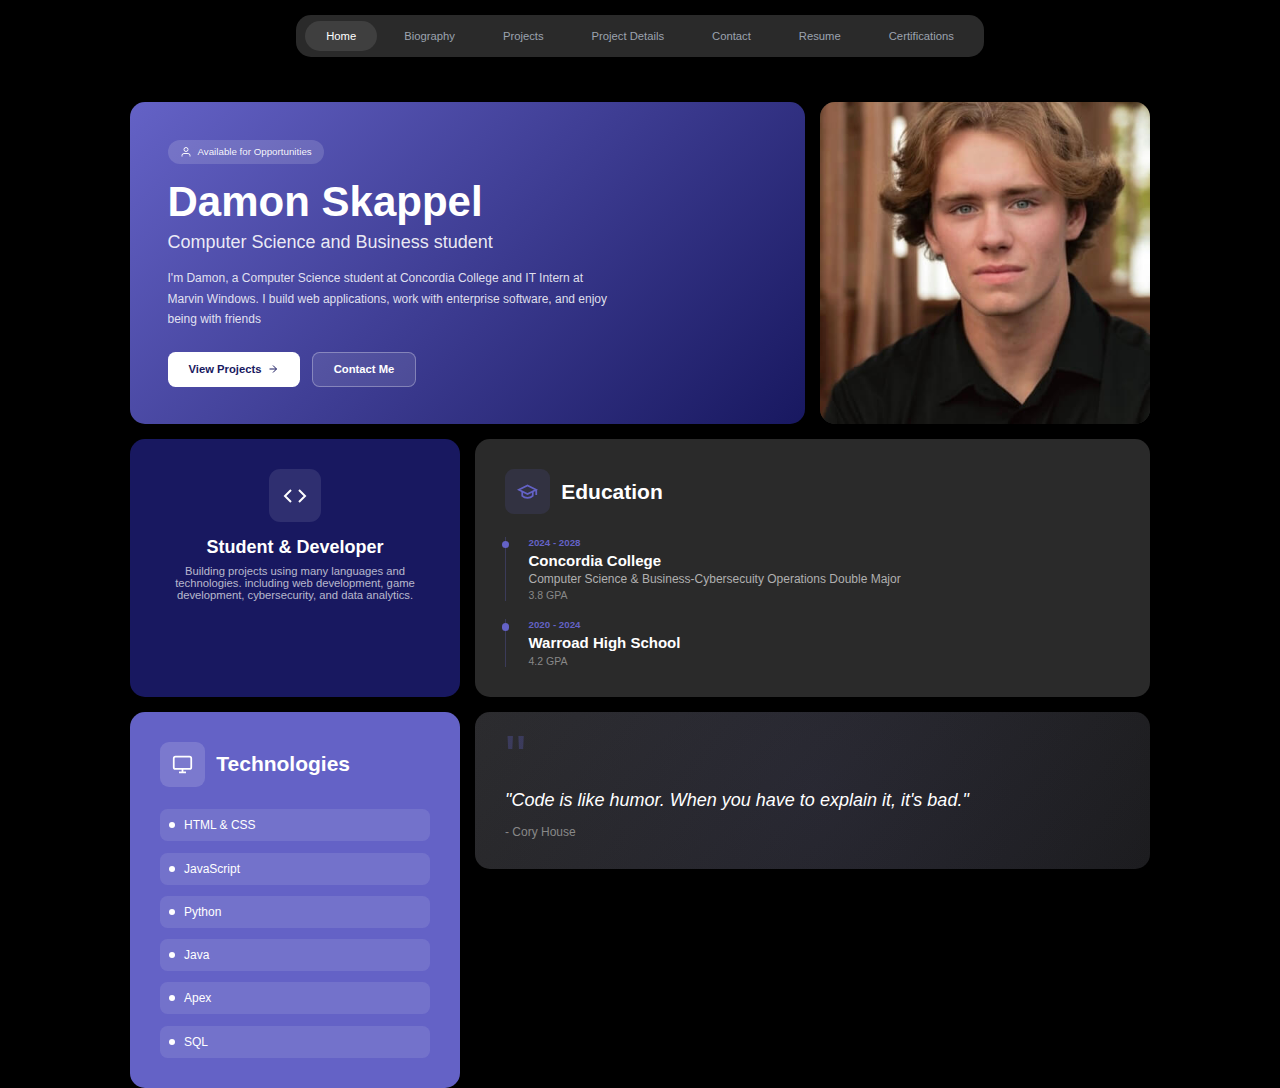
<file: index.html>
<!doctype html>
<html lang="en">
  <head>
    <meta charset="UTF-8" />
    <meta name="viewport" content="width=device-width, initial-scale=1.0" />
    <title>Damon Skappel - Home</title>
    <link rel="stylesheet" href="styles.css" />
    <script src="script.js"></script>
  </head>
  <body>
    <div class="mainpage">
      <nav class="slide-in-up">
        <div class="nav-container">
          <ul class="nav-menu">
            <li class="nav-item">
              <a href="index.html" class="nav-link active">Home</a>
            </li>
            <li class="nav-item">
              <a href="biography.html" class="nav-link">Biography</a>
            </li>
            <li class="nav-item">
              <a href="projects.html" class="nav-link">Projects</a>
            </li>
            <li class="nav-item">
              <a href="project-details.html" class="nav-link"
                >Project Details</a
              >
            </li>
            <li class="nav-item">
              <a href="contact.html" class="nav-link">Contact</a>
            </li>
            <li class="nav-item">
              <a href="resume.html" class="nav-link">Resume</a>
            </li>
            <li class="nav-item">
              <a href="certs.html" class="nav-link">Certifications</a>
            </li>
          </ul>
        </div>
      </nav>

      <div class="grid-container home-grid">
        <!-- Hero Section - slides from left -->
        <div class="grid-item home-hero slide-in-left delay-1">
          <div class="hero-content">
            <div class="hero-badge">
              <svg
                xmlns="http://www.w3.org/2000/svg"
                width="20"
                height="20"
                viewBox="0 0 24 24"
                fill="none"
                stroke="currentColor"
                stroke-width="2"
              >
                <path d="M20 21v-2a4 4 0 0 0-4-4H8a4 4 0 0 0-4 4v2"></path>
                <circle cx="12" cy="7" r="4"></circle>
              </svg>
              <span>Available for Opportunities</span>
            </div>
            <h1>Damon Skappel</h1>
            <p class="hero-subtitle">Computer Science and Business student</p>
            <p class="hero-description">
              I'm Damon, a Computer Science student at Concordia College and IT
              Intern at Marvin Windows. I build web applications, work with
              enterprise software, and enjoy being with friends
            </p>
          </div>
          <div class="hero-buttons">
            <a href="projects.html" class="btn btn-primary">
              View Projects
              <svg
                xmlns="http://www.w3.org/2000/svg"
                width="16"
                height="16"
                viewBox="0 0 24 24"
                fill="none"
                stroke="currentColor"
                stroke-width="2"
              >
                <line x1="5" y1="12" x2="19" y2="12"></line>
                <polyline points="12 5 19 12 12 19"></polyline>
              </svg>
            </a>
            <a href="contact.html" class="btn btn-secondary">Contact Me</a>
          </div>
        </div>

        <!-- Profile Image - slides from right -->
        <div class="grid-item home-image slide-in-right delay-2">
          <div class="image-frame">
            <img src="images/damonProfilePic.jpeg" alt="Damon with fish" />
            <div class="image-overlay">
              <p>Fishing Enthusiast</p>
            </div>
          </div>
        </div>

        <!-- Role Card - slides from left -->
        <div class="grid-item home-role slide-in-left delay-3">
          <div class="role-icon">
            <svg
              xmlns="http://www.w3.org/2000/svg"
              width="32"
              height="32"
              viewBox="0 0 24 24"
              fill="none"
              stroke="currentColor"
              stroke-width="2"
            >
              <polyline points="16 18 22 12 16 6"></polyline>
              <polyline points="8 6 2 12 8 18"></polyline>
            </svg>
          </div>
          <h2>Student & Developer</h2>
          <p>
            Building projects using many languages and technologies. including
            web development, game development, cybersecurity, and data
            analytics.
          </p>
        </div>

        <!-- Education Card - slides from right -->
        <div class="grid-item home-education slide-in-right delay-3">
          <div class="education-header">
            <div class="education-icon">
              <svg
                xmlns="http://www.w3.org/2000/svg"
                width="28"
                height="28"
                viewBox="0 0 24 24"
                fill="none"
                stroke="currentColor"
                stroke-width="2"
              >
                <path d="M22 10v6M2 10l10-5 10 5-10 5z"></path>
                <path d="M6 12v5c3 3 9 3 12 0v-5"></path>
              </svg>
            </div>
            <h2>Education</h2>
          </div>
          <div class="education-timeline">
            <div class="education-item">
              <div class="year">2024 - 2028</div>
              <div class="school">Concordia College</div>
              <div class="degree">
                Computer Science & Business-Cybersecuity Operations Double Major
              </div>
              <div class="detail">3.8 GPA</div>
            </div>
            <div class="education-item">
              <div class="year">2020 - 2024</div>
              <div class="school">Warroad High School</div>
              <div class="detail">4.2 GPA</div>
            </div>
          </div>
        </div>

        <!-- Technologies Card - slides from left -->
        <div class="grid-item home-tech slide-in-left delay-4">
          <div class="tech-header">
            <div class="tech-icon">
              <svg
                xmlns="http://www.w3.org/2000/svg"
                width="28"
                height="28"
                viewBox="0 0 24 24"
                fill="none"
                stroke="currentColor"
                stroke-width="2"
              >
                <rect x="2" y="3" width="20" height="14" rx="2"></rect>
                <line x1="8" y1="21" x2="16" y2="21"></line>
                <line x1="12" y1="17" x2="12" y2="21"></line>
              </svg>
            </div>
            <h2>Technologies</h2>
          </div>
          <div class="tech-grid">
            <div class="tech-item">
              <span class="tech-dot"></span>
              <span>HTML & CSS</span>
            </div>
            <div class="tech-item">
              <span class="tech-dot"></span>
              <span>JavaScript</span>
            </div>
            <div class="tech-item">
              <span class="tech-dot"></span>
              <span>Python</span>
            </div>
            <div class="tech-item">
              <span class="tech-dot"></span>
              <span>Java</span>
            </div>
            <div class="tech-item">
              <span class="tech-dot"></span>
              <span>Apex</span>
            </div>
            <div class="tech-item">
              <span class="tech-dot"></span>
              <span>SQL</span>
            </div>
          </div>
        </div>

        <!-- Quote Card - slides from bottom -->
        <div class="grid-item home-quote slide-in-up delay-5">
          <div class="quote-icon">"</div>
          <p class="quote-text">
            "Code is like humor. When you have to explain it, it's bad."
          </p>
          <p class="quote-author">- Cory House</p>
        </div>
      </div>
    </div>
  </body>
</html>
</file>
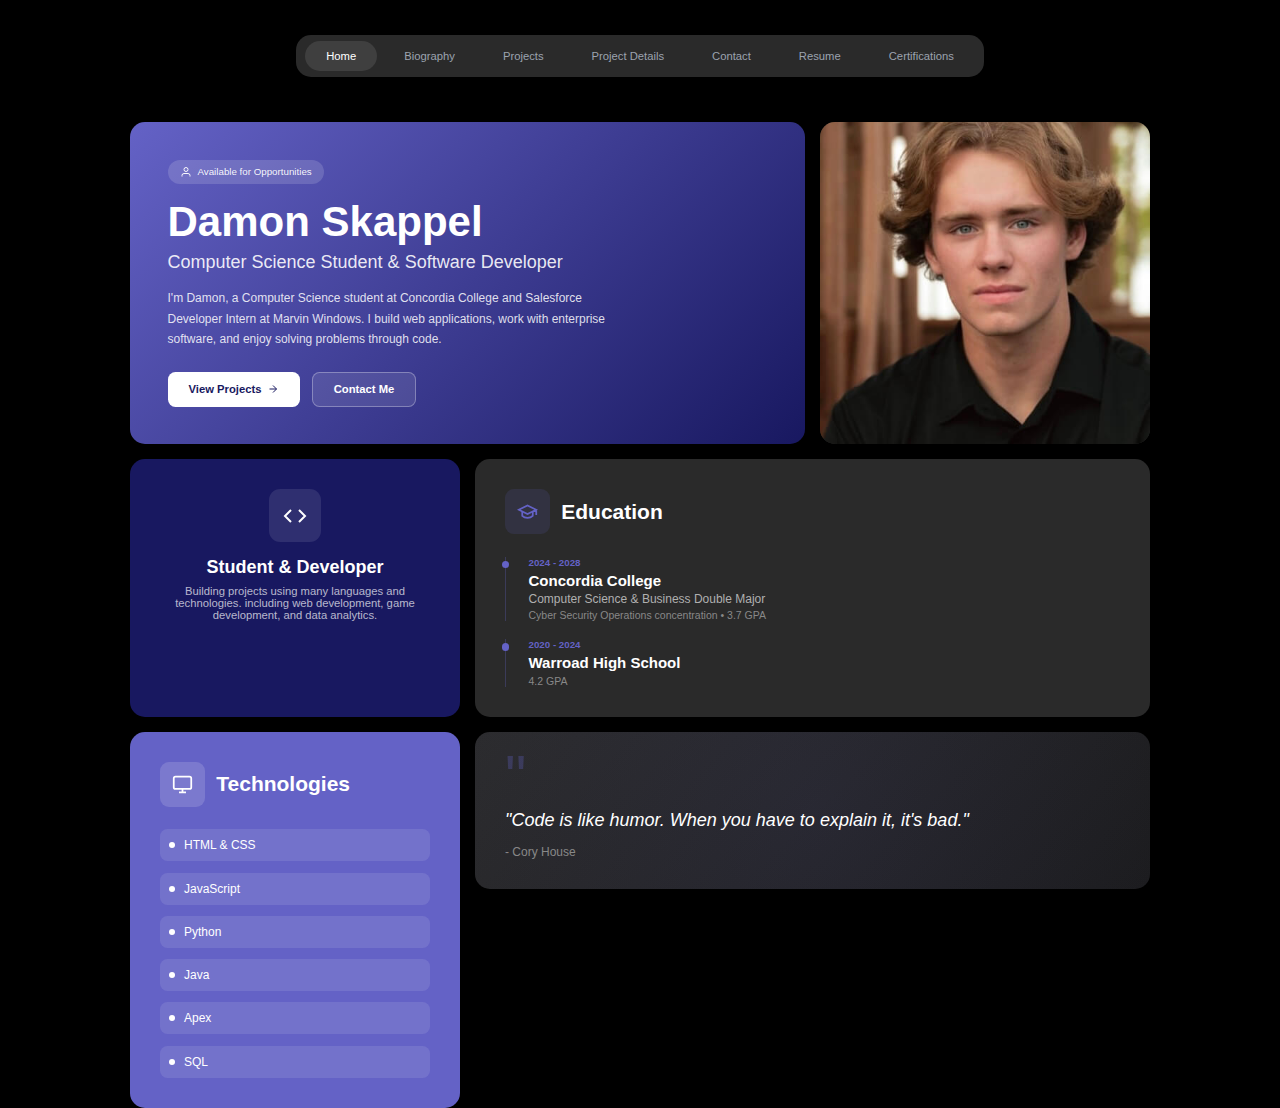
<file: deploy/index.html>
<!doctype html>
<html lang="en">
  <head>
    <meta charset="UTF-8" />
    <meta name="viewport" content="width=device-width, initial-scale=1.0" />
    <title>Damon Skappel - Home</title>
    <link rel="stylesheet" href="styles.css" />
    <script src="script.js"></script>
  </head>
  <body>
    <div class="mainpage">
      <nav class="slide-in-up">
        <div class="nav-container">
          <ul class="nav-menu">
            <li class="nav-item">
              <a href="index.html" class="nav-link active">Home</a>
            </li>
            <li class="nav-item">
              <a href="biography.html" class="nav-link">Biography</a>
            </li>
            <li class="nav-item">
              <a href="projects.html" class="nav-link">Projects</a>
            </li>
            <li class="nav-item">
              <a href="project-details.html" class="nav-link"
                >Project Details</a
              >
            </li>
            <li class="nav-item">
              <a href="contact.html" class="nav-link">Contact</a>
            </li>
            <li class="nav-item">
              <a href="resume.html" class="nav-link">Resume</a>
            </li>
            <li class="nav-item">
              <a href="certs.html" class="nav-link">Certifications</a>
            </li>
          </ul>
        </div>
      </nav>

      <div class="grid-container home-grid">
        <!-- Hero Section - slides from left -->
        <div class="grid-item home-hero slide-in-left delay-1">
          <div class="hero-content">
            <div class="hero-badge">
              <svg
                xmlns="http://www.w3.org/2000/svg"
                width="20"
                height="20"
                viewBox="0 0 24 24"
                fill="none"
                stroke="currentColor"
                stroke-width="2"
              >
                <path d="M20 21v-2a4 4 0 0 0-4-4H8a4 4 0 0 0-4 4v2"></path>
                <circle cx="12" cy="7" r="4"></circle>
              </svg>
              <span>Available for Opportunities</span>
            </div>
            <h1>Damon Skappel</h1>
            <p class="hero-subtitle">
              Computer Science Student & Software Developer
            </p>
            <p class="hero-description">
              I'm Damon, a Computer Science student at Concordia College and
              Salesforce Developer Intern at Marvin Windows. I build web
              applications, work with enterprise software, and enjoy solving
              problems through code.
            </p>
          </div>
          <div class="hero-buttons">
            <a href="projects.html" class="btn btn-primary">
              View Projects
              <svg
                xmlns="http://www.w3.org/2000/svg"
                width="16"
                height="16"
                viewBox="0 0 24 24"
                fill="none"
                stroke="currentColor"
                stroke-width="2"
              >
                <line x1="5" y1="12" x2="19" y2="12"></line>
                <polyline points="12 5 19 12 12 19"></polyline>
              </svg>
            </a>
            <a href="contact.html" class="btn btn-secondary">Contact Me</a>
          </div>
        </div>

        <!-- Profile Image - slides from right -->
        <div class="grid-item home-image slide-in-right delay-2">
          <div class="image-frame">
            <img src="images/damonProfilePic.jpeg" alt="Damon with fish" />
            <div class="image-overlay">
              <p>Fishing Enthusiast</p>
            </div>
          </div>
        </div>

        <!-- Role Card - slides from left -->
        <div class="grid-item home-role slide-in-left delay-3">
          <div class="role-icon">
            <svg
              xmlns="http://www.w3.org/2000/svg"
              width="32"
              height="32"
              viewBox="0 0 24 24"
              fill="none"
              stroke="currentColor"
              stroke-width="2"
            >
              <polyline points="16 18 22 12 16 6"></polyline>
              <polyline points="8 6 2 12 8 18"></polyline>
            </svg>
          </div>
          <h2>Student & Developer</h2>
          <p>
            Building projects using many languages and technologies. including
            web development, game development, and data analytics.
          </p>
        </div>

        <!-- Education Card - slides from right -->
        <div class="grid-item home-education slide-in-right delay-3">
          <div class="education-header">
            <div class="education-icon">
              <svg
                xmlns="http://www.w3.org/2000/svg"
                width="28"
                height="28"
                viewBox="0 0 24 24"
                fill="none"
                stroke="currentColor"
                stroke-width="2"
              >
                <path d="M22 10v6M2 10l10-5 10 5-10 5z"></path>
                <path d="M6 12v5c3 3 9 3 12 0v-5"></path>
              </svg>
            </div>
            <h2>Education</h2>
          </div>
          <div class="education-timeline">
            <div class="education-item">
              <div class="year">2024 - 2028</div>
              <div class="school">Concordia College</div>
              <div class="degree">Computer Science & Business Double Major</div>
              <div class="detail">
                Cyber Security Operations concentration • 3.7 GPA
              </div>
            </div>
            <div class="education-item">
              <div class="year">2020 - 2024</div>
              <div class="school">Warroad High School</div>
              <div class="detail">4.2 GPA</div>
            </div>
          </div>
        </div>

        <!-- Technologies Card - slides from left -->
        <div class="grid-item home-tech slide-in-left delay-4">
          <div class="tech-header">
            <div class="tech-icon">
              <svg
                xmlns="http://www.w3.org/2000/svg"
                width="28"
                height="28"
                viewBox="0 0 24 24"
                fill="none"
                stroke="currentColor"
                stroke-width="2"
              >
                <rect x="2" y="3" width="20" height="14" rx="2"></rect>
                <line x1="8" y1="21" x2="16" y2="21"></line>
                <line x1="12" y1="17" x2="12" y2="21"></line>
              </svg>
            </div>
            <h2>Technologies</h2>
          </div>
          <div class="tech-grid">
            <div class="tech-item">
              <span class="tech-dot"></span>
              <span>HTML & CSS</span>
            </div>
            <div class="tech-item">
              <span class="tech-dot"></span>
              <span>JavaScript</span>
            </div>
            <div class="tech-item">
              <span class="tech-dot"></span>
              <span>Python</span>
            </div>
            <div class="tech-item">
              <span class="tech-dot"></span>
              <span>Java</span>
            </div>
            <div class="tech-item">
              <span class="tech-dot"></span>
              <span>Apex</span>
            </div>
            <div class="tech-item">
              <span class="tech-dot"></span>
              <span>SQL</span>
            </div>
          </div>
        </div>

        <!-- Quote Card - slides from bottom -->
        <div class="grid-item home-quote slide-in-up delay-5">
          <div class="quote-icon">"</div>
          <p class="quote-text">
            "Code is like humor. When you have to explain it, it's bad."
          </p>
          <p class="quote-author">- Cory House</p>
        </div>
      </div>
    </div>
  </body>
</html>
</file>
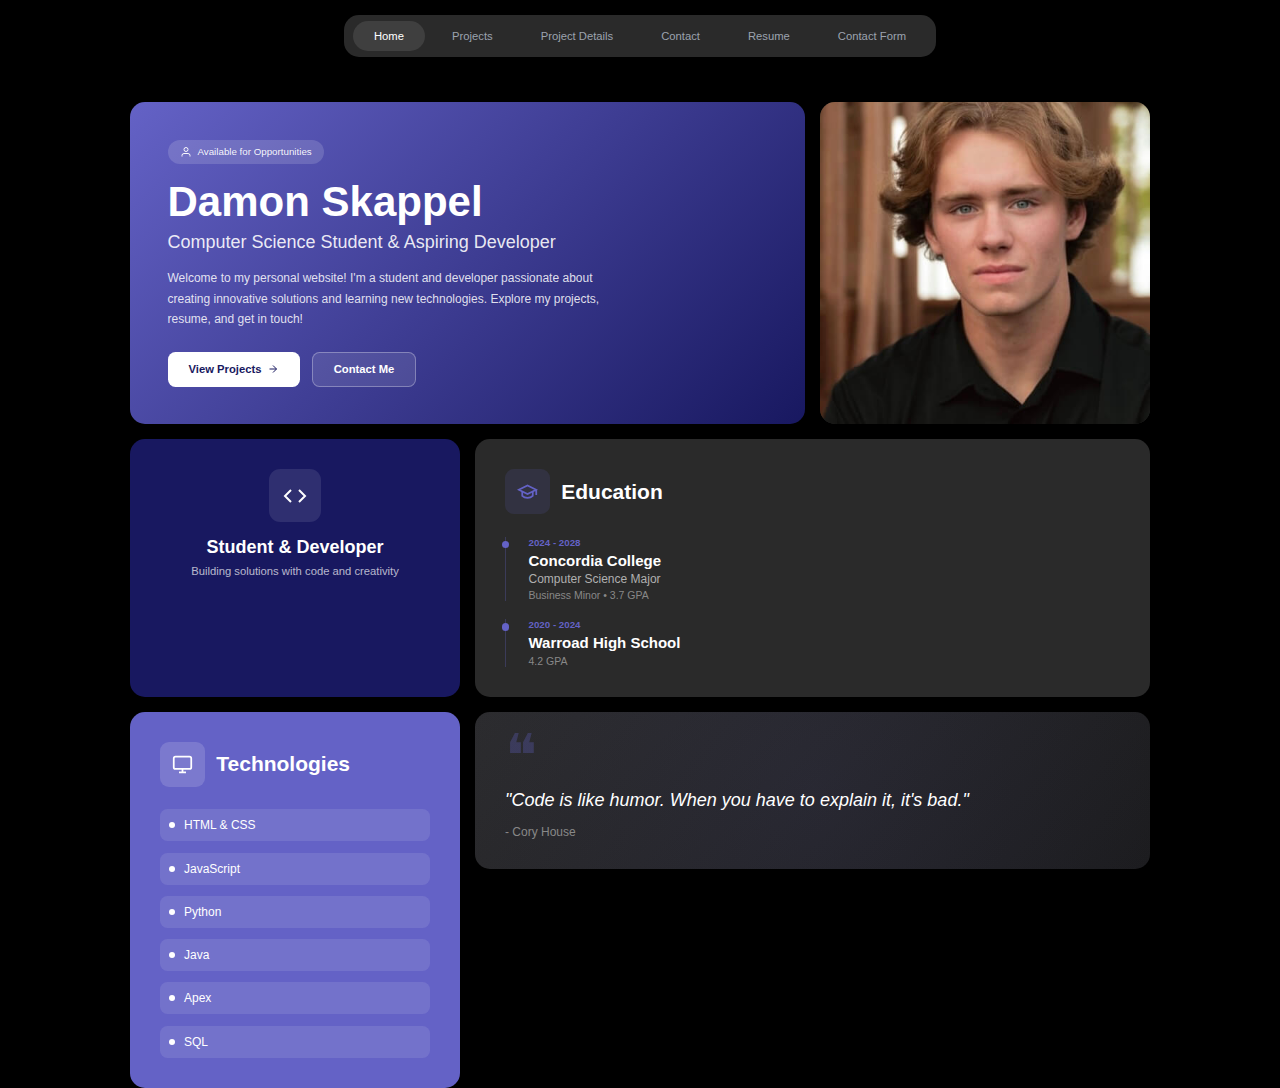
<file: src/index.html>
<!DOCTYPE html>
<html lang="en">
  <head>
    <meta charset="UTF-8" />
    <meta name="viewport" content="width=device-width, initial-scale=1.0" />
    <title>Damon Skappel - Home</title>
    <link rel="stylesheet" href="styles.css" />
    <script src="script.js"></script>
  </head>
  <body>
    <div class="mainpage">
      <!-- Nav slides down from top -->
      <nav class="slide-in-up">
        <div class="nav-container">
          <ul class="nav-menu">
            <li class="nav-item">
              <a href="index.html" class="nav-link active">Home</a>
            </li>
            <li class="nav-item">
              <a href="projects.html" class="nav-link">Projects</a>
            </li>
            <li class="nav-item">
              <a href="projectDetails.html" class="nav-link">Project Details</a>
            </li>
            <li class="nav-item">
              <a href="contact.html" class="nav-link">Contact</a>
            </li>
            <li class="nav-item">
              <a href="resumeHTML.html" class="nav-link">Resume</a>
            </li>
            <li class="nav-item">
              <a href="contactFormPage.html" class="nav-link">Contact Form</a>
            </li>
          </ul>
        </div>
      </nav>

      <div class="grid-container home-grid">
        <!-- Hero Section - slides from left -->
        <div class="grid-item home-hero slide-in-left delay-1">
          <div class="hero-content">
            <div class="hero-badge">
              <svg
                xmlns="http://www.w3.org/2000/svg"
                width="20"
                height="20"
                viewBox="0 0 24 24"
                fill="none"
                stroke="currentColor"
                stroke-width="2"
              >
                <path d="M20 21v-2a4 4 0 0 0-4-4H8a4 4 0 0 0-4 4v2"></path>
                <circle cx="12" cy="7" r="4"></circle>
              </svg>
              <span>Available for Opportunities</span>
            </div>
            <h1>Damon Skappel</h1>
            <p class="hero-subtitle">
              Computer Science Student & Aspiring Developer
            </p>
            <p class="hero-description">
              Welcome to my personal website! I'm a student and developer
              passionate about creating innovative solutions and learning new
              technologies. Explore my projects, resume, and get in touch!
            </p>
          </div>
          <div class="hero-buttons">
            <a href="projects.html" class="btn btn-primary">
              View Projects
              <svg
                xmlns="http://www.w3.org/2000/svg"
                width="16"
                height="16"
                viewBox="0 0 24 24"
                fill="none"
                stroke="currentColor"
                stroke-width="2"
              >
                <line x1="5" y1="12" x2="19" y2="12"></line>
                <polyline points="12 5 19 12 12 19"></polyline>
              </svg>
            </a>
            <a href="contact.html" class="btn btn-secondary">Contact Me</a>
          </div>
        </div>

        <!-- Profile Image - slides from right -->
        <div class="grid-item home-image slide-in-right delay-2">
          <div class="image-frame">
            <img src="../images/damonProfilePic.jpeg" alt="Damon with fish" />
            <div class="image-overlay">
              <p>Fishing Enthusiast 🎣</p>
            </div>
          </div>
        </div>

        <!-- Role Card - slides from left -->
        <div class="grid-item home-role slide-in-left delay-3">
          <div class="role-icon">
            <svg
              xmlns="http://www.w3.org/2000/svg"
              width="32"
              height="32"
              viewBox="0 0 24 24"
              fill="none"
              stroke="currentColor"
              stroke-width="2"
            >
              <polyline points="16 18 22 12 16 6"></polyline>
              <polyline points="8 6 2 12 8 18"></polyline>
            </svg>
          </div>
          <h2>Student & Developer</h2>
          <p>Building solutions with code and creativity</p>
        </div>

        <!-- Education Card - slides from right -->
        <div class="grid-item home-education slide-in-right delay-3">
          <div class="education-header">
            <div class="education-icon">
              <svg
                xmlns="http://www.w3.org/2000/svg"
                width="28"
                height="28"
                viewBox="0 0 24 24"
                fill="none"
                stroke="currentColor"
                stroke-width="2"
              >
                <path d="M22 10v6M2 10l10-5 10 5-10 5z"></path>
                <path d="M6 12v5c3 3 9 3 12 0v-5"></path>
              </svg>
            </div>
            <h2>Education</h2>
          </div>
          <div class="education-timeline">
            <div class="education-item">
              <div class="year">2024 - 2028</div>
              <div class="school">Concordia College</div>
              <div class="degree">Computer Science Major</div>
              <div class="detail">Business Minor • 3.7 GPA</div>
            </div>
            <div class="education-item">
              <div class="year">2020 - 2024</div>
              <div class="school">Warroad High School</div>
              <div class="detail">4.2 GPA</div>
            </div>
          </div>
        </div>

        <!-- Technologies Card - slides from left -->
        <div class="grid-item home-tech slide-in-left delay-4">
          <div class="tech-header">
            <div class="tech-icon">
              <svg
                xmlns="http://www.w3.org/2000/svg"
                width="28"
                height="28"
                viewBox="0 0 24 24"
                fill="none"
                stroke="currentColor"
                stroke-width="2"
              >
                <rect x="2" y="3" width="20" height="14" rx="2"></rect>
                <line x1="8" y1="21" x2="16" y2="21"></line>
                <line x1="12" y1="17" x2="12" y2="21"></line>
              </svg>
            </div>
            <h2>Technologies</h2>
          </div>
          <div class="tech-grid">
            <div class="tech-item">
              <span class="tech-dot"></span>
              <span>HTML & CSS</span>
            </div>
            <div class="tech-item">
              <span class="tech-dot"></span>
              <span>JavaScript</span>
            </div>
            <div class="tech-item">
              <span class="tech-dot"></span>
              <span>Python</span>
            </div>
            <div class="tech-item">
              <span class="tech-dot"></span>
              <span>Java</span>
            </div>
            <div class="tech-item">
              <span class="tech-dot"></span>
              <span>Apex</span>
            </div>
            <div class="tech-item">
              <span class="tech-dot"></span>
              <span>SQL</span>
            </div>
          </div>
        </div>

        <!-- Quote Card - slides from bottom -->
        <div class="grid-item home-quote slide-in-up delay-5">
          <div class="quote-icon">❝</div>
          <p class="quote-text">
            "Code is like humor. When you have to explain it, it's bad."
          </p>
          <p class="quote-author">- Cory House</p>
        </div>
      </div>
    </div>
  </body>
</html>
</file>
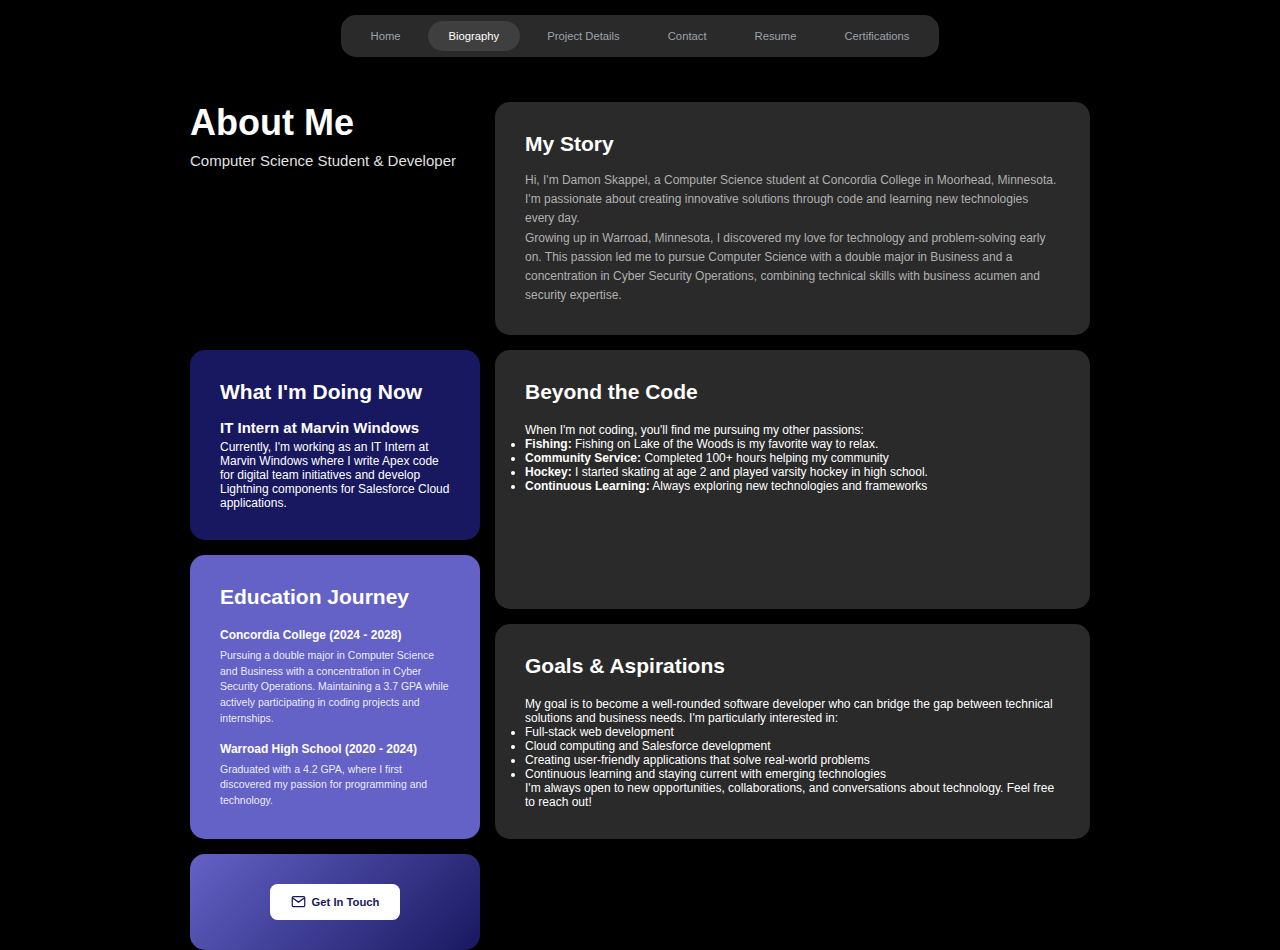
<file: biography.html>
<!doctype html>
<html lang="en">
  <head>
    <meta charset="UTF-8" />
    <meta name="viewport" content="width=device-width, initial-scale=1.0" />
    <title>Biography - Damon Skappel</title>
    <link rel="stylesheet" href="styles.css" />
    <script src="script.js"></script>
  </head>
  <body>
    <div class="mainpage">
      <nav class="slide-in-up">
        <div class="nav-container">
          <ul class="nav-menu">
            <li class="nav-item">
              <a href="index.html" class="nav-link">Home</a>
            </li>
            <li class="nav-item">
              <a href="biography.html" class="nav-link active">Biography</a>
            </li>
            <!-- <li class="nav-item">
              <a href="projects.html" class="nav-link">Projects</a>
            </li> -->
            <li class="nav-item">
              <a href="project-details.html" class="nav-link"
                >Project Details</a
              >
            </li>
            <li class="nav-item">
              <a href="contact.html" class="nav-link">Contact</a>
            </li>
            <li class="nav-item">
              <a href="resume.html" class="nav-link">Resume</a>
            </li>
            <li class="nav-item">
              <a href="certs.html" class="nav-link">Certifications</a>
            </li>
          </ul>
        </div>
      </nav>

      <div class="grid-container">
        <!-- Header Section -->
        <div class="grid-item resume-header slide-in-up delay-1">
          <h1>About Me</h1>
          <p class="subtitle">Computer Science Student & Developer</p>
        </div>

        <!-- Biography Content -->
        <div class="grid-item resume-summary slide-in-left delay-2">
          <h2>My Story</h2>
          <p>
            Hi, I'm Damon Skappel, a Computer Science student at Concordia
            College in Moorhead, Minnesota. I'm passionate about creating
            innovative solutions through code and learning new technologies
            every day.
          </p>
          <p>
            Growing up in Warroad, Minnesota, I discovered my love for
            technology and problem-solving early on. This passion led me to
            pursue Computer Science with a double major in Business and a
            concentration in Cyber Security Operations, combining technical
            skills with business acumen and security expertise.
          </p>
        </div>

        <!-- Current Role -->
        <div class="grid-item resume-education slide-in-right delay-2">
          <h2>What I'm Doing Now</h2>
          <div class="resume-item">
            <h3>IT Intern at Marvin Windows</h3>
            <p>
              Currently, I'm working as an IT Intern at Marvin Windows where I
              write Apex code for digital team initiatives and develop Lightning
              components for Salesforce Cloud applications.
            </p>
          </div>
        </div>

        <!-- Interests & Hobbies -->
        <div class="grid-item resume-experience slide-in-left delay-3">
          <h2>Beyond the Code</h2>
          <p>When I'm not coding, you'll find me pursuing my other passions:</p>
          <ul>
            <li>
              <strong>Fishing:</strong> Fishing on Lake of the Woods is my
              favorite way to relax.
            </li>
            <li>
              <strong>Community Service:</strong> Completed 100+ hours helping
              my community
            </li>
            <li>
              <strong>Hockey:</strong> I started skating at age 2 and played
              varsity hockey in high school.
            </li>
            <li>
              <strong>Continuous Learning:</strong> Always exploring new
              technologies and frameworks
            </li>
          </ul>
        </div>

        <!-- Education Journey -->
        <div class="grid-item resume-skills slide-in-right delay-3">
          <h2>Education Journey</h2>

          <div class="skill-group">
            <h4>Concordia College (2024 - 2028)</h4>
            <p>
              Pursuing a double major in Computer Science and Business with a
              concentration in Cyber Security Operations. Maintaining a 3.7 GPA
              while actively participating in coding projects and internships.
            </p>
          </div>

          <div class="skill-group">
            <h4>Warroad High School (2020 - 2024)</h4>
            <p>
              Graduated with a 4.2 GPA, where I first discovered my passion for
              programming and technology.
            </p>
          </div>
        </div>

        <!-- Goals & Aspirations -->
        <div class="grid-item resume-projects slide-in-left delay-4">
          <h2>Goals & Aspirations</h2>
          <p>
            My goal is to become a well-rounded software developer who can
            bridge the gap between technical solutions and business needs. I'm
            particularly interested in:
          </p>
          <ul>
            <li>Full-stack web development</li>
            <li>Cloud computing and Salesforce development</li>
            <li>
              Creating user-friendly applications that solve real-world problems
            </li>
            <li>
              Continuous learning and staying current with emerging technologies
            </li>
          </ul>
          <p>
            I'm always open to new opportunities, collaborations, and
            conversations about technology. Feel free to reach out!
          </p>
        </div>

        <!-- Contact CTA -->
        <div class="grid-item resume-download slide-in-up delay-5">
          <a href="contact.html" class="btn btn-primary">
            <svg
              xmlns="http://www.w3.org/2000/svg"
              width="20"
              height="20"
              viewBox="0 0 24 24"
              fill="none"
              stroke="currentColor"
              stroke-width="2"
            >
              <path
                d="M4 4h16c1.1 0 2 .9 2 2v12c0 1.1-.9 2-2 2H4c-1.1 0-2-.9-2-2V6c0-1.1.9-2 2-2z"
              ></path>
              <polyline points="22,6 12,13 2,6"></polyline>
            </svg>
            Get In Touch
          </a>
        </div>
      </div>
    </div>
  </body>
</html>
</file>
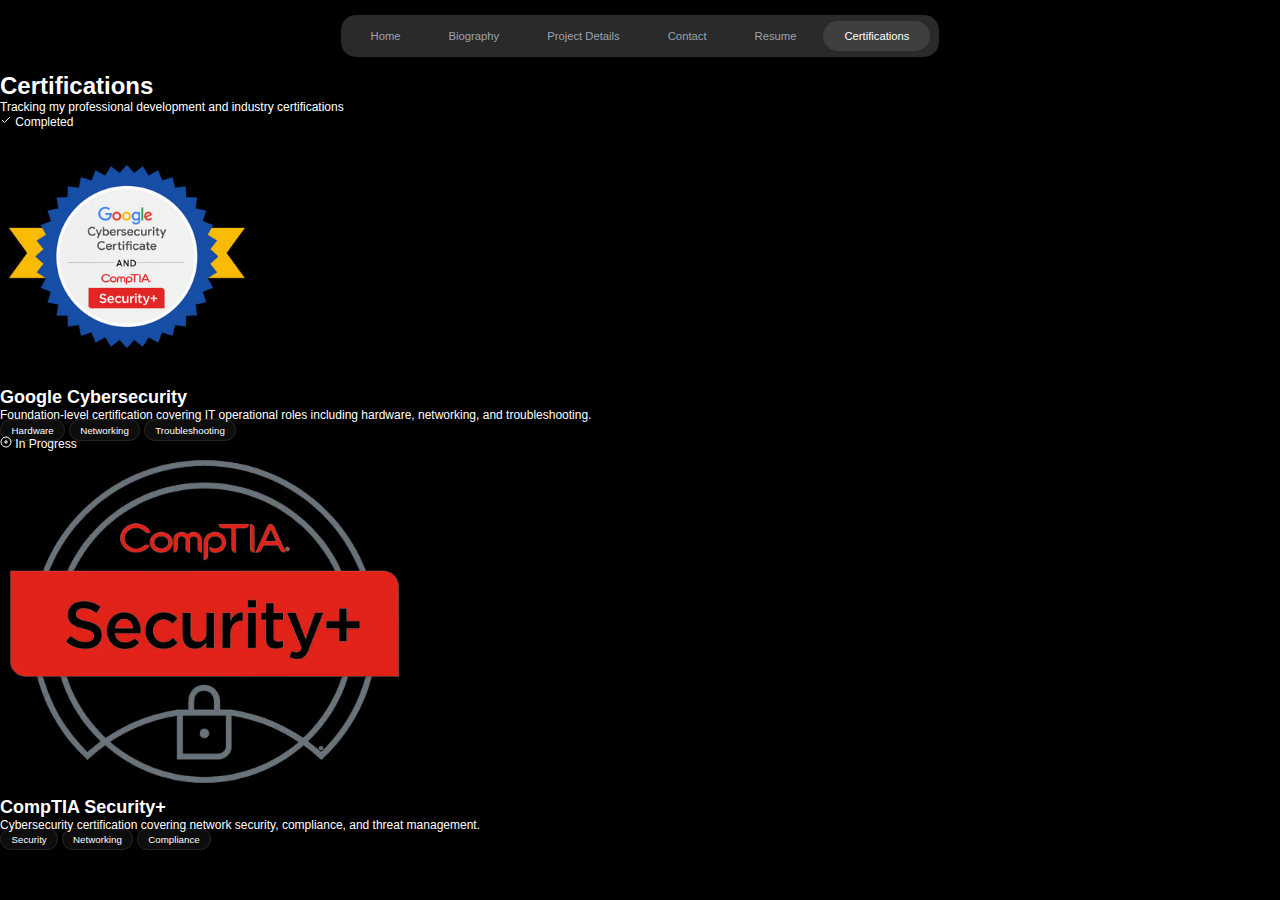
<file: certs.html>
<!doctype html>
<html lang="en">
  <head>
    <meta charset="UTF-8" />
    <meta name="viewport" content="width=device-width, initial-scale=1.0" />
    <title>Certifications - Damon Skappel</title>
    <link rel="stylesheet" href="styles.css" />
    <script src="script.js"></script>
  </head>
  <body>
    <div class="mainpage">
      <nav class="slide-in-up">
        <div class="nav-container">
          <ul class="nav-menu">
            <li class="nav-item">
              <a href="index.html" class="nav-link">Home</a>
            </li>
            <li class="nav-item">
              <a href="biography.html" class="nav-link">Biography</a>
            </li>
            <!-- <li class="nav-item">
              <a href="projects.html" class="nav-link">Projects</a>
            </li> -->
            <li class="nav-item">
              <a href="project-details.html" class="nav-link"
                >Project Details</a
              >
            </li>
            <li class="nav-item">
              <a href="contact.html" class="nav-link">Contact</a>
            </li>
            <li class="nav-item">
              <a href="resume.html" class="nav-link">Resume</a>
            </li>
            <li class="nav-item">
              <a href="certs.html" class="nav-link active">Certifications</a>
            </li>
          </ul>
        </div>
      </nav>

      <div class="certs-page-container">
        <div class="certs-header slide-in-up delay-1">
          <h1>Certifications</h1>
          <p>
            Tracking my professional development and industry certifications
          </p>
        </div>

        <div class="certs-grid">
          <!-- Example Cert 1: Completed -->
          <div class="cert-card cert-completed slide-in-left delay-2">
            <div class="cert-status-badge status-completed">
              <svg
                xmlns="http://www.w3.org/2000/svg"
                width="16"
                height="16"
                viewBox="0 0 24 24"
                fill="none"
                stroke="currentColor"
                stroke-width="2"
              >
                <polyline points="20 6 9 17 4 12"></polyline>
              </svg>
              <span>Completed</span>
            </div>

            <div class="cert-image">
              <img
                src="images/GoogleCyberSecurityCert.png"
                alt="Google Cybersecurity Certification Badge"
              />
            </div>

            <h2>Google Cybersecurity</h2>

            <p class="cert-description">
              Foundation-level certification covering IT operational roles
              including hardware, networking, and troubleshooting.
            </p>

            <div class="cert-tags">
              <span class="tag">Hardware</span>
              <span class="tag">Networking</span>
              <span class="tag">Troubleshooting</span>
            </div>
          </div>

          <!-- Example Cert 3: Planned -->
          <div class="cert-card cert-in-progress slide-in-right delay-2">
            <div class="cert-status-badge status-in-progress">
              <svg
                xmlns="http://www.w3.org/2000/svg"
                width="16"
                height="16"
                viewBox="0 0 24 24"
                fill="none"
                stroke="currentColor"
                stroke-width="2"
              >
                <circle cx="12" cy="12" r="10"></circle>
                <line x1="12" y1="8" x2="12" y2="16"></line>
                <line x1="8" y1="12" x2="16" y2="12"></line>
              </svg>
              <span>In Progress</span>
            </div>

            <div class="cert-image">
              <img
                src="images/comptiaSecurityPlusImg.avif"
                alt="Certification Badge"
              />
            </div>

            <h2>CompTIA Security+</h2>

            <p class="cert-description">
              Cybersecurity certification covering network security, compliance,
              and threat management.
            </p>

            <div class="cert-tags">
              <span class="tag">Security</span>
              <span class="tag">Networking</span>
              <span class="tag">Compliance</span>
            </div>
          </div>
        </div>
      </div>
    </div>
  </body>
</html>
</file>
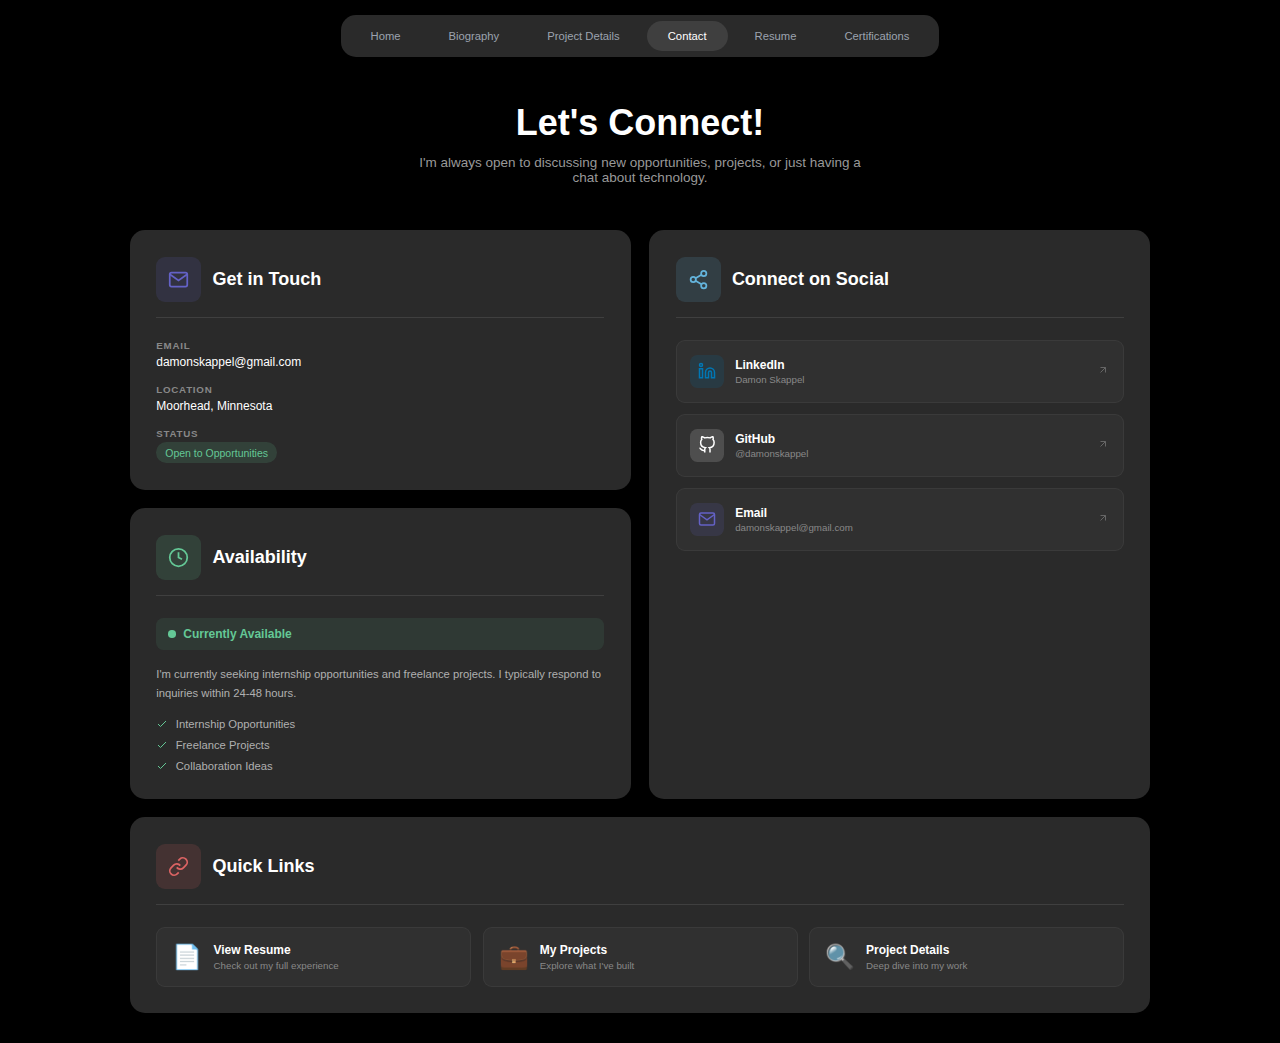
<file: contact.html>
<!doctype html>
<html lang="en">
  <head>
    <meta charset="UTF-8" />
    <meta name="viewport" content="width=device-width, initial-scale=1.0" />
    <title>Contact - Damon Skappel</title>
    <link rel="stylesheet" href="styles.css" />
    <script src="script.js"></script>
  </head>
  <body>
    <div class="mainpage">
      <nav class="slide-in-up">
        <div class="nav-container">
          <ul class="nav-menu">
            <li class="nav-item">
              <a href="index.html" class="nav-link">Home</a>
            </li>
            <li class="nav-item">
              <a href="biography.html" class="nav-link">Biography</a>
            </li>
            <!-- <li class="nav-item">
              <a href="projects.html" class="nav-link">Projects</a>
            </li> -->
            <li class="nav-item">
              <a href="project-details.html" class="nav-link"
                >Project Details</a
              >
            </li>
            <li class="nav-item">
              <a href="contact.html" class="nav-link active">Contact</a>
            </li>
            <li class="nav-item">
              <a href="resume.html" class="nav-link">Resume</a>
            </li>
            <li class="nav-item">
              <a href="certs.html" class="nav-link">Certifications</a>
            </li>
          </ul>
        </div>
      </nav>

      <div class="contact-page-container">
        <!-- Contact Header -->
        <div class="contact-header slide-in-up delay-1">
          <h1>Let's Connect!</h1>
          <p>
            I'm always open to discussing new opportunities, projects, or just
            having a chat about technology.
          </p>
        </div>

        <div class="contact-grid">
          <!-- Contact Info Card -->
          <div class="contact-card info-card slide-in-left delay-2">
            <div class="card-header">
              <div class="card-icon email-icon">
                <svg
                  xmlns="http://www.w3.org/2000/svg"
                  width="28"
                  height="28"
                  viewBox="0 0 24 24"
                  fill="none"
                  stroke="currentColor"
                  stroke-width="2"
                >
                  <path
                    d="M4 4h16c1.1 0 2 .9 2 2v12c0 1.1-.9 2-2 2H4c-1.1 0-2-.9-2-2V6c0-1.1.9-2 2-2z"
                  ></path>
                  <polyline points="22,6 12,13 2,6"></polyline>
                </svg>
              </div>
              <h2>Get in Touch</h2>
            </div>
            <div class="contact-details">
              <div class="detail-item">
                <div class="detail-label">Email</div>
                <a href="mailto:damonskappel@gmail.com" class="detail-value"
                  >damonskappel@gmail.com</a
                >
              </div>
              <div class="detail-item">
                <div class="detail-label">Location</div>
                <div class="detail-value">Moorhead, Minnesota</div>
              </div>
              <div class="detail-item">
                <div class="detail-label">Status</div>
                <div class="detail-value">
                  <span class="status-badge">Open to Opportunities</span>
                </div>
              </div>
            </div>
          </div>

          <!-- Social Links Card -->
          <div class="contact-card social-card slide-in-right delay-2">
            <div class="card-header">
              <div class="card-icon social-icon">
                <svg
                  xmlns="http://www.w3.org/2000/svg"
                  width="28"
                  height="28"
                  viewBox="0 0 24 24"
                  fill="none"
                  stroke="currentColor"
                  stroke-width="2"
                >
                  <circle cx="18" cy="5" r="3"></circle>
                  <circle cx="6" cy="12" r="3"></circle>
                  <circle cx="18" cy="19" r="3"></circle>
                  <line x1="8.59" y1="13.51" x2="15.42" y2="17.49"></line>
                  <line x1="15.41" y1="6.51" x2="8.59" y2="10.49"></line>
                </svg>
              </div>
              <h2>Connect on Social</h2>
            </div>
            <div class="social-links-grid">
              <a
                href="https://www.linkedin.com/in/damon-skappel/"
                target="_blank"
                class="social-link linkedin"
              >
                <div class="social-link-icon">
                  <svg
                    xmlns="http://www.w3.org/2000/svg"
                    width="24"
                    height="24"
                    viewBox="0 0 24 24"
                    fill="none"
                    stroke="currentColor"
                    stroke-width="2"
                  >
                    <path
                      d="M16 8a6 6 0 0 1 6 6v7h-4v-7a2 2 0 0 0-2-2 2 2 0 0 0-2 2v7h-4v-7a6 6 0 0 1 6-6z"
                    ></path>
                    <rect x="2" y="9" width="4" height="12"></rect>
                    <circle cx="4" cy="4" r="2"></circle>
                  </svg>
                </div>
                <div class="social-link-content">
                  <div class="social-link-name">LinkedIn</div>
                  <div class="social-link-handle">Damon Skappel</div>
                </div>
                <div class="social-link-arrow">
                  <svg
                    xmlns="http://www.w3.org/2000/svg"
                    width="16"
                    height="16"
                    viewBox="0 0 24 24"
                    fill="none"
                    stroke="currentColor"
                    stroke-width="2"
                  >
                    <line x1="7" y1="17" x2="17" y2="7"></line>
                    <polyline points="7 7 17 7 17 17"></polyline>
                  </svg>
                </div>
              </a>

              <a
                href="https://github.com/damonskappel"
                target="_blank"
                class="social-link github"
              >
                <div class="social-link-icon">
                  <svg
                    xmlns="http://www.w3.org/2000/svg"
                    width="24"
                    height="24"
                    viewBox="0 0 24 24"
                    fill="none"
                    stroke="currentColor"
                    stroke-width="2"
                  >
                    <path
                      d="M9 19c-5 1.5-5-2.5-7-3m14 6v-3.87a3.37 3.37 0 0 0-.94-2.61c3.14-.35 6.44-1.54 6.44-7A5.44 5.44 0 0 0 20 4.77 5.07 5.07 0 0 0 19.91 1S18.73.65 16 2.48a13.38 13.38 0 0 0-7 0C6.27.65 5.09 1 5.09 1A5.07 5.07 0 0 0 5 4.77a5.44 5.44 0 0 0-1.5 3.78c0 5.42 3.3 6.61 6.44 7A3.37 3.37 0 0 0 9 18.13V22"
                    ></path>
                  </svg>
                </div>
                <div class="social-link-content">
                  <div class="social-link-name">GitHub</div>
                  <div class="social-link-handle">@damonskappel</div>
                </div>
                <div class="social-link-arrow">
                  <svg
                    xmlns="http://www.w3.org/2000/svg"
                    width="16"
                    height="16"
                    viewBox="0 0 24 24"
                    fill="none"
                    stroke="currentColor"
                    stroke-width="2"
                  >
                    <line x1="7" y1="17" x2="17" y2="7"></line>
                    <polyline points="7 7 17 7 17 17"></polyline>
                  </svg>
                </div>
              </a>

              <a href="mailto:damonskappel@gmail.com" class="social-link email">
                <div class="social-link-icon">
                  <svg
                    xmlns="http://www.w3.org/2000/svg"
                    width="24"
                    height="24"
                    viewBox="0 0 24 24"
                    fill="none"
                    stroke="currentColor"
                    stroke-width="2"
                  >
                    <path
                      d="M4 4h16c1.1 0 2 .9 2 2v12c0 1.1-.9 2-2 2H4c-1.1 0-2-.9-2-2V6c0-1.1.9-2 2-2z"
                    ></path>
                    <polyline points="22,6 12,13 2,6"></polyline>
                  </svg>
                </div>
                <div class="social-link-content">
                  <div class="social-link-name">Email</div>
                  <div class="social-link-handle">damonskappel@gmail.com</div>
                </div>
                <div class="social-link-arrow">
                  <svg
                    xmlns="http://www.w3.org/2000/svg"
                    width="16"
                    height="16"
                    viewBox="0 0 24 24"
                    fill="none"
                    stroke="currentColor"
                    stroke-width="2"
                  >
                    <line x1="7" y1="17" x2="17" y2="7"></line>
                    <polyline points="7 7 17 7 17 17"></polyline>
                  </svg>
                </div>
              </a>
            </div>
          </div>

          <!-- Availability Card -->
          <div class="contact-card availability-card slide-in-left delay-3">
            <div class="card-header">
              <div class="card-icon availability-icon">
                <svg
                  xmlns="http://www.w3.org/2000/svg"
                  width="28"
                  height="28"
                  viewBox="0 0 24 24"
                  fill="none"
                  stroke="currentColor"
                  stroke-width="2"
                >
                  <circle cx="12" cy="12" r="10"></circle>
                  <polyline points="12 6 12 12 16 14"></polyline>
                </svg>
              </div>
              <h2>Availability</h2>
            </div>
            <div class="availability-content">
              <div class="availability-status">
                <div class="status-indicator"></div>
                <span>Currently Available</span>
              </div>
              <p class="availability-text">
                I'm currently seeking internship opportunities and freelance
                projects. I typically respond to inquiries within 24-48 hours.
              </p>
              <div class="availability-list">
                <div class="availability-item">
                  <svg
                    xmlns="http://www.w3.org/2000/svg"
                    width="16"
                    height="16"
                    viewBox="0 0 24 24"
                    fill="none"
                    stroke="currentColor"
                    stroke-width="2"
                  >
                    <polyline points="20 6 9 17 4 12"></polyline>
                  </svg>
                  <span>Internship Opportunities</span>
                </div>
                <div class="availability-item">
                  <svg
                    xmlns="http://www.w3.org/2000/svg"
                    width="16"
                    height="16"
                    viewBox="0 0 24 24"
                    fill="none"
                    stroke="currentColor"
                    stroke-width="2"
                  >
                    <polyline points="20 6 9 17 4 12"></polyline>
                  </svg>
                  <span>Freelance Projects</span>
                </div>
                <div class="availability-item">
                  <svg
                    xmlns="http://www.w3.org/2000/svg"
                    width="16"
                    height="16"
                    viewBox="0 0 24 24"
                    fill="none"
                    stroke="currentColor"
                    stroke-width="2"
                  >
                    <polyline points="20 6 9 17 4 12"></polyline>
                  </svg>
                  <span>Collaboration Ideas</span>
                </div>
              </div>
            </div>
          </div>

          <!-- Quick Links Card -->
          <div class="contact-card quick-links-card slide-in-right delay-3">
            <div class="card-header">
              <div class="card-icon links-icon">
                <svg
                  xmlns="http://www.w3.org/2000/svg"
                  width="28"
                  height="28"
                  viewBox="0 0 24 24"
                  fill="none"
                  stroke="currentColor"
                  stroke-width="2"
                >
                  <path
                    d="M10 13a5 5 0 0 0 7.54.54l3-3a5 5 0 0 0-7.07-7.07l-1.72 1.71"
                  ></path>
                  <path
                    d="M14 11a5 5 0 0 0-7.54-.54l-3 3a5 5 0 0 0 7.07 7.07l1.71-1.71"
                  ></path>
                </svg>
              </div>
              <h2>Quick Links</h2>
            </div>
            <div class="quick-links-list">
              <a href="resume.html" class="quick-link">
                <div class="quick-link-icon">📄</div>
                <div class="quick-link-content">
                  <div class="quick-link-title">View Resume</div>
                  <div class="quick-link-desc">
                    Check out my full experience
                  </div>
                </div>
              </a>
              <a href="projects.html" class="quick-link">
                <div class="quick-link-icon">💼</div>
                <div class="quick-link-content">
                  <div class="quick-link-title">My Projects</div>
                  <div class="quick-link-desc">Explore what I've built</div>
                </div>
              </a>
              <a href="project-details.html" class="quick-link">
                <div class="quick-link-icon">🔍</div>
                <div class="quick-link-content">
                  <div class="quick-link-title">Project Details</div>
                  <div class="quick-link-desc">Deep dive into my work</div>
                </div>
              </a>
            </div>
          </div>
        </div>
      </div>
    </div>
  </body>
</html>
</file>
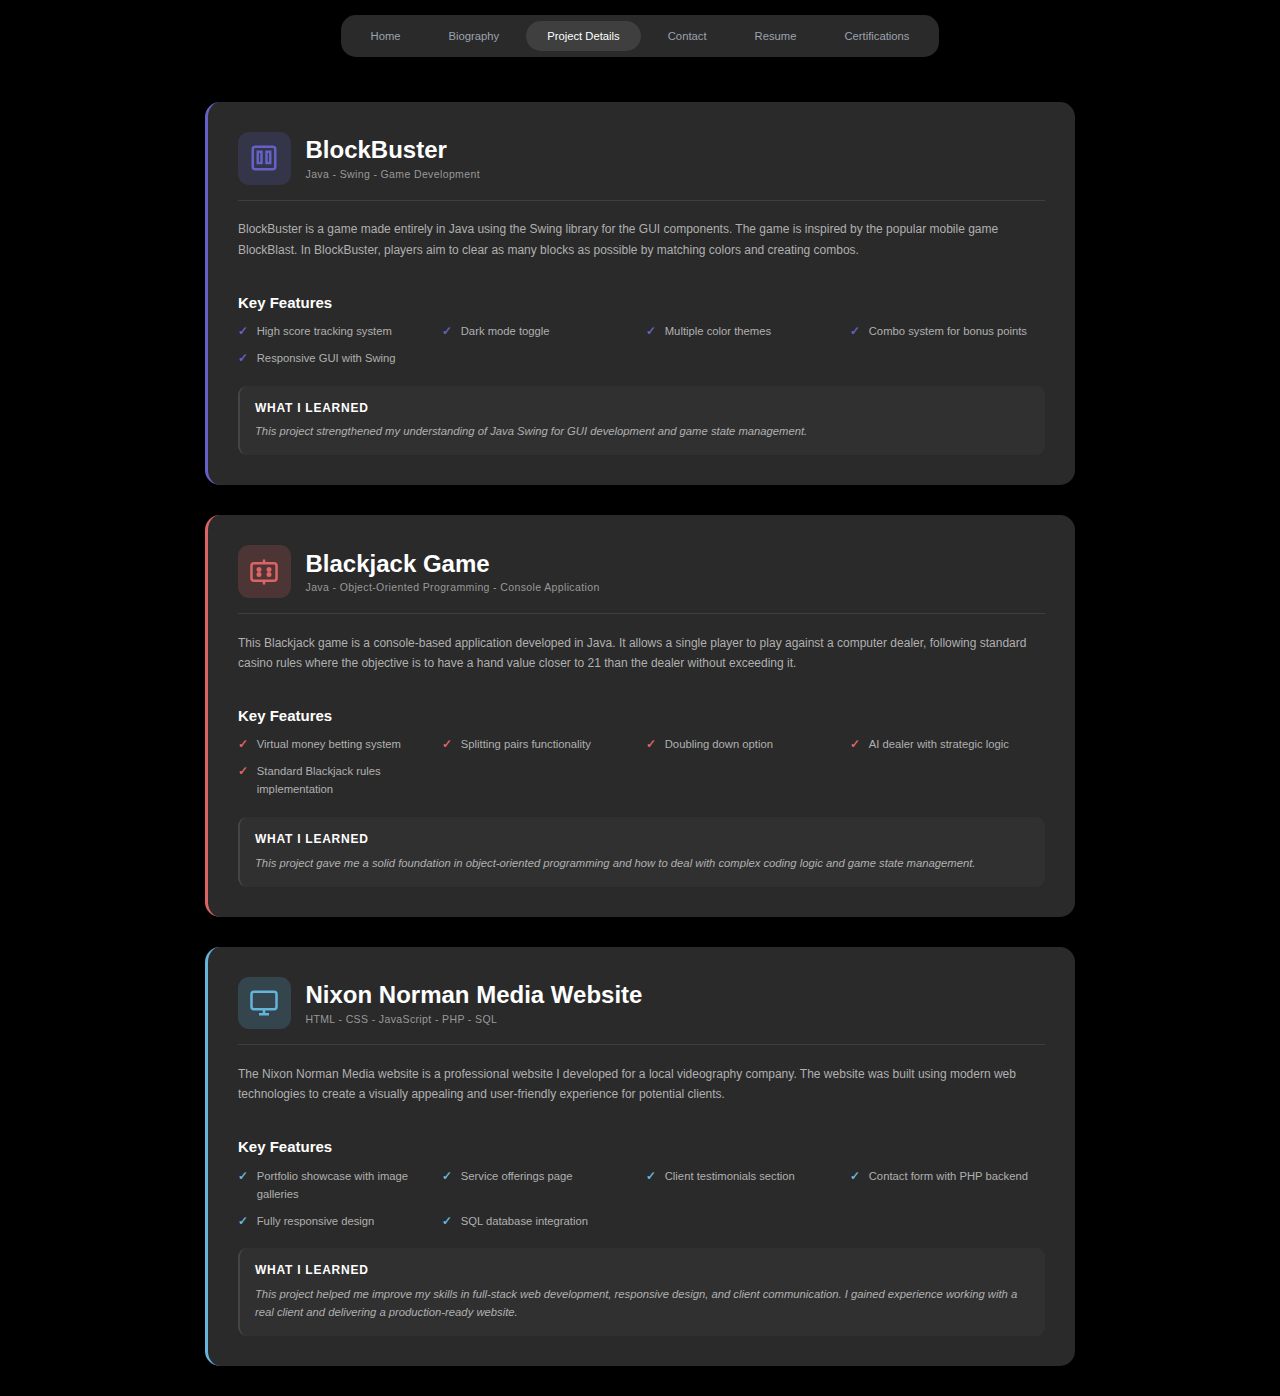
<file: project-details.html>
<!doctype html>
<html lang="en">
  <head>
    <meta charset="UTF-8" />
    <meta name="viewport" content="width=device-width, initial-scale=1.0" />
    <title>Project Details - Damon Skappel</title>
    <link rel="stylesheet" href="styles.css" />
    <script src="script.js"></script>
  </head>
  <body>
    <div class="mainpage">
      <nav class="slide-in-up">
        <div class="nav-container">
          <ul class="nav-menu">
            <li class="nav-item">
              <a href="index.html" class="nav-link">Home</a>
            </li>
            <li class="nav-item">
              <a href="biography.html" class="nav-link">Biography</a>
            </li>
            <!-- <li class="nav-item">
              <a href="projects.html" class="nav-link">Projects</a>
            </li> -->
            <li class="nav-item">
              <a href="project-details.html" class="nav-link active"
                >Project Details</a
              >
            </li>
            <li class="nav-item">
              <a href="contact.html" class="nav-link">Contact</a>
            </li>
            <li class="nav-item">
              <a href="resume.html" class="nav-link">Resume</a>
            </li>
            <li class="nav-item">
              <a href="certs.html" class="nav-link">Certifications</a>
            </li>
          </ul>
        </div>
      </nav>

      <div class="project-details-container">
        <!-- BlockBuster Project -->
        <div class="project-card blockbuster slide-in-left delay-1">
          <div class="project-header">
            <div class="project-icon">
              <svg
                xmlns="http://www.w3.org/2000/svg"
                width="40"
                height="40"
                viewBox="0 0 24 24"
                fill="none"
                stroke="currentColor"
                stroke-width="2"
              >
                <rect x="3" y="3" width="18" height="18" rx="2" ry="2"></rect>
                <rect x="7" y="7" width="3" height="9"></rect>
                <rect x="14" y="7" width="3" height="9"></rect>
              </svg>
            </div>
            <div>
              <h2>BlockBuster</h2>
              <p class="tech-stack">Java - Swing - Game Development</p>
            </div>
          </div>
          <div class="project-content">
            <p class="project-description">
              BlockBuster is a game made entirely in Java using the Swing
              library for the GUI components. The game is inspired by the
              popular mobile game BlockBlast. In BlockBuster, players aim to
              clear as many blocks as possible by matching colors and creating
              combos.
            </p>
            <div class="project-features">
              <h3>Key Features</h3>
              <ul>
                <li>High score tracking system</li>
                <li>Dark mode toggle</li>
                <li>Multiple color themes</li>
                <li>Combo system for bonus points</li>
                <li>Responsive GUI with Swing</li>
              </ul>
            </div>
            <div class="project-learning">
              <h4>What I Learned</h4>
              <p>
                This project strengthened my understanding of Java Swing for GUI
                development and game state management.
              </p>
            </div>
          </div>
        </div>

        <!-- Blackjack Project -->
        <div class="project-card blackjack slide-in-right delay-2">
          <div class="project-header">
            <div class="project-icon">
              <svg
                xmlns="http://www.w3.org/2000/svg"
                width="40"
                height="40"
                viewBox="0 0 24 24"
                fill="none"
                stroke="currentColor"
                stroke-width="2"
              >
                <rect x="2" y="5" width="20" height="14" rx="2"></rect>
                <path d="M12 2v3"></path>
                <path d="M12 19v3"></path>
                <circle cx="8" cy="10" r="1"></circle>
                <circle cx="16" cy="10" r="1"></circle>
                <circle cx="8" cy="14" r="1"></circle>
                <circle cx="16" cy="14" r="1"></circle>
              </svg>
            </div>
            <div>
              <h2>Blackjack Game</h2>
              <p class="tech-stack">
                Java - Object-Oriented Programming - Console Application
              </p>
            </div>
          </div>
          <div class="project-content">
            <p class="project-description">
              This Blackjack game is a console-based application developed in
              Java. It allows a single player to play against a computer dealer,
              following standard casino rules where the objective is to have a
              hand value closer to 21 than the dealer without exceeding it.
            </p>
            <div class="project-features">
              <h3>Key Features</h3>
              <ul>
                <li>Virtual money betting system</li>
                <li>Splitting pairs functionality</li>
                <li>Doubling down option</li>
                <li>AI dealer with strategic logic</li>
                <li>Standard Blackjack rules implementation</li>
              </ul>
            </div>
            <div class="project-learning">
              <h4>What I Learned</h4>
              <p>
                This project gave me a solid foundation in object-oriented
                programming and how to deal with complex coding logic and game
                state management.
              </p>
            </div>
          </div>
        </div>

        <!-- Nixon Norman Media Website -->
        <div class="project-card website slide-in-up delay-3">
          <div class="project-header">
            <div class="project-icon">
              <svg
                xmlns="http://www.w3.org/2000/svg"
                width="40"
                height="40"
                viewBox="0 0 24 24"
                fill="none"
                stroke="currentColor"
                stroke-width="2"
              >
                <rect x="2" y="3" width="20" height="14" rx="2"></rect>
                <line x1="8" y1="21" x2="16" y2="21"></line>
                <line x1="12" y1="17" x2="12" y2="21"></line>
              </svg>
            </div>
            <div>
              <h2>Nixon Norman Media Website</h2>
              <p class="tech-stack">HTML - CSS - JavaScript - PHP - SQL</p>
            </div>
          </div>
          <div class="project-content">
            <p class="project-description">
              The Nixon Norman Media website is a professional website I
              developed for a local videography company. The website was built
              using modern web technologies to create a visually appealing and
              user-friendly experience for potential clients.
            </p>
            <div class="project-features">
              <h3>Key Features</h3>
              <ul>
                <li>Portfolio showcase with image galleries</li>
                <li>Service offerings page</li>
                <li>Client testimonials section</li>
                <li>Contact form with PHP backend</li>
                <li>Fully responsive design</li>
                <li>SQL database integration</li>
              </ul>
            </div>
            <div class="project-learning">
              <h4>What I Learned</h4>
              <p>
                This project helped me improve my skills in full-stack web
                development, responsive design, and client communication. I
                gained experience working with a real client and delivering a
                production-ready website.
              </p>
            </div>
          </div>
        </div>
      </div>
    </div>
  </body>
</html>
</file>
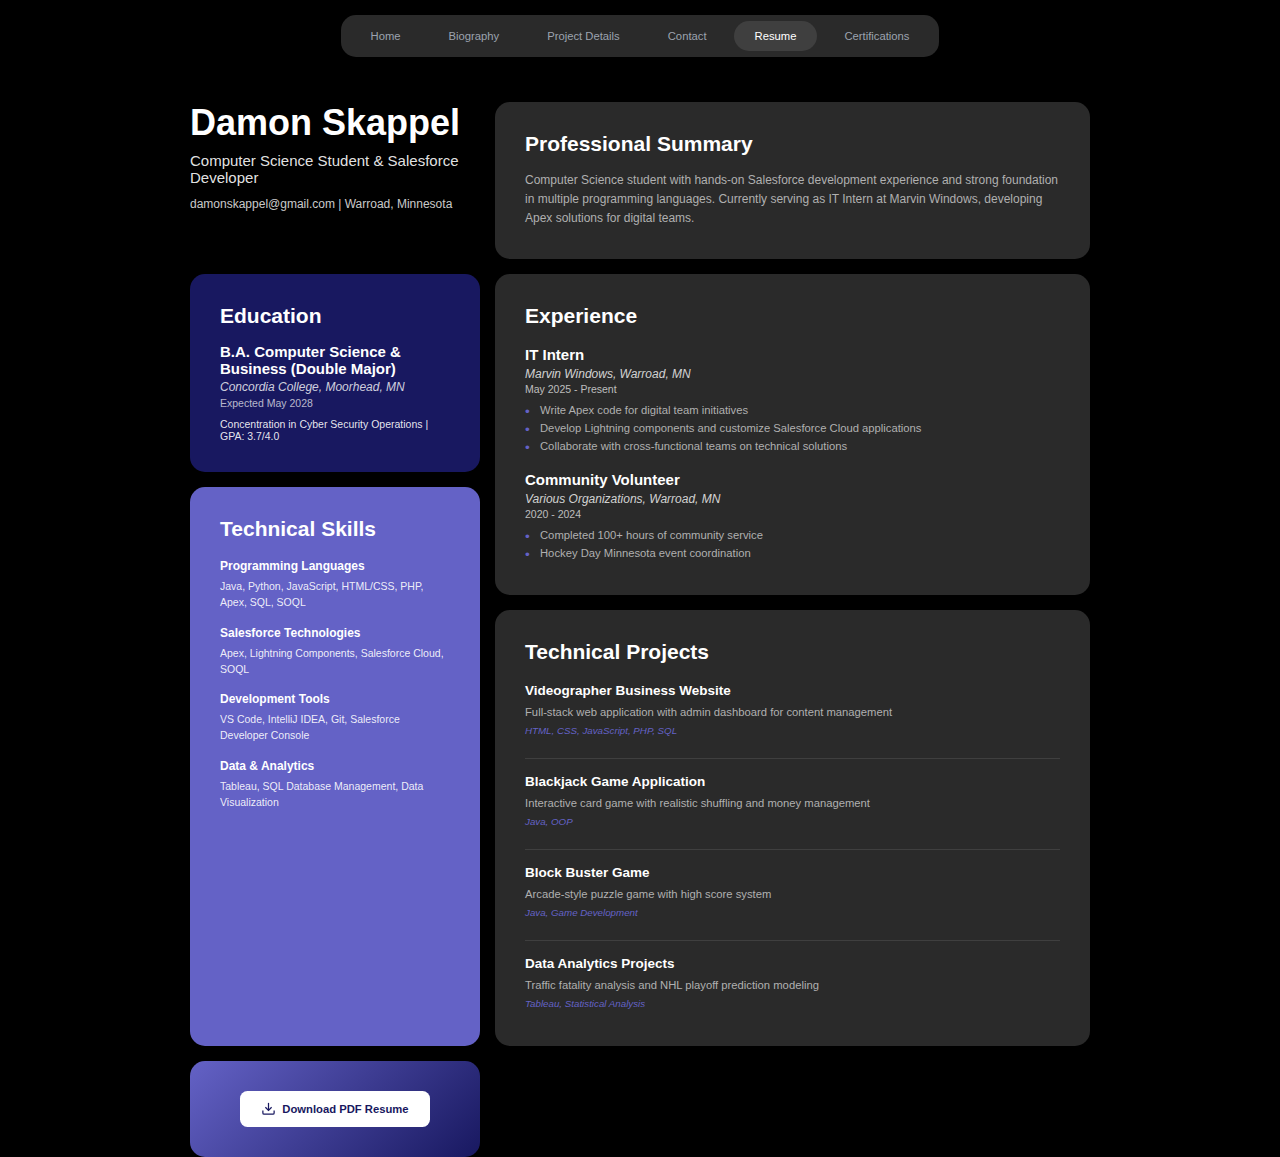
<file: resume.html>
<!doctype html>
<html lang="en">
  <head>
    <meta charset="UTF-8" />
    <meta name="viewport" content="width=device-width, initial-scale=1.0" />
    <title>Damon Skappel - Resume</title>
    <link rel="stylesheet" href="styles.css" />
    <script src="script.js"></script>
  </head>
  <body>
    <div class="mainpage">
      <nav class="slide-in-up">
        <div class="nav-container">
          <ul class="nav-menu">
            <li class="nav-item">
              <a href="index.html" class="nav-link">Home</a>
            </li>
            <li class="nav-item">
              <a href="biography.html" class="nav-link">Biography</a>
            </li>
            <!-- <li class="nav-item">
              <a href="projects.html" class="nav-link">Projects</a>
            </li> -->
            <li class="nav-item">
              <a href="project-details.html" class="nav-link"
                >Project Details</a
              >
            </li>
            <li class="nav-item">
              <a href="contact.html" class="nav-link">Contact</a>
            </li>
            <li class="nav-item">
              <a href="resume.html" class="nav-link active">Resume</a>
            </li>
            <li class="nav-item">
              <a href="certs.html" class="nav-link">Certifications</a>
            </li>
          </ul>
        </div>
      </nav>

      <div class="grid-container">
        <!-- Header Card -->
        <div class="grid-item resume-header slide-in-up delay-1">
          <h1>Damon Skappel</h1>
          <p class="subtitle">
            Computer Science Student & Salesforce Developer
          </p>
          <p class="contact-info">
            damonskappel@gmail.com | Warroad, Minnesota
          </p>
        </div>

        <!-- Professional Summary -->
        <div class="grid-item resume-summary slide-in-left delay-2">
          <h2>Professional Summary</h2>
          <p>
            Computer Science student with hands-on Salesforce development
            experience and strong foundation in multiple programming languages.
            Currently serving as IT Intern at Marvin Windows, developing Apex
            solutions for digital teams.
          </p>
        </div>

        <!-- Education -->
        <div class="grid-item resume-education slide-in-right delay-2">
          <h2>Education</h2>
          <div class="resume-item">
            <h3>B.A. Computer Science & Business (Double Major)</h3>
            <p class="institution">Concordia College, Moorhead, MN</p>
            <p class="date">Expected May 2028</p>
            <p class="details">
              Concentration in Cyber Security Operations | GPA: 3.7/4.0
            </p>
          </div>
        </div>

        <!-- Experience -->
        <div class="grid-item resume-experience slide-in-left delay-3">
          <h2>Experience</h2>

          <div class="resume-item">
            <h3>IT Intern</h3>
            <p class="institution">Marvin Windows, Warroad, MN</p>
            <p class="date">May 2025 - Present</p>
            <ul>
              <li>Write Apex code for digital team initiatives</li>
              <li>
                Develop Lightning components and customize Salesforce Cloud
                applications
              </li>
              <li>
                Collaborate with cross-functional teams on technical solutions
              </li>
            </ul>
          </div>

          <div class="resume-item">
            <h3>Community Volunteer</h3>
            <p class="institution">Various Organizations, Warroad, MN</p>
            <p class="date">2020 - 2024</p>
            <ul>
              <li>Completed 100+ hours of community service</li>
              <li>Hockey Day Minnesota event coordination</li>
            </ul>
          </div>
        </div>

        <!-- Technical Skills -->
        <div class="grid-item resume-skills slide-in-right delay-3">
          <h2>Technical Skills</h2>

          <div class="skill-group">
            <h4>Programming Languages</h4>
            <p>Java, Python, JavaScript, HTML/CSS, PHP, Apex, SQL, SOQL</p>
          </div>

          <div class="skill-group">
            <h4>Salesforce Technologies</h4>
            <p>Apex, Lightning Components, Salesforce Cloud, SOQL</p>
          </div>

          <div class="skill-group">
            <h4>Development Tools</h4>
            <p>VS Code, IntelliJ IDEA, Git, Salesforce Developer Console</p>
          </div>

          <div class="skill-group">
            <h4>Data & Analytics</h4>
            <p>Tableau, SQL Database Management, Data Visualization</p>
          </div>
        </div>

        <!-- Projects -->
        <div class="grid-item resume-projects slide-in-left delay-4">
          <h2>Technical Projects</h2>

          <div class="project">
            <h3>Videographer Business Website</h3>
            <p>
              Full-stack web application with admin dashboard for content
              management
            </p>
            <p class="tech">HTML, CSS, JavaScript, PHP, SQL</p>
          </div>

          <div class="project">
            <h3>Blackjack Game Application</h3>
            <p>
              Interactive card game with realistic shuffling and money
              management
            </p>
            <p class="tech">Java, OOP</p>
          </div>

          <div class="project">
            <h3>Block Buster Game</h3>
            <p>Arcade-style puzzle game with high score system</p>
            <p class="tech">Java, Game Development</p>
          </div>

          <div class="project">
            <h3>Data Analytics Projects</h3>
            <p>Traffic fatality analysis and NHL playoff prediction modeling</p>
            <p class="tech">Tableau, Statistical Analysis</p>
          </div>
        </div>

        <!-- Download Button -->
        <div class="grid-item resume-download slide-in-up delay-5">
          <a href="resume.pdf" download class="btn btn-primary">
            <svg
              xmlns="http://www.w3.org/2000/svg"
              width="20"
              height="20"
              viewBox="0 0 24 24"
              fill="none"
              stroke="currentColor"
              stroke-width="2"
            >
              <path d="M21 15v4a2 2 0 0 1-2 2H5a2 2 0 0 1-2-2v-4"></path>
              <polyline points="7 10 12 15 17 10"></polyline>
              <line x1="12" y1="15" x2="12" y2="3"></line>
            </svg>
            Download PDF Resume
          </a>
        </div>
      </div>
    </div>
  </body>
</html>
</file>
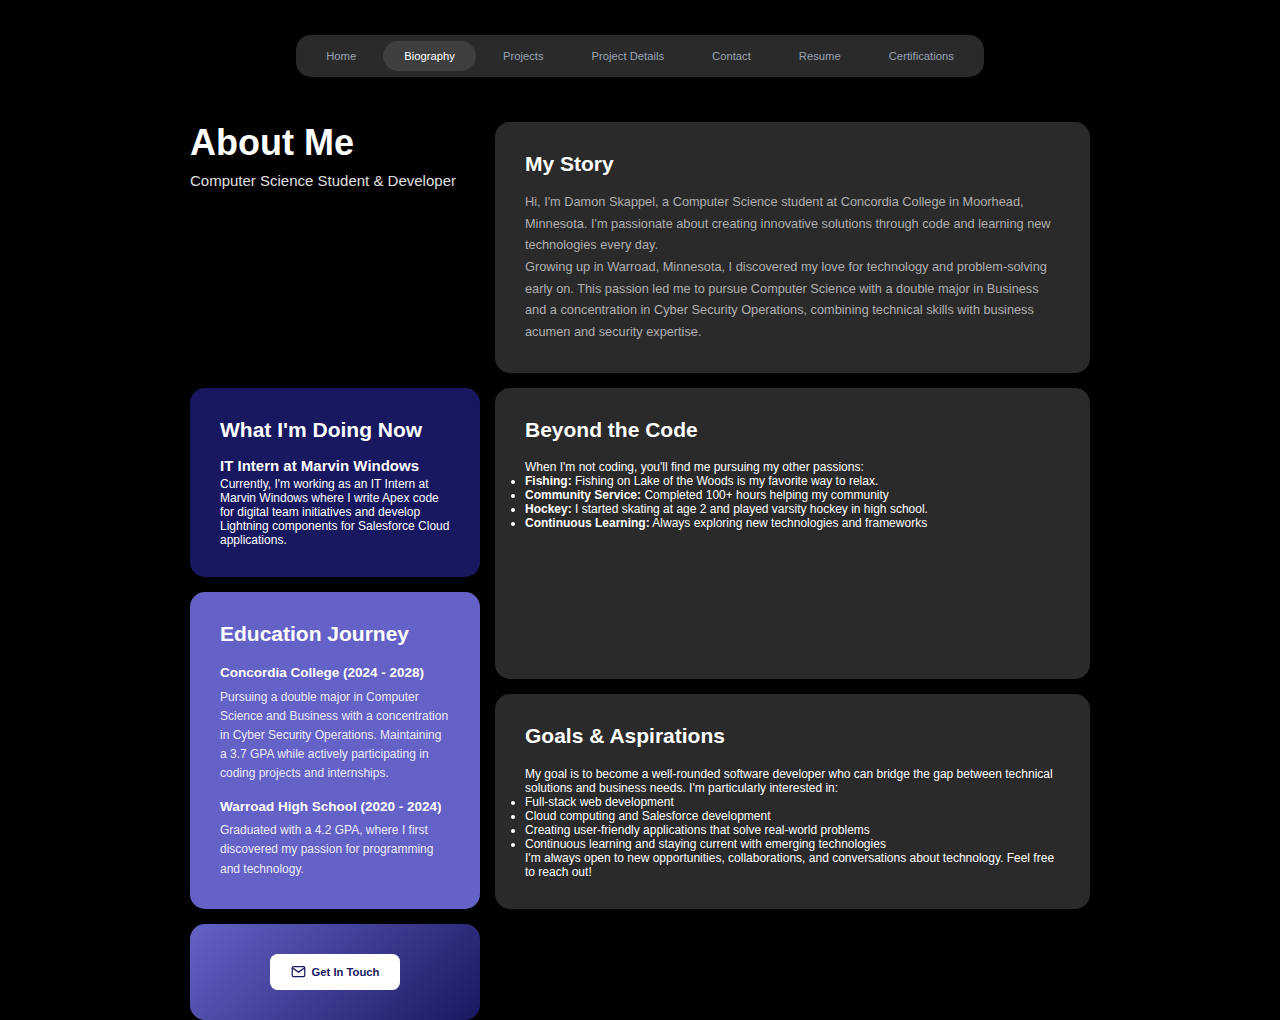
<file: deploy/biography.html>
<!doctype html>
<html lang="en">
  <head>
    <meta charset="UTF-8" />
    <meta name="viewport" content="width=device-width, initial-scale=1.0" />
    <title>Biography - Damon Skappel</title>
    <link rel="stylesheet" href="styles.css" />
    <script src="script.js"></script>
  </head>
  <body>
    <div class="mainpage">
      <nav class="slide-in-up">
        <div class="nav-container">
          <ul class="nav-menu">
            <li class="nav-item">
              <a href="index.html" class="nav-link">Home</a>
            </li>
            <li class="nav-item">
              <a href="biography.html" class="nav-link active">Biography</a>
            </li>
            <li class="nav-item">
              <a href="projects.html" class="nav-link">Projects</a>
            </li>
            <li class="nav-item">
              <a href="project-details.html" class="nav-link"
                >Project Details</a
              >
            </li>
            <li class="nav-item">
              <a href="contact.html" class="nav-link">Contact</a>
            </li>
            <li class="nav-item">
              <a href="resume.html" class="nav-link">Resume</a>
            </li>
            <li class="nav-item">
              <a href="certs.html" class="nav-link">Certifications</a>
            </li>
          </ul>
        </div>
      </nav>

      <div class="grid-container">
        <!-- Header Section -->
        <div class="grid-item resume-header slide-in-up delay-1">
          <h1>About Me</h1>
          <p class="subtitle">Computer Science Student & Developer</p>
        </div>

        <!-- Biography Content -->
        <div class="grid-item resume-summary slide-in-left delay-2">
          <h2>My Story</h2>
          <p>
            Hi, I'm Damon Skappel, a Computer Science student at Concordia
            College in Moorhead, Minnesota. I'm passionate about creating
            innovative solutions through code and learning new technologies
            every day.
          </p>
          <p>
            Growing up in Warroad, Minnesota, I discovered my love for
            technology and problem-solving early on. This passion led me to
            pursue Computer Science with a double major in Business and a
            concentration in Cyber Security Operations, combining technical
            skills with business acumen and security expertise.
          </p>
        </div>

        <!-- Current Role -->
        <div class="grid-item resume-education slide-in-right delay-2">
          <h2>What I'm Doing Now</h2>
          <div class="resume-item">
            <h3>IT Intern at Marvin Windows</h3>
            <p>
              Currently, I'm working as an IT Intern at Marvin Windows where I
              write Apex code for digital team initiatives and develop Lightning
              components for Salesforce Cloud applications.
            </p>
          </div>
        </div>

        <!-- Interests & Hobbies -->
        <div class="grid-item resume-experience slide-in-left delay-3">
          <h2>Beyond the Code</h2>
          <p>When I'm not coding, you'll find me pursuing my other passions:</p>
          <ul>
            <li>
              <strong>Fishing:</strong> Fishing on Lake of the Woods is my
              favorite way to relax.
            </li>
            <li>
              <strong>Community Service:</strong> Completed 100+ hours helping
              my community
            </li>
            <li>
              <strong>Hockey:</strong> I started skating at age 2 and played
              varsity hockey in high school.
            </li>
            <li>
              <strong>Continuous Learning:</strong> Always exploring new
              technologies and frameworks
            </li>
          </ul>
        </div>

        <!-- Education Journey -->
        <div class="grid-item resume-skills slide-in-right delay-3">
          <h2>Education Journey</h2>

          <div class="skill-group">
            <h4>Concordia College (2024 - 2028)</h4>
            <p>
              Pursuing a double major in Computer Science and Business with a
              concentration in Cyber Security Operations. Maintaining a 3.7 GPA
              while actively participating in coding projects and internships.
            </p>
          </div>

          <div class="skill-group">
            <h4>Warroad High School (2020 - 2024)</h4>
            <p>
              Graduated with a 4.2 GPA, where I first discovered my passion for
              programming and technology.
            </p>
          </div>
        </div>

        <!-- Goals & Aspirations -->
        <div class="grid-item resume-projects slide-in-left delay-4">
          <h2>Goals & Aspirations</h2>
          <p>
            My goal is to become a well-rounded software developer who can
            bridge the gap between technical solutions and business needs. I'm
            particularly interested in:
          </p>
          <ul>
            <li>Full-stack web development</li>
            <li>Cloud computing and Salesforce development</li>
            <li>
              Creating user-friendly applications that solve real-world problems
            </li>
            <li>
              Continuous learning and staying current with emerging technologies
            </li>
          </ul>
          <p>
            I'm always open to new opportunities, collaborations, and
            conversations about technology. Feel free to reach out!
          </p>
        </div>

        <!-- Contact CTA -->
        <div class="grid-item resume-download slide-in-up delay-5">
          <a href="contact.html" class="btn btn-primary">
            <svg
              xmlns="http://www.w3.org/2000/svg"
              width="20"
              height="20"
              viewBox="0 0 24 24"
              fill="none"
              stroke="currentColor"
              stroke-width="2"
            >
              <path
                d="M4 4h16c1.1 0 2 .9 2 2v12c0 1.1-.9 2-2 2H4c-1.1 0-2-.9-2-2V6c0-1.1.9-2 2-2z"
              ></path>
              <polyline points="22,6 12,13 2,6"></polyline>
            </svg>
            Get In Touch
          </a>
        </div>
      </div>
    </div>
  </body>
</html>
</file>
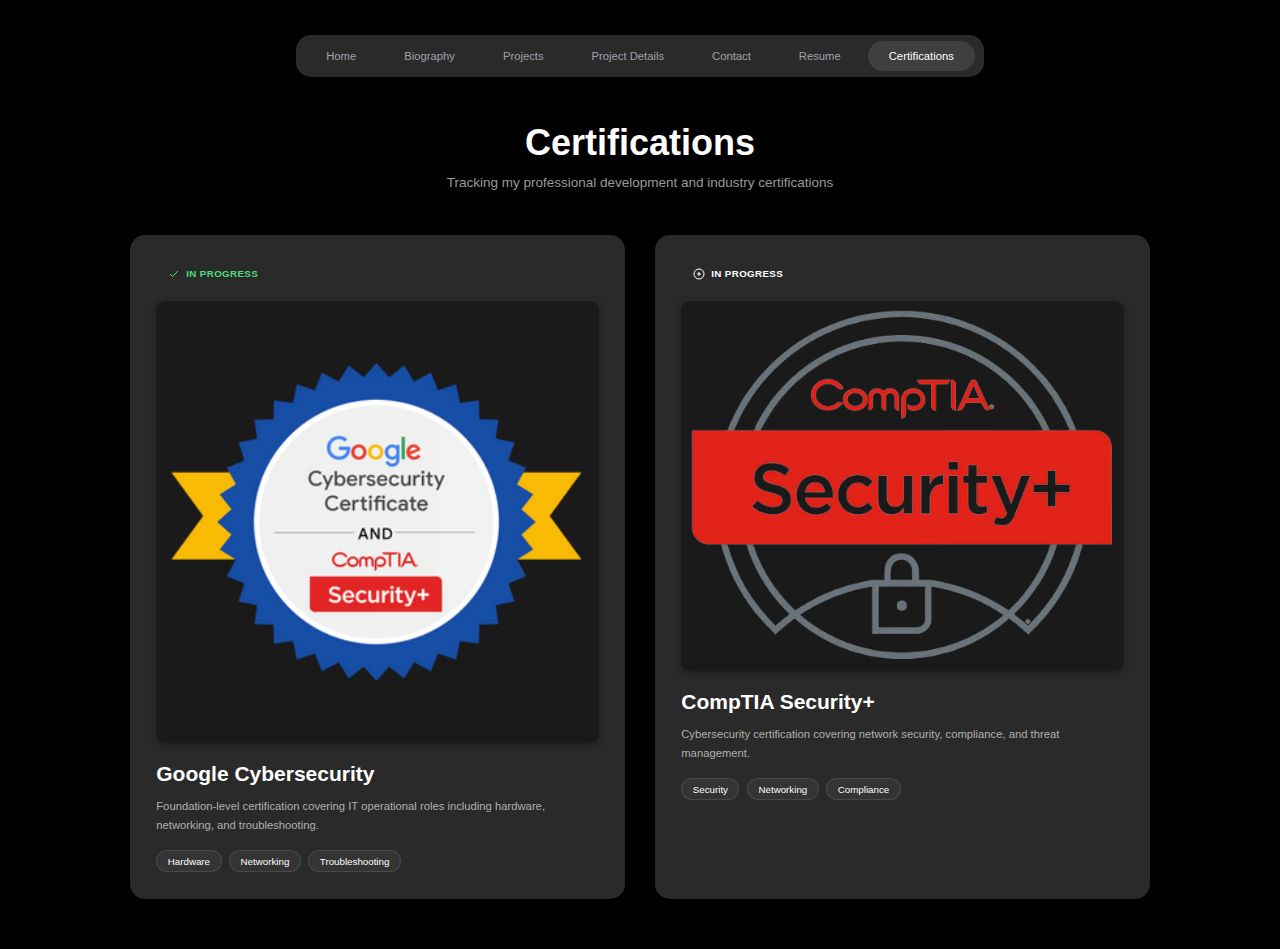
<file: deploy/certs.html>
<!doctype html>
<html lang="en">
  <head>
    <meta charset="UTF-8" />
    <meta name="viewport" content="width=device-width, initial-scale=1.0" />
    <title>Certifications - Damon Skappel</title>
    <link rel="stylesheet" href="styles.css" />
    <script src="script.js"></script>
  </head>
  <body>
    <div class="mainpage">
      <nav class="slide-in-up">
        <div class="nav-container">
          <ul class="nav-menu">
            <li class="nav-item">
              <a href="index.html" class="nav-link">Home</a>
            </li>
            <li class="nav-item">
              <a href="biography.html" class="nav-link">Biography</a>
            </li>
            <li class="nav-item">
              <a href="projects.html" class="nav-link">Projects</a>
            </li>
            <li class="nav-item">
              <a href="project-details.html" class="nav-link"
                >Project Details</a
              >
            </li>
            <li class="nav-item">
              <a href="contact.html" class="nav-link">Contact</a>
            </li>
            <li class="nav-item">
              <a href="resume.html" class="nav-link">Resume</a>
            </li>
            <li class="nav-item">
              <a href="certs.html" class="nav-link active">Certifications</a>
            </li>
          </ul>
        </div>
      </nav>

      <div class="certs-page-container">
        <div class="certs-header slide-in-up delay-1">
          <h1>Certifications</h1>
          <p>
            Tracking my professional development and industry certifications
          </p>
        </div>

        <div class="certs-grid">
          <!-- Example Cert 1: Completed -->
          <div class="cert-card cert-completed slide-in-left delay-2">
            <div class="cert-status-badge status-inprogress">
              <svg
                xmlns="http://www.w3.org/2000/svg"
                width="16"
                height="16"
                viewBox="0 0 24 24"
                fill="none"
                stroke="currentColor"
                stroke-width="2"
              >
                <polyline points="20 6 9 17 4 12"></polyline>
              </svg>
              <span>In Progress</span>
            </div>

            <div class="cert-image">
              <img
                src="images/GoogleCyberSecurityCert.png"
                alt="Google Cybersecurity Certification Badge"
              />
            </div>

            <h2>Google Cybersecurity</h2>

            <p class="cert-description">
              Foundation-level certification covering IT operational roles
              including hardware, networking, and troubleshooting.
            </p>

            <div class="cert-tags">
              <span class="tag">Hardware</span>
              <span class="tag">Networking</span>
              <span class="tag">Troubleshooting</span>
            </div>
          </div>

          <!-- Example Cert 3: Planned -->
          <div class="cert-card cert- slide-in-right delay-2">
            <div class="cert-status-badge status-inprogress">
              <svg
                xmlns="http://www.w3.org/2000/svg"
                width="16"
                height="16"
                viewBox="0 0 24 24"
                fill="none"
                stroke="currentColor"
                stroke-width="2"
              >
                <circle cx="12" cy="12" r="10"></circle>
                <line x1="12" y1="8" x2="12" y2="16"></line>
                <line x1="8" y1="12" x2="16" y2="12"></line>
              </svg>
              <span>In Progress</span>
            </div>

            <div class="cert-image">
              <img
                src="images/comptiaSecurityPlusImg.avif"
                alt="Certification Badge"
              />
            </div>

            <h2>CompTIA Security+</h2>

            <p class="cert-description">
              Cybersecurity certification covering network security, compliance,
              and threat management.
            </p>

            <div class="cert-tags">
              <span class="tag">Security</span>
              <span class="tag">Networking</span>
              <span class="tag">Compliance</span>
            </div>
          </div>
        </div>
      </div>
    </div>
  </body>
</html>
</file>
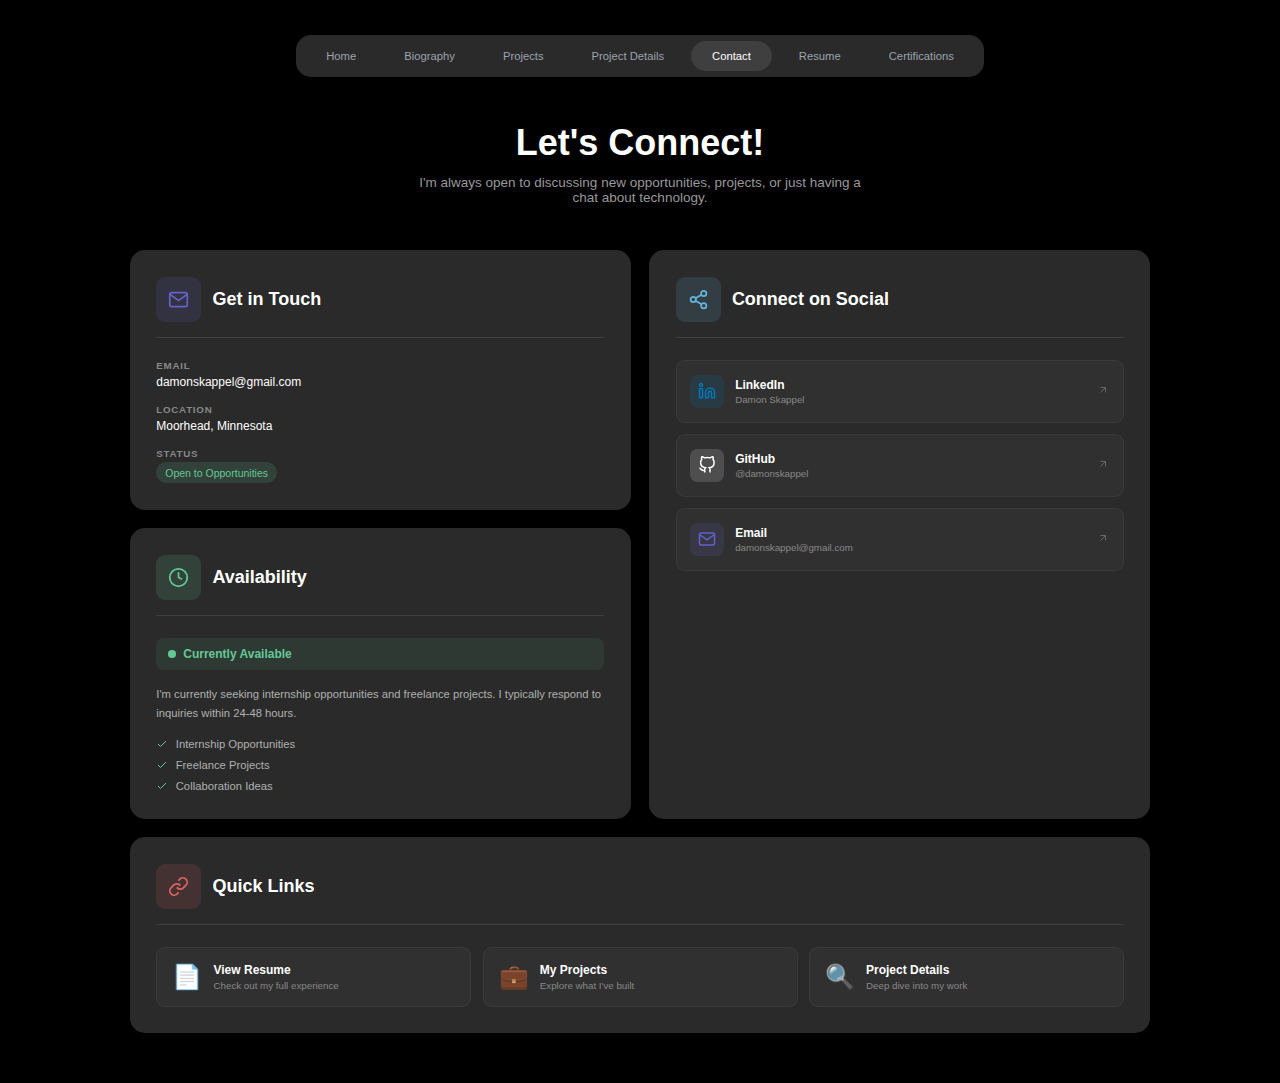
<file: deploy/contact.html>
<!doctype html>
<html lang="en">
  <head>
    <meta charset="UTF-8" />
    <meta name="viewport" content="width=device-width, initial-scale=1.0" />
    <title>Contact - Damon Skappel</title>
    <link rel="stylesheet" href="styles.css" />
    <script src="script.js"></script>
  </head>
  <body>
    <div class="mainpage">
      <nav class="slide-in-up">
        <div class="nav-container">
          <ul class="nav-menu">
            <li class="nav-item">
              <a href="index.html" class="nav-link">Home</a>
            </li>
            <li class="nav-item">
              <a href="biography.html" class="nav-link">Biography</a>
            </li>
            <li class="nav-item">
              <a href="projects.html" class="nav-link">Projects</a>
            </li>
            <li class="nav-item">
              <a href="project-details.html" class="nav-link"
                >Project Details</a
              >
            </li>
            <li class="nav-item">
              <a href="contact.html" class="nav-link active">Contact</a>
            </li>
            <li class="nav-item">
              <a href="resume.html" class="nav-link">Resume</a>
            </li>
            <li class="nav-item">
              <a href="certs.html" class="nav-link">Certifications</a>
            </li>
          </ul>
        </div>
      </nav>

      <div class="contact-page-container">
        <!-- Contact Header -->
        <div class="contact-header slide-in-up delay-1">
          <h1>Let's Connect!</h1>
          <p>
            I'm always open to discussing new opportunities, projects, or just
            having a chat about technology.
          </p>
        </div>

        <div class="contact-grid">
          <!-- Contact Info Card -->
          <div class="contact-card info-card slide-in-left delay-2">
            <div class="card-header">
              <div class="card-icon email-icon">
                <svg
                  xmlns="http://www.w3.org/2000/svg"
                  width="28"
                  height="28"
                  viewBox="0 0 24 24"
                  fill="none"
                  stroke="currentColor"
                  stroke-width="2"
                >
                  <path
                    d="M4 4h16c1.1 0 2 .9 2 2v12c0 1.1-.9 2-2 2H4c-1.1 0-2-.9-2-2V6c0-1.1.9-2 2-2z"
                  ></path>
                  <polyline points="22,6 12,13 2,6"></polyline>
                </svg>
              </div>
              <h2>Get in Touch</h2>
            </div>
            <div class="contact-details">
              <div class="detail-item">
                <div class="detail-label">Email</div>
                <a href="mailto:damonskappel@gmail.com" class="detail-value"
                  >damonskappel@gmail.com</a
                >
              </div>
              <div class="detail-item">
                <div class="detail-label">Location</div>
                <div class="detail-value">Moorhead, Minnesota</div>
              </div>
              <div class="detail-item">
                <div class="detail-label">Status</div>
                <div class="detail-value">
                  <span class="status-badge">Open to Opportunities</span>
                </div>
              </div>
            </div>
          </div>

          <!-- Social Links Card -->
          <div class="contact-card social-card slide-in-right delay-2">
            <div class="card-header">
              <div class="card-icon social-icon">
                <svg
                  xmlns="http://www.w3.org/2000/svg"
                  width="28"
                  height="28"
                  viewBox="0 0 24 24"
                  fill="none"
                  stroke="currentColor"
                  stroke-width="2"
                >
                  <circle cx="18" cy="5" r="3"></circle>
                  <circle cx="6" cy="12" r="3"></circle>
                  <circle cx="18" cy="19" r="3"></circle>
                  <line x1="8.59" y1="13.51" x2="15.42" y2="17.49"></line>
                  <line x1="15.41" y1="6.51" x2="8.59" y2="10.49"></line>
                </svg>
              </div>
              <h2>Connect on Social</h2>
            </div>
            <div class="social-links-grid">
              <a
                href="https://www.linkedin.com/in/damon-skappel/"
                target="_blank"
                class="social-link linkedin"
              >
                <div class="social-link-icon">
                  <svg
                    xmlns="http://www.w3.org/2000/svg"
                    width="24"
                    height="24"
                    viewBox="0 0 24 24"
                    fill="none"
                    stroke="currentColor"
                    stroke-width="2"
                  >
                    <path
                      d="M16 8a6 6 0 0 1 6 6v7h-4v-7a2 2 0 0 0-2-2 2 2 0 0 0-2 2v7h-4v-7a6 6 0 0 1 6-6z"
                    ></path>
                    <rect x="2" y="9" width="4" height="12"></rect>
                    <circle cx="4" cy="4" r="2"></circle>
                  </svg>
                </div>
                <div class="social-link-content">
                  <div class="social-link-name">LinkedIn</div>
                  <div class="social-link-handle">Damon Skappel</div>
                </div>
                <div class="social-link-arrow">
                  <svg
                    xmlns="http://www.w3.org/2000/svg"
                    width="16"
                    height="16"
                    viewBox="0 0 24 24"
                    fill="none"
                    stroke="currentColor"
                    stroke-width="2"
                  >
                    <line x1="7" y1="17" x2="17" y2="7"></line>
                    <polyline points="7 7 17 7 17 17"></polyline>
                  </svg>
                </div>
              </a>

              <a
                href="https://github.com/damonskappel"
                target="_blank"
                class="social-link github"
              >
                <div class="social-link-icon">
                  <svg
                    xmlns="http://www.w3.org/2000/svg"
                    width="24"
                    height="24"
                    viewBox="0 0 24 24"
                    fill="none"
                    stroke="currentColor"
                    stroke-width="2"
                  >
                    <path
                      d="M9 19c-5 1.5-5-2.5-7-3m14 6v-3.87a3.37 3.37 0 0 0-.94-2.61c3.14-.35 6.44-1.54 6.44-7A5.44 5.44 0 0 0 20 4.77 5.07 5.07 0 0 0 19.91 1S18.73.65 16 2.48a13.38 13.38 0 0 0-7 0C6.27.65 5.09 1 5.09 1A5.07 5.07 0 0 0 5 4.77a5.44 5.44 0 0 0-1.5 3.78c0 5.42 3.3 6.61 6.44 7A3.37 3.37 0 0 0 9 18.13V22"
                    ></path>
                  </svg>
                </div>
                <div class="social-link-content">
                  <div class="social-link-name">GitHub</div>
                  <div class="social-link-handle">@damonskappel</div>
                </div>
                <div class="social-link-arrow">
                  <svg
                    xmlns="http://www.w3.org/2000/svg"
                    width="16"
                    height="16"
                    viewBox="0 0 24 24"
                    fill="none"
                    stroke="currentColor"
                    stroke-width="2"
                  >
                    <line x1="7" y1="17" x2="17" y2="7"></line>
                    <polyline points="7 7 17 7 17 17"></polyline>
                  </svg>
                </div>
              </a>

              <a href="mailto:damonskappel@gmail.com" class="social-link email">
                <div class="social-link-icon">
                  <svg
                    xmlns="http://www.w3.org/2000/svg"
                    width="24"
                    height="24"
                    viewBox="0 0 24 24"
                    fill="none"
                    stroke="currentColor"
                    stroke-width="2"
                  >
                    <path
                      d="M4 4h16c1.1 0 2 .9 2 2v12c0 1.1-.9 2-2 2H4c-1.1 0-2-.9-2-2V6c0-1.1.9-2 2-2z"
                    ></path>
                    <polyline points="22,6 12,13 2,6"></polyline>
                  </svg>
                </div>
                <div class="social-link-content">
                  <div class="social-link-name">Email</div>
                  <div class="social-link-handle">damonskappel@gmail.com</div>
                </div>
                <div class="social-link-arrow">
                  <svg
                    xmlns="http://www.w3.org/2000/svg"
                    width="16"
                    height="16"
                    viewBox="0 0 24 24"
                    fill="none"
                    stroke="currentColor"
                    stroke-width="2"
                  >
                    <line x1="7" y1="17" x2="17" y2="7"></line>
                    <polyline points="7 7 17 7 17 17"></polyline>
                  </svg>
                </div>
              </a>
            </div>
          </div>

          <!-- Availability Card -->
          <div class="contact-card availability-card slide-in-left delay-3">
            <div class="card-header">
              <div class="card-icon availability-icon">
                <svg
                  xmlns="http://www.w3.org/2000/svg"
                  width="28"
                  height="28"
                  viewBox="0 0 24 24"
                  fill="none"
                  stroke="currentColor"
                  stroke-width="2"
                >
                  <circle cx="12" cy="12" r="10"></circle>
                  <polyline points="12 6 12 12 16 14"></polyline>
                </svg>
              </div>
              <h2>Availability</h2>
            </div>
            <div class="availability-content">
              <div class="availability-status">
                <div class="status-indicator"></div>
                <span>Currently Available</span>
              </div>
              <p class="availability-text">
                I'm currently seeking internship opportunities and freelance
                projects. I typically respond to inquiries within 24-48 hours.
              </p>
              <div class="availability-list">
                <div class="availability-item">
                  <svg
                    xmlns="http://www.w3.org/2000/svg"
                    width="16"
                    height="16"
                    viewBox="0 0 24 24"
                    fill="none"
                    stroke="currentColor"
                    stroke-width="2"
                  >
                    <polyline points="20 6 9 17 4 12"></polyline>
                  </svg>
                  <span>Internship Opportunities</span>
                </div>
                <div class="availability-item">
                  <svg
                    xmlns="http://www.w3.org/2000/svg"
                    width="16"
                    height="16"
                    viewBox="0 0 24 24"
                    fill="none"
                    stroke="currentColor"
                    stroke-width="2"
                  >
                    <polyline points="20 6 9 17 4 12"></polyline>
                  </svg>
                  <span>Freelance Projects</span>
                </div>
                <div class="availability-item">
                  <svg
                    xmlns="http://www.w3.org/2000/svg"
                    width="16"
                    height="16"
                    viewBox="0 0 24 24"
                    fill="none"
                    stroke="currentColor"
                    stroke-width="2"
                  >
                    <polyline points="20 6 9 17 4 12"></polyline>
                  </svg>
                  <span>Collaboration Ideas</span>
                </div>
              </div>
            </div>
          </div>

          <!-- Quick Links Card -->
          <div class="contact-card quick-links-card slide-in-right delay-3">
            <div class="card-header">
              <div class="card-icon links-icon">
                <svg
                  xmlns="http://www.w3.org/2000/svg"
                  width="28"
                  height="28"
                  viewBox="0 0 24 24"
                  fill="none"
                  stroke="currentColor"
                  stroke-width="2"
                >
                  <path
                    d="M10 13a5 5 0 0 0 7.54.54l3-3a5 5 0 0 0-7.07-7.07l-1.72 1.71"
                  ></path>
                  <path
                    d="M14 11a5 5 0 0 0-7.54-.54l-3 3a5 5 0 0 0 7.07 7.07l1.71-1.71"
                  ></path>
                </svg>
              </div>
              <h2>Quick Links</h2>
            </div>
            <div class="quick-links-list">
              <a href="resume.html" class="quick-link">
                <div class="quick-link-icon">📄</div>
                <div class="quick-link-content">
                  <div class="quick-link-title">View Resume</div>
                  <div class="quick-link-desc">
                    Check out my full experience
                  </div>
                </div>
              </a>
              <a href="projects.html" class="quick-link">
                <div class="quick-link-icon">💼</div>
                <div class="quick-link-content">
                  <div class="quick-link-title">My Projects</div>
                  <div class="quick-link-desc">Explore what I've built</div>
                </div>
              </a>
              <a href="project-details.html" class="quick-link">
                <div class="quick-link-icon">🔍</div>
                <div class="quick-link-content">
                  <div class="quick-link-title">Project Details</div>
                  <div class="quick-link-desc">Deep dive into my work</div>
                </div>
              </a>
            </div>
          </div>
        </div>
      </div>
    </div>
  </body>
</html>
</file>
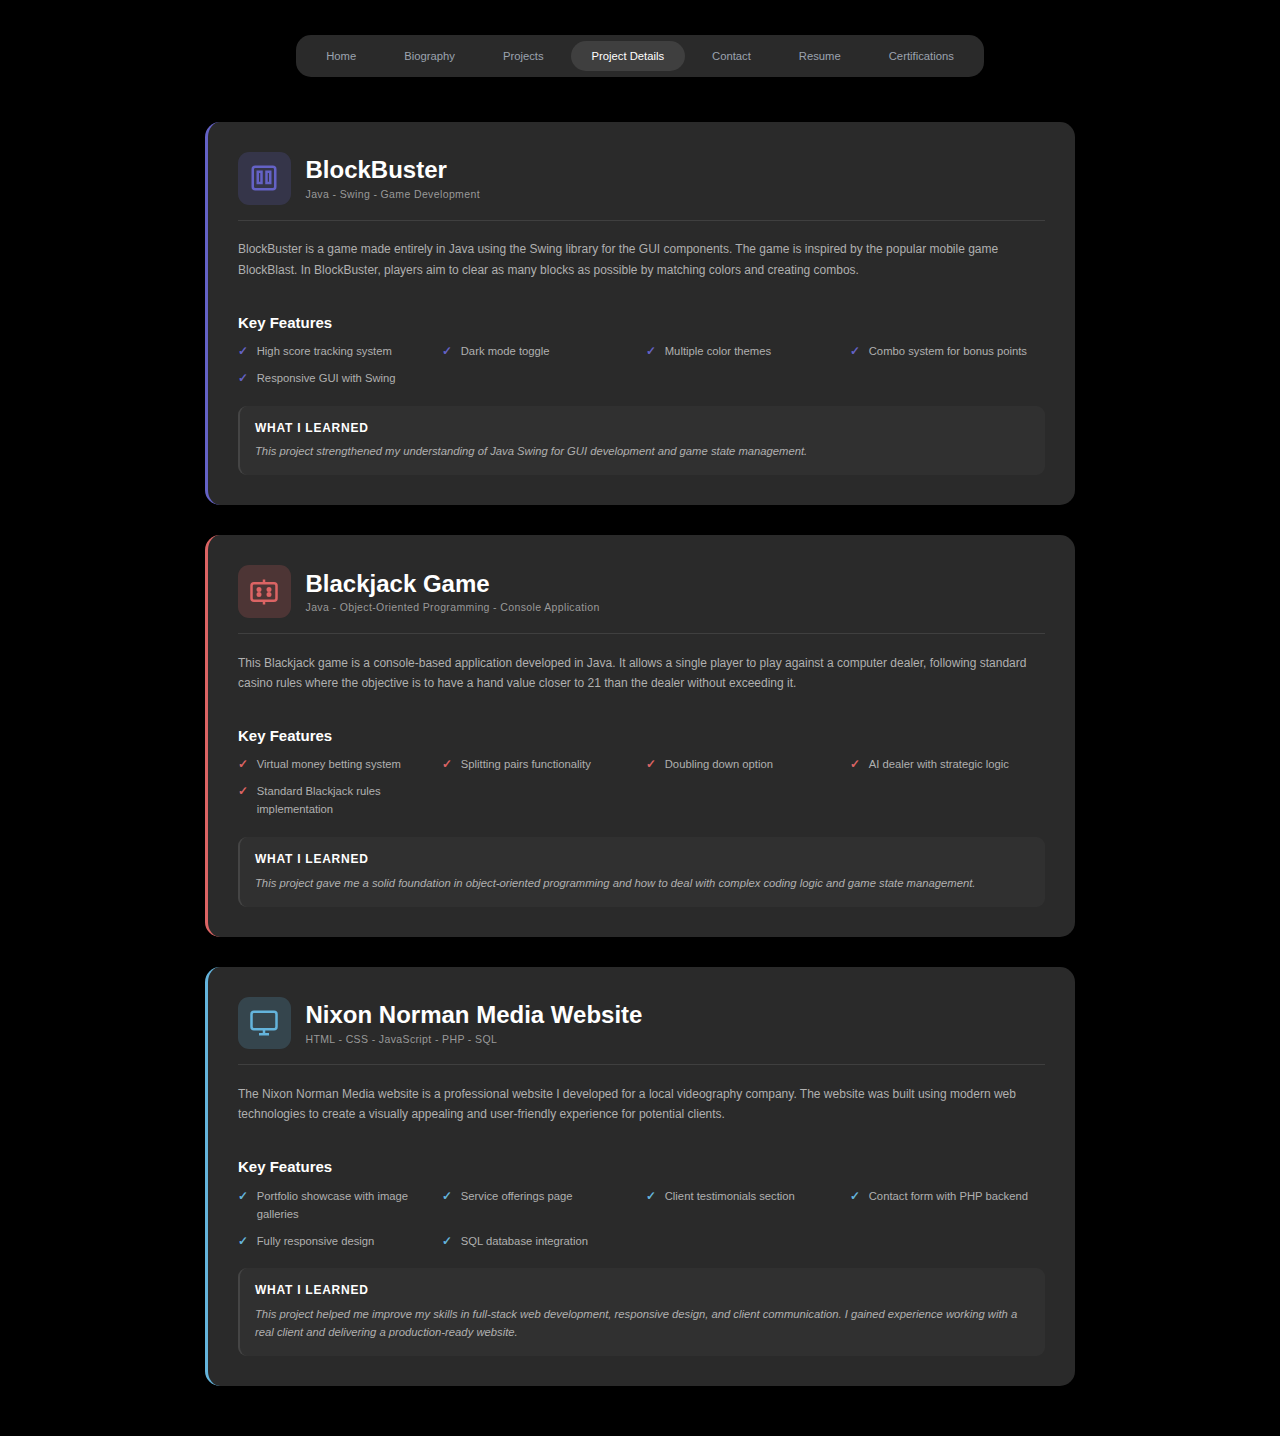
<file: deploy/project-details.html>
<!doctype html>
<html lang="en">
  <head>
    <meta charset="UTF-8" />
    <meta name="viewport" content="width=device-width, initial-scale=1.0" />
    <title>Project Details - Damon Skappel</title>
    <link rel="stylesheet" href="styles.css" />
    <script src="script.js"></script>
  </head>
  <body>
    <div class="mainpage">
      <nav class="slide-in-up">
        <div class="nav-container">
          <ul class="nav-menu">
            <li class="nav-item">
              <a href="index.html" class="nav-link">Home</a>
            </li>
            <li class="nav-item">
              <a href="biography.html" class="nav-link">Biography</a>
            </li>
            <li class="nav-item">
              <a href="projects.html" class="nav-link">Projects</a>
            </li>
            <li class="nav-item">
              <a href="project-details.html" class="nav-link active"
                >Project Details</a
              >
            </li>
            <li class="nav-item">
              <a href="contact.html" class="nav-link">Contact</a>
            </li>
            <li class="nav-item">
              <a href="resume.html" class="nav-link">Resume</a>
            </li>
            <li class="nav-item">
              <a href="certs.html" class="nav-link">Certifications</a>
            </li>
          </ul>
        </div>
      </nav>

      <div class="project-details-container">
        <!-- BlockBuster Project -->
        <div class="project-card blockbuster slide-in-left delay-1">
          <div class="project-header">
            <div class="project-icon">
              <svg
                xmlns="http://www.w3.org/2000/svg"
                width="40"
                height="40"
                viewBox="0 0 24 24"
                fill="none"
                stroke="currentColor"
                stroke-width="2"
              >
                <rect x="3" y="3" width="18" height="18" rx="2" ry="2"></rect>
                <rect x="7" y="7" width="3" height="9"></rect>
                <rect x="14" y="7" width="3" height="9"></rect>
              </svg>
            </div>
            <div>
              <h2>BlockBuster</h2>
              <p class="tech-stack">Java - Swing - Game Development</p>
            </div>
          </div>
          <div class="project-content">
            <p class="project-description">
              BlockBuster is a game made entirely in Java using the Swing
              library for the GUI components. The game is inspired by the
              popular mobile game BlockBlast. In BlockBuster, players aim to
              clear as many blocks as possible by matching colors and creating
              combos.
            </p>
            <div class="project-features">
              <h3>Key Features</h3>
              <ul>
                <li>High score tracking system</li>
                <li>Dark mode toggle</li>
                <li>Multiple color themes</li>
                <li>Combo system for bonus points</li>
                <li>Responsive GUI with Swing</li>
              </ul>
            </div>
            <div class="project-learning">
              <h4>What I Learned</h4>
              <p>
                This project strengthened my understanding of Java Swing for GUI
                development and game state management.
              </p>
            </div>
          </div>
        </div>

        <!-- Blackjack Project -->
        <div class="project-card blackjack slide-in-right delay-2">
          <div class="project-header">
            <div class="project-icon">
              <svg
                xmlns="http://www.w3.org/2000/svg"
                width="40"
                height="40"
                viewBox="0 0 24 24"
                fill="none"
                stroke="currentColor"
                stroke-width="2"
              >
                <rect x="2" y="5" width="20" height="14" rx="2"></rect>
                <path d="M12 2v3"></path>
                <path d="M12 19v3"></path>
                <circle cx="8" cy="10" r="1"></circle>
                <circle cx="16" cy="10" r="1"></circle>
                <circle cx="8" cy="14" r="1"></circle>
                <circle cx="16" cy="14" r="1"></circle>
              </svg>
            </div>
            <div>
              <h2>Blackjack Game</h2>
              <p class="tech-stack">
                Java - Object-Oriented Programming - Console Application
              </p>
            </div>
          </div>
          <div class="project-content">
            <p class="project-description">
              This Blackjack game is a console-based application developed in
              Java. It allows a single player to play against a computer dealer,
              following standard casino rules where the objective is to have a
              hand value closer to 21 than the dealer without exceeding it.
            </p>
            <div class="project-features">
              <h3>Key Features</h3>
              <ul>
                <li>Virtual money betting system</li>
                <li>Splitting pairs functionality</li>
                <li>Doubling down option</li>
                <li>AI dealer with strategic logic</li>
                <li>Standard Blackjack rules implementation</li>
              </ul>
            </div>
            <div class="project-learning">
              <h4>What I Learned</h4>
              <p>
                This project gave me a solid foundation in object-oriented
                programming and how to deal with complex coding logic and game
                state management.
              </p>
            </div>
          </div>
        </div>

        <!-- Nixon Norman Media Website -->
        <div class="project-card website slide-in-up delay-3">
          <div class="project-header">
            <div class="project-icon">
              <svg
                xmlns="http://www.w3.org/2000/svg"
                width="40"
                height="40"
                viewBox="0 0 24 24"
                fill="none"
                stroke="currentColor"
                stroke-width="2"
              >
                <rect x="2" y="3" width="20" height="14" rx="2"></rect>
                <line x1="8" y1="21" x2="16" y2="21"></line>
                <line x1="12" y1="17" x2="12" y2="21"></line>
              </svg>
            </div>
            <div>
              <h2>Nixon Norman Media Website</h2>
              <p class="tech-stack">HTML - CSS - JavaScript - PHP - SQL</p>
            </div>
          </div>
          <div class="project-content">
            <p class="project-description">
              The Nixon Norman Media website is a professional website I
              developed for a local videography company. The website was built
              using modern web technologies to create a visually appealing and
              user-friendly experience for potential clients.
            </p>
            <div class="project-features">
              <h3>Key Features</h3>
              <ul>
                <li>Portfolio showcase with image galleries</li>
                <li>Service offerings page</li>
                <li>Client testimonials section</li>
                <li>Contact form with PHP backend</li>
                <li>Fully responsive design</li>
                <li>SQL database integration</li>
              </ul>
            </div>
            <div class="project-learning">
              <h4>What I Learned</h4>
              <p>
                This project helped me improve my skills in full-stack web
                development, responsive design, and client communication. I
                gained experience working with a real client and delivering a
                production-ready website.
              </p>
            </div>
          </div>
        </div>
      </div>
    </div>
  </body>
</html>
</file>
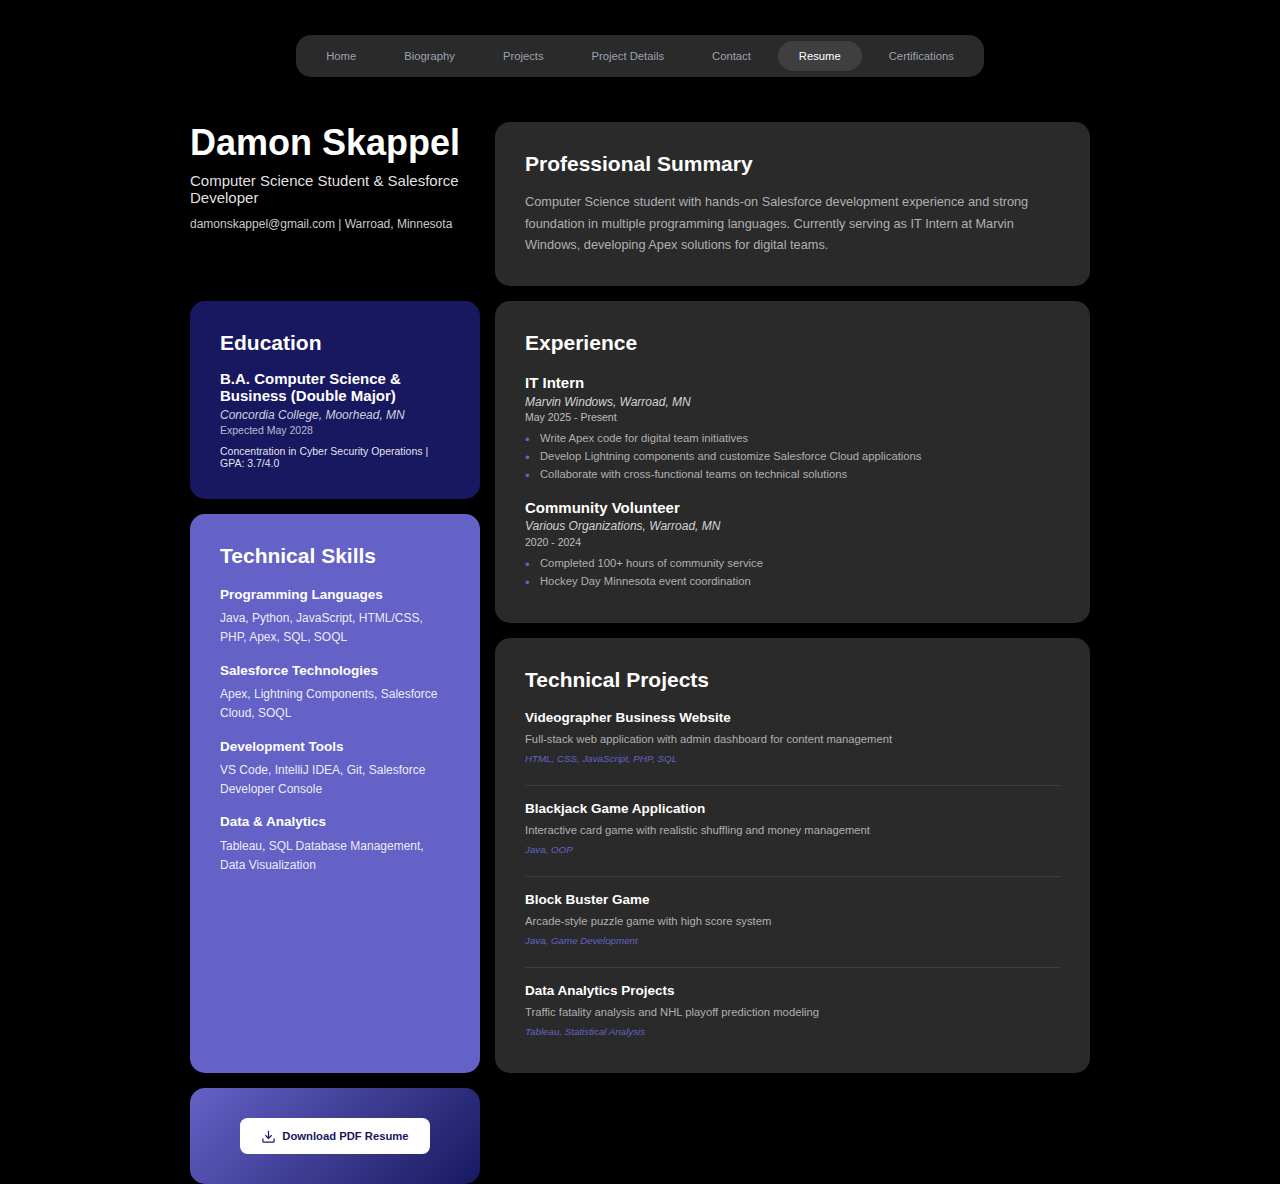
<file: deploy/resume.html>
<!doctype html>
<html lang="en">
  <head>
    <meta charset="UTF-8" />
    <meta name="viewport" content="width=device-width, initial-scale=1.0" />
    <title>Damon Skappel - Resume</title>
    <link rel="stylesheet" href="styles.css" />
    <script src="script.js"></script>
  </head>
  <body>
    <div class="mainpage">
      <nav class="slide-in-up">
        <div class="nav-container">
          <ul class="nav-menu">
            <li class="nav-item">
              <a href="index.html" class="nav-link">Home</a>
            </li>
            <li class="nav-item">
              <a href="biography.html" class="nav-link">Biography</a>
            </li>
            <li class="nav-item">
              <a href="projects.html" class="nav-link">Projects</a>
            </li>
            <li class="nav-item">
              <a href="project-details.html" class="nav-link"
                >Project Details</a
              >
            </li>
            <li class="nav-item">
              <a href="contact.html" class="nav-link">Contact</a>
            </li>
            <li class="nav-item">
              <a href="resume.html" class="nav-link active">Resume</a>
            </li>
            <li class="nav-item">
              <a href="certs.html" class="nav-link">Certifications</a>
            </li>
          </ul>
        </div>
      </nav>

      <div class="grid-container">
        <!-- Header Card -->
        <div class="grid-item resume-header slide-in-up delay-1">
          <h1>Damon Skappel</h1>
          <p class="subtitle">
            Computer Science Student & Salesforce Developer
          </p>
          <p class="contact-info">
            damonskappel@gmail.com | Warroad, Minnesota
          </p>
        </div>

        <!-- Professional Summary -->
        <div class="grid-item resume-summary slide-in-left delay-2">
          <h2>Professional Summary</h2>
          <p>
            Computer Science student with hands-on Salesforce development
            experience and strong foundation in multiple programming languages.
            Currently serving as IT Intern at Marvin Windows, developing Apex
            solutions for digital teams.
          </p>
        </div>

        <!-- Education -->
        <div class="grid-item resume-education slide-in-right delay-2">
          <h2>Education</h2>
          <div class="resume-item">
            <h3>B.A. Computer Science & Business (Double Major)</h3>
            <p class="institution">Concordia College, Moorhead, MN</p>
            <p class="date">Expected May 2028</p>
            <p class="details">
              Concentration in Cyber Security Operations | GPA: 3.7/4.0
            </p>
          </div>
        </div>

        <!-- Experience -->
        <div class="grid-item resume-experience slide-in-left delay-3">
          <h2>Experience</h2>

          <div class="resume-item">
            <h3>IT Intern</h3>
            <p class="institution">Marvin Windows, Warroad, MN</p>
            <p class="date">May 2025 - Present</p>
            <ul>
              <li>Write Apex code for digital team initiatives</li>
              <li>
                Develop Lightning components and customize Salesforce Cloud
                applications
              </li>
              <li>
                Collaborate with cross-functional teams on technical solutions
              </li>
            </ul>
          </div>

          <div class="resume-item">
            <h3>Community Volunteer</h3>
            <p class="institution">Various Organizations, Warroad, MN</p>
            <p class="date">2020 - 2024</p>
            <ul>
              <li>Completed 100+ hours of community service</li>
              <li>Hockey Day Minnesota event coordination</li>
            </ul>
          </div>
        </div>

        <!-- Technical Skills -->
        <div class="grid-item resume-skills slide-in-right delay-3">
          <h2>Technical Skills</h2>

          <div class="skill-group">
            <h4>Programming Languages</h4>
            <p>Java, Python, JavaScript, HTML/CSS, PHP, Apex, SQL, SOQL</p>
          </div>

          <div class="skill-group">
            <h4>Salesforce Technologies</h4>
            <p>Apex, Lightning Components, Salesforce Cloud, SOQL</p>
          </div>

          <div class="skill-group">
            <h4>Development Tools</h4>
            <p>VS Code, IntelliJ IDEA, Git, Salesforce Developer Console</p>
          </div>

          <div class="skill-group">
            <h4>Data & Analytics</h4>
            <p>Tableau, SQL Database Management, Data Visualization</p>
          </div>
        </div>

        <!-- Projects -->
        <div class="grid-item resume-projects slide-in-left delay-4">
          <h2>Technical Projects</h2>

          <div class="project">
            <h3>Videographer Business Website</h3>
            <p>
              Full-stack web application with admin dashboard for content
              management
            </p>
            <p class="tech">HTML, CSS, JavaScript, PHP, SQL</p>
          </div>

          <div class="project">
            <h3>Blackjack Game Application</h3>
            <p>
              Interactive card game with realistic shuffling and money
              management
            </p>
            <p class="tech">Java, OOP</p>
          </div>

          <div class="project">
            <h3>Block Buster Game</h3>
            <p>Arcade-style puzzle game with high score system</p>
            <p class="tech">Java, Game Development</p>
          </div>

          <div class="project">
            <h3>Data Analytics Projects</h3>
            <p>Traffic fatality analysis and NHL playoff prediction modeling</p>
            <p class="tech">Tableau, Statistical Analysis</p>
          </div>
        </div>

        <!-- Download Button -->
        <div class="grid-item resume-download slide-in-up delay-5">
          <a href="resume.pdf" download class="btn btn-primary">
            <svg
              xmlns="http://www.w3.org/2000/svg"
              width="20"
              height="20"
              viewBox="0 0 24 24"
              fill="none"
              stroke="currentColor"
              stroke-width="2"
            >
              <path d="M21 15v4a2 2 0 0 1-2 2H5a2 2 0 0 1-2-2v-4"></path>
              <polyline points="7 10 12 15 17 10"></polyline>
              <line x1="12" y1="15" x2="12" y2="3"></line>
            </svg>
            Download PDF Resume
          </a>
        </div>
      </div>
    </div>
  </body>
</html>
</file>
<file: styles.css>
* {
  margin: 0;
  padding: 0;
  box-sizing: border-box;
}

body {
  font-family: -apple-system, BlinkMacSystemFont, "Segoe UI", Roboto, Oxygen,
    Ubuntu, Cantarell, sans-serif;
  background-color: black;
  color: #fff;
  padding: 20px;
}

.mainpage {
  zoom: 75%;
}

body {
  background-color: black !important;
}

nav {
  display: flex;
  justify-content: center;
  padding: 20px 0;
}

.nav-container {
  background: #2a2a2a;
  border-radius: 20px;
  padding: 8px 12px;
  box-shadow: 0 4px 6px rgba(0, 0, 0, 0.3);
}

.nav-menu {
  list-style: none;
  display: flex;
  gap: 8px;
}

.nav-link {
  text-decoration: none;
  color: #9ca3af;
  padding: 12px 28px;
  border-radius: 40px;
  transition: all 0.3s ease;
  font-size: 15px;
  font-weight: 500;
  display: block;
}

.nav-link:hover {
  color: #fff;
  background: rgba(255, 255, 255, 0.1);
}

.nav-link.active {
  background: #3f3f3f;
  color: #fff;
}

.container {
  display: grid;
  grid-template-columns: repeat(3, 1fr);
  gap: 20px;
}

.big-item {
  grid-column: span 2;
  grid-row: span 2;
}

.grid-container {
  display: grid;
  grid-template-columns: repeat(3, 1fr);
  gap: 20px;
  max-width: 1400px;
  max-height: 1000px;
  margin: 40px auto;
  padding: 0 100px;
}

.item {
  background: #2a2a2a;
  padding: 30px;
  border-radius: 15px;
  color: #fff;
}

/* Home Page Specific Styles */

.home-grid {
  display: grid;
  grid-template-columns: repeat(3, 1fr);
  gap: 20px;
  max-width: 1400px;
  margin: 40px auto;
  padding: 0 20px;
}

/* Hero Section */
.home-hero {
  grid-column: span 2;
  grid-row: span 2;
  background: linear-gradient(
    135deg,
    rgb(100, 98, 198) 0%,
    rgb(24, 24, 96) 100%
  );
  padding: 50px;
  border-radius: 20px;
  display: flex;
  flex-direction: column;
  justify-content: center;
}

.hero-content {
  max-width: 600px;
}

.hero-badge {
  display: inline-flex;
  align-items: center;
  gap: 8px;
  background: rgba(255, 255, 255, 0.15);
  padding: 8px 16px;
  border-radius: 20px;
  font-size: 13px;
  font-weight: 500;
  color: rgba(255, 255, 255, 0.95);
  margin-bottom: 20px;
}

.hero-badge svg {
  width: 16px;
  height: 16px;
}

.home-hero h1 {
  font-size: 56px;
  font-weight: 700;
  color: #fff;
  margin-bottom: 10px;
  line-height: 1.1;
}

.hero-subtitle {
  font-size: 24px;
  color: rgba(255, 255, 255, 0.9);
  margin-bottom: 20px;
  font-weight: 500;
}

.hero-description {
  font-size: 16px;
  line-height: 1.7;
  color: rgba(255, 255, 255, 0.85);
  margin-bottom: 30px;
}

.hero-buttons {
  display: flex;
  gap: 15px;
  flex-wrap: wrap;
}

.btn {
  display: inline-flex;
  align-items: center;
  gap: 8px;
  padding: 14px 28px;
  border-radius: 10px;
  font-size: 15px;
  font-weight: 600;
  text-decoration: none;
  transition: all 0.3s ease;
}

.btn-primary {
  background: #fff;
  color: rgb(24, 24, 96);
}

.btn-primary:hover {
  background: rgba(255, 255, 255, 0.9);
  transform: translateY(-2px);
  box-shadow: 0 4px 12px rgba(0, 0, 0, 0.2);
}

.btn-secondary {
  background: rgba(255, 255, 255, 0.1);
  color: #fff;
  border: 2px solid rgba(255, 255, 255, 0.3);
}

.btn-secondary:hover {
  background: rgba(255, 255, 255, 0.2);
  border-color: rgba(255, 255, 255, 0.5);
}

/* Profile Image */
.home-image {
  grid-column: span 1;
  grid-row: span 2;
  background: #2a2a2a;
  padding: 0;
  border-radius: 20px;
  overflow: hidden;
  position: relative;
}

.image-frame {
  width: 100%;
  height: 100%;
  position: relative;
}

.image-frame img {
  width: 100%;
  height: 100%;
  object-fit: cover;
  display: block;
}

.image-overlay {
  position: absolute;
  bottom: 0;
  left: 0;
  right: 0;
  background: linear-gradient(to top, rgba(0, 0, 0, 0.8), transparent);
  padding: 20px;
  opacity: 0;
  transition: opacity 0.3s ease;
}

.home-image:hover .image-overlay {
  opacity: 1;
}

.image-overlay p {
  color: #fff;
  font-size: 16px;
  font-weight: 500;
  margin: 0;
}

/* Role Card */
.home-role {
  grid-column: span 1;
  background: rgb(24, 24, 96);
  padding: 40px;
  border-radius: 20px;
  text-align: center;
}

.role-icon {
  width: 70px;
  height: 70px;
  background: rgba(255, 255, 255, 0.1);
  border-radius: 15px;
  display: flex;
  align-items: center;
  justify-content: center;
  margin: 0 auto 20px;
  color: #fff;
}

.home-role h2 {
  font-size: 24px;
  font-weight: 600;
  color: #fff;
  margin-bottom: 10px;
}

.home-role p {
  font-size: 15px;
  color: rgba(255, 255, 255, 0.7);
}

/* Education Card */
.home-education {
  grid-column: span 2;
  background: #2a2a2a;
  padding: 40px;
  border-radius: 20px;
}

.education-header {
  display: flex;
  align-items: center;
  gap: 15px;
  margin-bottom: 30px;
}

.education-icon {
  width: 60px;
  height: 60px;
  background: rgba(100, 98, 198, 0.15);
  border-radius: 12px;
  display: flex;
  align-items: center;
  justify-content: center;
  color: rgb(100, 98, 198);
}

.education-header h2 {
  font-size: 28px;
  font-weight: 600;
  color: #fff;
}

.education-timeline {
  display: flex;
  flex-direction: column;
  gap: 25px;
}

.education-item {
  position: relative;
  padding-left: 30px;
  border-left: 2px solid rgba(100, 98, 198, 0.3);
}

.education-item::before {
  content: "";
  position: absolute;
  left: -6px;
  top: 5px;
  width: 10px;
  height: 10px;
  background: rgb(100, 98, 198);
  border-radius: 50%;
}

.education-item .year {
  font-size: 13px;
  color: rgb(100, 98, 198);
  font-weight: 600;
  margin-bottom: 5px;
}

.education-item .school {
  font-size: 20px;
  font-weight: 600;
  color: #fff;
  margin-bottom: 5px;
}

.education-item .degree {
  font-size: 16px;
  color: #b0b0b0;
  margin-bottom: 3px;
}

.education-item .detail {
  font-size: 14px;
  color: #888;
}

/* Technologies Card */
.home-tech {
  grid-column: span 1;
  grid-row: span 2;
  background: rgb(100, 98, 198);
  padding: 40px;
  border-radius: 20px;
}

.tech-header {
  display: flex;
  align-items: center;
  gap: 15px;
  margin-bottom: 30px;
}

.tech-icon {
  width: 60px;
  height: 60px;
  background: rgba(255, 255, 255, 0.15);
  border-radius: 12px;
  display: flex;
  align-items: center;
  justify-content: center;
  color: #fff;
}

.tech-header h2 {
  font-size: 28px;
  font-weight: 600;
  color: #fff;
}

.tech-grid {
  display: flex;
  flex-direction: column;
  gap: 15px;
}

.tech-item {
  display: flex;
  align-items: center;
  gap: 12px;
  padding: 12px;
  background: rgba(255, 255, 255, 0.1);
  border-radius: 10px;
  font-size: 16px;
  color: #fff;
  font-weight: 500;
  transition: all 0.3s ease;
}

.tech-item:hover {
  background: rgba(255, 255, 255, 0.2);
  transform: translateX(5px);
}

.tech-dot {
  width: 8px;
  height: 8px;
  background: #fff;
  border-radius: 50%;
  flex-shrink: 0;
}

/* Quote Card */
.home-quote {
  grid-column: span 2;
  background: linear-gradient(135deg, #2a2a2a 0%, #1a1a1a 100%);
  padding: 40px;
  border-radius: 20px;
  position: relative;
  overflow: hidden;
}

.home-quote::before {
  content: "";
  position: absolute;
  top: -50%;
  right: -50%;
  width: 200%;
  height: 200%;
  background: radial-gradient(
    circle,
    rgba(100, 98, 198, 0.1) 0%,
    transparent 70%
  );
}

.quote-icon {
  font-size: 80px;
  color: rgba(100, 98, 198, 0.3);
  line-height: 0.5;
  margin-bottom: 20px;
}

.quote-text {
  font-size: 24px;
  font-style: italic;
  color: #fff;
  line-height: 1.5;
  margin-bottom: 15px;
  position: relative;
}

.quote-author {
  font-size: 16px;
  color: #888;
  font-weight: 500;
  position: relative;
}

/* Responsive Design */
@media (max-width: 1024px) {
  .home-grid {
    grid-template-columns: repeat(2, 1fr);
  }

  .home-hero {
    grid-column: span 2;
  }

  .home-image {
    grid-column: span 2;
    grid-row: span 1;
    min-height: 400px;
  }

  .home-role {
    grid-column: span 1;
  }

  .home-education {
    grid-column: span 2;
  }

  .home-tech {
    grid-column: span 1;
    grid-row: span 1;
  }

  .home-quote {
    grid-column: span 2;
  }
}

@media (max-width: 768px) {
  .home-grid {
    grid-template-columns: 1fr;
    gap: 20px;
  }

  .home-hero,
  .home-image,
  .home-role,
  .home-education,
  .home-tech,
  .home-quote {
    grid-column: span 1;
    grid-row: span 1;
  }

  .home-hero {
    padding: 35px;
  }

  .home-hero h1 {
    font-size: 40px;
  }

  .hero-subtitle {
    font-size: 20px;
  }

  .home-image {
    min-height: 350px;
  }

  .hero-buttons {
    flex-direction: column;
  }

  .btn {
    width: 100%;
    justify-content: center;
  }

  .quote-text {
    font-size: 20px;
  }
}

@media (max-width: 480px) {
  .home-hero h1 {
    font-size: 32px;
  }

  .hero-subtitle {
    font-size: 18px;
  }

  .home-hero {
    padding: 25px;
  }

  .home-education,
  .home-tech,
  .home-quote {
    padding: 30px;
  }
}

/* Projects Page Styles */

.projects-page-container {
  max-width: 1400px;
  margin: 40px auto;
  padding: 0 20px;
}

.projects-header {
  text-align: center;
  margin-bottom: 60px;
}

.projects-header h1 {
  font-size: 48px;
  font-weight: 700;
  color: #fff;
  margin-bottom: 15px;
}

.projects-header p {
  font-size: 18px;
  color: #999;
  max-width: 600px;
  margin: 0 auto;
}

/* Projects Grid */
.projects-grid {
  display: grid;
  grid-template-columns: repeat(auto-fit, minmax(350px, 1fr));
  gap: 40px;
}

/* Project Showcase Cards */
.project-showcase {
  background: #2a2a2a;
  border-radius: 20px;
  padding: 35px;
  transition: transform 0.3s ease, box-shadow 0.3s ease;
  position: relative;
  overflow: hidden;
}

.project-showcase::before {
  content: "";
  position: absolute;
  top: 0;
  left: 0;
  right: 0;
  height: 4px;
  background: linear-gradient(90deg, transparent, currentColor, transparent);
  opacity: 0;
  transition: opacity 0.3s ease;
}

.project-showcase:hover {
  transform: translateY(-8px);
  box-shadow: 0 12px 24px rgba(0, 0, 0, 0.4);
}

.project-showcase:hover::before {
  opacity: 1;
}

/* Project Type Colors */
.blockbuster-project {
  color: rgb(100, 98, 198);
}

.blackjack-project {
  color: rgb(220, 100, 100);
}

.website-project {
  color: rgb(100, 180, 220);
}

/* Project Badge */
.project-badge {
  display: inline-flex;
  align-items: center;
  gap: 8px;
  background: rgba(255, 255, 255, 0.05);
  padding: 8px 16px;
  border-radius: 20px;
  margin-bottom: 20px;
  font-size: 13px;
  font-weight: 500;
  color: currentColor;
}

.project-badge svg {
  width: 18px;
  height: 18px;
}

/* Project Title */
.project-showcase h2 {
  font-size: 32px;
  font-weight: 700;
  color: #fff;
  margin-bottom: 20px;
}

/* Project Images */
.project-images {
  margin-bottom: 25px;
}

.main-image {
  margin-bottom: 15px;
  border-radius: 12px;
  overflow: hidden;
  box-shadow: 0 4px 12px rgba(0, 0, 0, 0.3);
}

.main-image img {
  width: 100%;
  height: auto;
  display: block;
  transition: transform 0.3s ease;
}

.main-image:hover img {
  transform: scale(1.05);
}

.main-image.single {
  margin-bottom: 0;
}

.image-gallery {
  display: grid;
  grid-template-columns: repeat(2, 1fr);
  gap: 15px;
}

.image-gallery img {
  width: 100%;
  height: 150px;
  object-fit: cover;
  border-radius: 12px;
  transition: transform 0.3s ease, box-shadow 0.3s ease;
  box-shadow: 0 2px 8px rgba(0, 0, 0, 0.2);
}

.image-gallery img:hover {
  transform: scale(1.05);
  box-shadow: 0 4px 12px rgba(0, 0, 0, 0.4);
}

/* Project Description */
.project-description {
  font-size: 15px;
  line-height: 1.7;
  color: #b0b0b0;
  margin-bottom: 20px;
}

/* Project Tags */
.project-tags {
  display: flex;
  flex-wrap: wrap;
  gap: 10px;
  margin-bottom: 25px;
}

.tag {
  background: rgba(255, 255, 255, 0.05);
  color: #fff;
  padding: 6px 14px;
  border-radius: 20px;
  font-size: 13px;
  font-weight: 500;
  border: 1px solid rgba(255, 255, 255, 0.1);
}

/* Project Link */
.project-link {
  display: inline-flex;
  align-items: center;
  gap: 8px;
  color: currentColor;
  text-decoration: none;
  font-weight: 600;
  font-size: 15px;
  padding: 12px 24px;
  background: rgba(255, 255, 255, 0.05);
  border-radius: 10px;
  transition: all 0.3s ease;
  border: 1px solid currentColor;
}

.project-link:hover {
  background: currentColor;
  color: #000;
  transform: translateX(5px);
}

.project-link svg {
  transition: transform 0.3s ease;
}

.project-link:hover svg {
  transform: translateX(3px);
}

/* Responsive Design */
@media (max-width: 1200px) {
  .projects-grid {
    grid-template-columns: repeat(2, 1fr);
    gap: 30px;
  }
}

@media (max-width: 768px) {
  .projects-page-container {
    padding: 0 15px;
  }

  .projects-header {
    margin-bottom: 40px;
  }

  .projects-header h1 {
    font-size: 36px;
  }

  .projects-header p {
    font-size: 16px;
  }

  .projects-grid {
    grid-template-columns: 1fr;
    gap: 30px;
  }

  .project-showcase {
    padding: 25px;
  }

  .project-showcase h2 {
    font-size: 28px;
  }

  .image-gallery {
    grid-template-columns: 1fr;
  }

  .image-gallery img {
    height: 200px;
  }
}

@media (max-width: 480px) {
  .projects-header h1 {
    font-size: 32px;
  }

  .project-showcase h2 {
    font-size: 24px;
  }

  .project-showcase {
    padding: 20px;
  }
}
.item11 {
  background: #2a2a2a;
  padding: 40px;
  border-radius: 20px;
  grid-column: span 3;
  grid-row: span 3;
  text-align: center;
}

.item11 h2 {
  font-size: 36px;
  font-style: bold;
}

.item11 p {
  font-size: 20px;
  font-style: bold;
}

.item12 {
  background: #2a2a2a;
  padding: 40px;
  border-radius: 20px;
  grid-column: span 3;
  grid-row: span 3;
  text-align: center;
  margin: 40px;
}

.item12 h2 {
  font-size: 36px;
  font-style: bold;
}

.item12 p {
  font-size: 20px;
  font-style: bold;
}

.item13 {
  background: #2a2a2a;
  padding: 40px;
  border-radius: 20px;
  grid-column: span 3;
  grid-row: span 3;
  text-align: center;
}

.item13 h2 {
  font-size: 36px;
  font-style: bold;
}

.item13 p {
  font-size: 20px;
  font-style: bold;
}

/* /* Contact Page Styles */

.contact-page-container {
  max-width: 1400px;
  margin: 40px auto;
  padding: 0 20px;
}

.contact-header {
  text-align: center;
  margin-bottom: 60px;
}

.contact-header h1 {
  font-size: 48px;
  font-weight: 700;
  color: #fff;
  margin-bottom: 15px;
}

.contact-header p {
  font-size: 18px;
  color: #999;
  max-width: 600px;
  margin: 0 auto;
}

/* Contact Grid */
.contact-grid {
  display: grid;
  grid-template-columns: repeat(2, 1fr);
  gap: 25px;
}

/* Contact Cards */
.contact-card {
  background: #2a2a2a;
  border-radius: 20px;
  padding: 35px;
  transition: transform 0.3s ease, box-shadow 0.3s ease;
}

.contact-card:hover {
  transform: translateY(-5px);
  box-shadow: 0 8px 20px rgba(0, 0, 0, 0.4);
}

.card-header {
  display: flex;
  align-items: center;
  gap: 15px;
  margin-bottom: 30px;
  padding-bottom: 20px;
  border-bottom: 1px solid rgba(255, 255, 255, 0.1);
}

.card-icon {
  width: 60px;
  height: 60px;
  border-radius: 12px;
  display: flex;
  align-items: center;
  justify-content: center;
  flex-shrink: 0;
}

.email-icon {
  background: rgba(100, 98, 198, 0.15);
  color: rgb(100, 98, 198);
}

.social-icon {
  background: rgba(100, 180, 220, 0.15);
  color: rgb(100, 180, 220);
}

.availability-icon {
  background: rgba(100, 200, 150, 0.15);
  color: rgb(100, 200, 150);
}

.links-icon {
  background: rgba(220, 100, 100, 0.15);
  color: rgb(220, 100, 100);
}

.card-header h2 {
  font-size: 24px;
  font-weight: 600;
  color: #fff;
}

/* Info Card */
.info-card {
  grid-column: span 1;
}

.contact-details {
  display: flex;
  flex-direction: column;
  gap: 20px;
}

.detail-item {
  display: flex;
  flex-direction: column;
  gap: 5px;
}

.detail-label {
  font-size: 13px;
  color: #888;
  text-transform: uppercase;
  letter-spacing: 1px;
  font-weight: 600;
}

.detail-value {
  font-size: 16px;
  color: #fff;
  text-decoration: none;
  transition: color 0.3s ease;
}

a.detail-value:hover {
  color: rgb(100, 98, 198);
}

.status-badge {
  display: inline-flex;
  align-items: center;
  padding: 6px 12px;
  background: rgba(100, 200, 150, 0.15);
  color: rgb(100, 200, 150);
  border-radius: 20px;
  font-size: 14px;
  font-weight: 500;
}

/* Social Card */
.social-card {
  grid-column: span 1;
  grid-row: span 2;
}

.social-links-grid {
  display: flex;
  flex-direction: column;
  gap: 15px;
}

.social-link {
  display: flex;
  align-items: center;
  gap: 15px;
  padding: 18px;
  background: rgba(255, 255, 255, 0.03);
  border-radius: 12px;
  text-decoration: none;
  transition: all 0.3s ease;
  border: 1px solid rgba(255, 255, 255, 0.05);
}

.social-link:hover {
  background: rgba(255, 255, 255, 0.08);
  border-color: rgba(255, 255, 255, 0.1);
  transform: translateX(5px);
}

.social-link-icon {
  width: 45px;
  height: 45px;
  border-radius: 10px;
  display: flex;
  align-items: center;
  justify-content: center;
  flex-shrink: 0;
}

.linkedin .social-link-icon {
  background: rgba(0, 119, 181, 0.15);
  color: #0077b5;
}

.github .social-link-icon {
  background: rgba(255, 255, 255, 0.15);
  color: #fff;
}

.email .social-link-icon {
  background: rgba(100, 98, 198, 0.15);
  color: rgb(100, 98, 198);
}

.contact .social-link-icon {
  background: rgba(100, 98, 198, 0.15);
  color: rgb(100, 98, 198);
}

.instagram .social-link-icon {
  background: rgba(225, 48, 108, 0.15);
  color: #e1306c;
}

.social-link-content {
  flex: 1;
}

.social-link-name {
  font-size: 16px;
  font-weight: 600;
  color: #fff;
  margin-bottom: 3px;
}

.social-link-handle {
  font-size: 13px;
  color: #888;
}

.social-link-arrow {
  color: #666;
  transition: transform 0.3s ease;
}

.social-link:hover .social-link-arrow {
  transform: translate(3px, -3px);
  color: #fff;
}

/* Availability Card */
.availability-card {
  grid-column: span 1;
}

.availability-content {
  display: flex;
  flex-direction: column;
  gap: 20px;
}

.availability-status {
  display: flex;
  align-items: center;
  gap: 10px;
  padding: 12px 16px;
  background: rgba(100, 200, 150, 0.1);
  border-radius: 10px;
  font-weight: 600;
  color: rgb(100, 200, 150);
}

.status-indicator {
  width: 10px;
  height: 10px;
  background: rgb(100, 200, 150);
  border-radius: 50%;
  animation: pulse 2s infinite;
}

@keyframes pulse {
  0%,
  100% {
    opacity: 1;
  }
  50% {
    opacity: 0.5;
  }
}

.availability-text {
  font-size: 15px;
  line-height: 1.7;
  color: #b0b0b0;
}

.availability-list {
  display: flex;
  flex-direction: column;
  gap: 12px;
}

.availability-item {
  display: flex;
  align-items: center;
  gap: 10px;
  color: #b0b0b0;
  font-size: 15px;
}

.availability-item svg {
  color: rgb(100, 200, 150);
  flex-shrink: 0;
}

/* Quick Links Card */
.quick-links-card {
  grid-column: span 2;
}

.quick-links-list {
  display: grid;
  grid-template-columns: repeat(3, 1fr);
  gap: 15px;
}

.quick-link {
  display: flex;
  align-items: center;
  gap: 15px;
  padding: 20px;
  background: rgba(255, 255, 255, 0.03);
  border-radius: 12px;
  text-decoration: none;
  transition: all 0.3s ease;
  border: 1px solid rgba(255, 255, 255, 0.05);
}

.quick-link:hover {
  background: rgba(255, 255, 255, 0.08);
  border-color: rgba(255, 255, 255, 0.1);
  transform: translateY(-3px);
}

.quick-link-icon {
  font-size: 32px;
  flex-shrink: 0;
}

.quick-link-content {
  flex: 1;
}

.quick-link-title {
  font-size: 16px;
  font-weight: 600;
  color: #fff;
  margin-bottom: 3px;
}

.quick-link-desc {
  font-size: 13px;
  color: #888;
}

/* Responsive Design */
@media (max-width: 1024px) {
  .contact-grid {
    grid-template-columns: 1fr;
  }

  .info-card,
  .social-card,
  .availability-card,
  .quick-links-card {
    grid-column: span 1;
    grid-row: span 1;
  }

  .quick-links-list {
    grid-template-columns: 1fr;
  }
}

@media (max-width: 768px) {
  .contact-page-container {
    padding: 0 15px;
  }

  .contact-header {
    margin-bottom: 40px;
  }

  .contact-header h1 {
    font-size: 36px;
  }

  .contact-header p {
    font-size: 16px;
  }

  .contact-card {
    padding: 25px;
  }

  .card-header {
    flex-direction: column;
    align-items: flex-start;
    gap: 10px;
  }

  .social-link {
    padding: 15px;
  }

  .quick-link {
    flex-direction: column;
    text-align: center;
  }
}

@media (max-width: 480px) {
  .contact-header h1 {
    font-size: 32px;
  }

  .card-header h2 {
    font-size: 20px;
  }

  .contact-card {
    padding: 20px;
  }
}
*/

/* Resume Page Styles */

/* Resume Header */
.resume-header {
  grid-column: span 3;
  background: linear-gradient(
    135deg,
    rgb(100, 98, 198) 0%,
    rgb(24, 24, 96) 100%
  );
  padding: 50px 40px;
  border-radius: 20px;
  text-align: center;
}

.resume-header h1 {
  font-size: 48px;
  font-weight: 700;
  color: #fff;
  margin-bottom: 10px;
}

.resume-header .subtitle {
  font-size: 20px;
  color: rgba(255, 255, 255, 0.9);
  margin-bottom: 15px;
}

.resume-header .contact-info {
  font-size: 16px;
  color: rgba(255, 255, 255, 0.8);
}

/* Resume Summary */
.resume-summary {
  grid-column: span 2;
  background: #2a2a2a;
  padding: 40px;
  border-radius: 20px;
}

.resume-summary h2 {
  font-size: 28px;
  font-weight: 600;
  color: #fff;
  margin-bottom: 20px;
}

.resume-summary p {
  font-size: 16px;
  line-height: 1.6;
  color: #b0b0b0;
}

/* Education */
.resume-education {
  grid-column: span 1;
  grid-row: span 1;
  background: rgb(24, 24, 96);
  padding: 40px;
  border-radius: 20px;
}

.resume-education h2 {
  font-size: 28px;
  font-weight: 600;
  color: #fff;
  margin-bottom: 20px;
}

.resume-education h3 {
  font-size: 18px;
  font-weight: 600;
  color: #fff;
  margin-bottom: 8px;
}

.resume-education .institution {
  font-size: 15px;
  color: rgba(255, 255, 255, 0.8);
  font-style: italic;
  margin-bottom: 5px;
}

.resume-education .date {
  font-size: 14px;
  color: rgba(255, 255, 255, 0.7);
  margin-bottom: 10px;
}

.resume-education .details {
  font-size: 14px;
  color: rgba(255, 255, 255, 0.9);
}

/* Experience */
.resume-experience {
  grid-column: span 2;
  grid-row: span 2;
  background: #2a2a2a;
  padding: 40px;
  border-radius: 20px;
}

.resume-experience h2 {
  font-size: 28px;
  font-weight: 600;
  color: #fff;
  margin-bottom: 25px;
}

.resume-item {
  margin-bottom: 25px;
}

.resume-item:last-child {
  margin-bottom: 0;
}

.resume-item h3 {
  font-size: 20px;
  font-weight: 600;
  color: #fff;
  margin-bottom: 5px;
}

.resume-item .institution {
  font-size: 16px;
  color: rgba(255, 255, 255, 0.8);
  font-style: italic;
  margin-bottom: 3px;
}

.resume-item .date {
  font-size: 14px;
  color: rgba(255, 255, 255, 0.7);
  margin-bottom: 12px;
}

.resume-item ul {
  list-style: none;
  padding-left: 0;
  margin-top: 10px;
}

.resume-item li {
  font-size: 15px;
  color: #b0b0b0;
  margin-bottom: 8px;
  padding-left: 20px;
  position: relative;
}

.resume-item li::before {
  content: "•";
  color: rgb(100, 98, 198);
  font-size: 18px;
  position: absolute;
  left: 0;
}

/* Skills */
.resume-skills {
  grid-column: span 1;
  grid-row: span 2;
  background: rgb(100, 98, 198);
  padding: 40px;
  border-radius: 20px;
}

.resume-skills h2 {
  font-size: 28px;
  font-weight: 600;
  color: #fff;
  margin-bottom: 25px;
}

.skill-group {
  margin-bottom: 20px;
}

.skill-group:last-child {
  margin-bottom: 0;
}

.skill-group h4 {
  font-size: 16px;
  font-weight: 600;
  color: #fff;
  margin-bottom: 8px;
}

.skill-group p {
  font-size: 14px;
  color: rgba(255, 255, 255, 0.9);
  line-height: 1.5;
}

/* Projects */
.resume-projects {
  grid-column: span 2;
  background: #2a2a2a;
  padding: 40px;
  border-radius: 20px;
}

.resume-projects h2 {
  font-size: 28px;
  font-weight: 600;
  color: #fff;
  margin-bottom: 25px;
}

.project {
  margin-bottom: 20px;
  padding-bottom: 20px;
  border-bottom: 1px solid rgba(255, 255, 255, 0.1);
}

.project:last-child {
  margin-bottom: 0;
  padding-bottom: 0;
  border-bottom: none;
}

.project h3 {
  font-size: 18px;
  font-weight: 600;
  color: #fff;
  margin-bottom: 8px;
}

.project p {
  font-size: 15px;
  color: #b0b0b0;
  line-height: 1.5;
  margin-bottom: 5px;
}

.project .tech {
  font-size: 13px;
  color: rgb(100, 98, 198);
  font-style: italic;
}

/* Download Button */
.resume-download {
  grid-column: span 1;
  background: linear-gradient(
    135deg,
    rgb(100, 98, 198) 0%,
    rgb(24, 24, 96) 100%
  );
  padding: 40px;
  border-radius: 20px;
  display: flex;
  align-items: center;
  justify-content: center;
}

.download-btn {
  display: flex;
  align-items: center;
  gap: 12px;
  padding: 18px 32px;
  background: rgba(255, 255, 255, 0.1);
  border: 2px solid rgba(255, 255, 255, 0.3);
  border-radius: 12px;
  color: #fff;
  text-decoration: none;
  font-size: 16px;
  font-weight: 600;
  transition: all 0.3s ease;
}

.download-btn:hover {
  background: rgba(255, 255, 255, 0.2);
  border-color: rgba(255, 255, 255, 0.5);
  transform: translateY(-3px);
}

.download-btn svg {
  flex-shrink: 0;
}

/* Responsive Design */
@media (max-width: 1024px) {
  .resume-header {
    grid-column: span 2;
  }

  .resume-summary {
    grid-column: span 2;
  }

  .resume-education {
    grid-column: span 2;
  }

  .resume-experience {
    grid-column: span 2;
  }

  .resume-skills {
    grid-column: span 2;
    grid-row: span 1;
  }

  .resume-projects {
    grid-column: span 2;
  }

  .resume-download {
    grid-column: span 2;
  }
}

@media (max-width: 768px) {
  .resume-header,
  .resume-summary,
  .resume-education,
  .resume-experience,
  .resume-skills,
  .resume-projects,
  .resume-download {
    grid-column: span 1;
  }

  .resume-header h1 {
    font-size: 36px;
  }

  .resume-header .subtitle {
    font-size: 18px;
  }
}

/* Project Details Page Styles */

.project-details-container {
  max-width: 1200px;
  margin: 40px auto;
  padding: 0 20px;
  display: flex;
  flex-direction: column;
  gap: 40px;
}

.project-card {
  background: #2a2a2a;
  border-radius: 20px;
  padding: 40px;
  box-shadow: 0 4px 6px rgba(0, 0, 0, 0.3);
  transition: transform 0.3s ease, box-shadow 0.3s ease;
  border-left: 5px solid transparent;
}

.project-card:hover {
  transform: translateY(-5px);
  box-shadow: 0 8px 12px rgba(0, 0, 0, 0.4);
}

/* Different colored accents for each project */
.project-card.blockbuster {
  border-left-color: rgb(100, 98, 198);
}

.project-card.blockbuster .project-icon {
  background: rgba(100, 98, 198, 0.2);
  color: rgb(100, 98, 198);
}

.project-card.blackjack {
  border-left-color: rgb(220, 100, 100);
}

.project-card.blackjack .project-icon {
  background: rgba(220, 100, 100, 0.2);
  color: rgb(220, 100, 100);
}

.project-card.website {
  border-left-color: rgb(100, 180, 220);
}

.project-card.website .project-icon {
  background: rgba(100, 180, 220, 0.2);
  color: rgb(100, 180, 220);
}

/* Project Header */
.project-header {
  display: flex;
  align-items: center;
  gap: 20px;
  margin-bottom: 25px;
  padding-bottom: 20px;
  border-bottom: 1px solid rgba(255, 255, 255, 0.1);
}

.project-icon {
  width: 70px;
  height: 70px;
  border-radius: 15px;
  display: flex;
  align-items: center;
  justify-content: center;
  flex-shrink: 0;
}

.project-header h2 {
  font-size: 32px;
  font-weight: 700;
  color: #fff;
  margin-bottom: 5px;
}

.tech-stack {
  font-size: 14px;
  color: #999;
  font-weight: 500;
  letter-spacing: 0.5px;
}

/* Project Content */
.project-content {
  display: flex;
  flex-direction: column;
  gap: 25px;
}

.project-description {
  font-size: 16px;
  line-height: 1.7;
  color: #b0b0b0;
}

/* Features Section */
.project-features h3 {
  font-size: 20px;
  font-weight: 600;
  color: #fff;
  margin-bottom: 15px;
}

.project-features ul {
  list-style: none;
  padding-left: 0;
  display: grid;
  grid-template-columns: repeat(auto-fit, minmax(250px, 1fr));
  gap: 12px;
}

.project-features li {
  font-size: 15px;
  color: #b0b0b0;
  padding-left: 25px;
  position: relative;
  line-height: 1.6;
}

.project-features li::before {
  content: "✓";
  position: absolute;
  left: 0;
  font-weight: bold;
  font-size: 16px;
}

.blockbuster .project-features li::before {
  color: rgb(100, 98, 198);
}

.blackjack .project-features li::before {
  color: rgb(220, 100, 100);
}

.website .project-features li::before {
  color: rgb(100, 180, 220);
}

/* Learning Section */
.project-learning {
  background: rgba(255, 255, 255, 0.03);
  padding: 20px;
  border-radius: 12px;
  border-left: 3px solid rgba(255, 255, 255, 0.1);
}

.project-learning h4 {
  font-size: 16px;
  font-weight: 600;
  color: #fff;
  margin-bottom: 10px;
  text-transform: uppercase;
  letter-spacing: 1px;
}

.project-learning p {
  font-size: 15px;
  line-height: 1.6;
  color: #b0b0b0;
  font-style: italic;
}

/* Responsive Design */
@media (max-width: 768px) {
  .project-details-container {
    padding: 0 15px;
    gap: 30px;
  }

  .project-card {
    padding: 30px 25px;
  }

  .project-header {
    flex-direction: column;
    align-items: flex-start;
    gap: 15px;
  }

  .project-header h2 {
    font-size: 26px;
  }

  .project-features ul {
    grid-template-columns: 1fr;
  }

  .project-icon {
    width: 60px;
    height: 60px;
  }

  .project-icon svg {
    width: 30px;
    height: 30px;
  }
}

@media (max-width: 480px) {
  .project-card {
    padding: 25px 20px;
  }

  .project-header h2 {
    font-size: 24px;
  }

  .tech-stack {
    font-size: 13px;
  }
}

/* Page Layout */
body {
  font-family: Arial, sans-serif;
  background: #f4f4f4;
  margin: 0;
  padding: 0;
}

/* Centered Container */
.container {
  width: 400px;
  margin: 80px auto;
  background: white;
  padding: 25px;
  border-radius: 10px;
  box-shadow: 0 4px 10px rgba(0, 0, 0, 0.1);
}

/* Header */
.container h1 {
  text-align: center;
  margin-bottom: 20px;
}

/* Labels + inputs */
label {
  display: block;
  margin-top: 15px;
  font-weight: bold;
  color: black;
}

.required {
  color: #dc3545;
  margin-left: 3px;
}

input,
textarea {
  width: 100%;
  margin-top: 6px;
  padding: 10px;
  border: 1px solid #ccc;
  border-radius: 6px;
  font-size: 14px;
}

/* Submit button */
button {
  width: 100%;
  margin-top: 20px;
  padding: 12px;
  font-size: 16px;
  background: black;
  color: black;
  border: none;
  border-radius: 6px;
  cursor: pointer;
}

button:hover {
  background: #333;
}

.slide-in-left {
  opacity: 0;
  transform: translateX(-100px);
  transition: all 0.5s ease-out;
}

.slide-in-right {
  opacity: 0;
  transform: translateX(100px);
  transition: all 0.5s ease-out;
}

.slide-in-up {
  opacity: 0;
  transform: translateY(50px);
  transition: all 0.5s ease-out;
}

.slide-in-left.active,
.slide-in-right.active,
.slide-in-up.active {
  opacity: 1;
  transform: translate(0, 0);
}

.delay-1 {
  transition-delay: 0.2s;
}
.delay-2 {
  transition-delay: 0.4s;
}
.delay-3 {
  transition-delay: 0.6s;
}
.delay-4 {
  transition-delay: 0.8s;
}

.social-link.email {
  pointer-events: auto !important;
  z-index: 999 !important;
}

/* Form Validation Styles */
.invalid-field {
  border: 2px solid #ef4444 !important;
  background-color: rgba(239, 68, 68, 0.1) !important;
}

.invalid-field:focus {
  outline: 2px solid #ef4444 !important;
  outline-offset: 2px;
}
</file>
<file: deploy/styles.css>
* {
  margin: 0;
  padding: 0;
  box-sizing: border-box;
}

body {
  font-family: -apple-system, BlinkMacSystemFont, "Segoe UI", Roboto, Oxygen,
    Ubuntu, Cantarell, sans-serif;
  background-color: black;
  color: #fff;
  padding: 20px;
}

.mainpage {
  zoom: 75%;
}

body {
  background-color: black !important;
}

nav {
  display: flex;
  justify-content: center;
  padding: 20px 0;
}

.nav-container {
  background: #2a2a2a;
  border-radius: 20px;
  padding: 8px 12px;
  box-shadow: 0 4px 6px rgba(0, 0, 0, 0.3);
}

.nav-menu {
  list-style: none;
  display: flex;
  gap: 8px;
}

.nav-link {
  text-decoration: none;
  color: #9ca3af;
  padding: 12px 28px;
  border-radius: 40px;
  transition: all 0.3s ease;
  font-size: 15px;
  font-weight: 500;
  display: block;
}

.nav-link:hover {
  color: #fff;
  background: rgba(255, 255, 255, 0.1);
}

.nav-link.active {
  background: #3f3f3f;
  color: #fff;
}

.container {
  display: grid;
  grid-template-columns: repeat(3, 1fr);
  gap: 20px;
}

.big-item {
  grid-column: span 2;
  grid-row: span 2;
}

.grid-container {
  display: grid;
  grid-template-columns: repeat(3, 1fr);
  gap: 20px;
  max-width: 1400px;
  max-height: 1000px;
  margin: 40px auto;
  padding: 0 100px;
}

.item {
  background: #2a2a2a;
  padding: 30px;
  border-radius: 15px;
  color: #fff;
}

/* Home Page Specific Styles */

.home-grid {
  display: grid;
  grid-template-columns: repeat(3, 1fr);
  gap: 20px;
  max-width: 1400px;
  margin: 40px auto;
  padding: 0 20px;
}

/* Hero Section */
.home-hero {
  grid-column: span 2;
  grid-row: span 2;
  background: linear-gradient(
    135deg,
    rgb(100, 98, 198) 0%,
    rgb(24, 24, 96) 100%
  );
  padding: 50px;
  border-radius: 20px;
  display: flex;
  flex-direction: column;
  justify-content: center;
}

.hero-content {
  max-width: 600px;
}

.hero-badge {
  display: inline-flex;
  align-items: center;
  gap: 8px;
  background: rgba(255, 255, 255, 0.15);
  padding: 8px 16px;
  border-radius: 20px;
  font-size: 13px;
  font-weight: 500;
  color: rgba(255, 255, 255, 0.95);
  margin-bottom: 20px;
}

.hero-badge svg {
  width: 16px;
  height: 16px;
}

.home-hero h1 {
  font-size: 56px;
  font-weight: 700;
  color: #fff;
  margin-bottom: 10px;
  line-height: 1.1;
}

.hero-subtitle {
  font-size: 24px;
  color: rgba(255, 255, 255, 0.9);
  margin-bottom: 20px;
  font-weight: 500;
}

.hero-description {
  font-size: 16px;
  line-height: 1.7;
  color: rgba(255, 255, 255, 0.85);
  margin-bottom: 30px;
}

.hero-buttons {
  display: flex;
  gap: 15px;
  flex-wrap: wrap;
}

.btn {
  display: inline-flex;
  align-items: center;
  gap: 8px;
  padding: 14px 28px;
  border-radius: 10px;
  font-size: 15px;
  font-weight: 600;
  text-decoration: none;
  transition: all 0.3s ease;
}

.btn-primary {
  background: #fff;
  color: rgb(24, 24, 96);
}

.btn-primary:hover {
  background: rgba(255, 255, 255, 0.9);
  transform: translateY(-2px);
  box-shadow: 0 4px 12px rgba(0, 0, 0, 0.2);
}

.btn-secondary {
  background: rgba(255, 255, 255, 0.1);
  color: #fff;
  border: 2px solid rgba(255, 255, 255, 0.3);
}

.btn-secondary:hover {
  background: rgba(255, 255, 255, 0.2);
  border-color: rgba(255, 255, 255, 0.5);
}

/* Profile Image */
.home-image {
  grid-column: span 1;
  grid-row: span 2;
  background: #2a2a2a;
  padding: 0;
  border-radius: 20px;
  overflow: hidden;
  position: relative;
}

.image-frame {
  width: 100%;
  height: 100%;
  position: relative;
}

.image-frame img {
  width: 100%;
  height: 100%;
  object-fit: cover;
  display: block;
}

.image-overlay {
  position: absolute;
  bottom: 0;
  left: 0;
  right: 0;
  background: linear-gradient(to top, rgba(0, 0, 0, 0.8), transparent);
  padding: 20px;
  opacity: 0;
  transition: opacity 0.3s ease;
}

.home-image:hover .image-overlay {
  opacity: 1;
}

.image-overlay p {
  color: #fff;
  font-size: 16px;
  font-weight: 500;
  margin: 0;
}

/* Role Card */
.home-role {
  grid-column: span 1;
  background: rgb(24, 24, 96);
  padding: 40px;
  border-radius: 20px;
  text-align: center;
}

.role-icon {
  width: 70px;
  height: 70px;
  background: rgba(255, 255, 255, 0.1);
  border-radius: 15px;
  display: flex;
  align-items: center;
  justify-content: center;
  margin: 0 auto 20px;
  color: #fff;
}

.home-role h2 {
  font-size: 24px;
  font-weight: 600;
  color: #fff;
  margin-bottom: 10px;
}

.home-role p {
  font-size: 15px;
  color: rgba(255, 255, 255, 0.7);
}

/* Education Card */
.home-education {
  grid-column: span 2;
  background: #2a2a2a;
  padding: 40px;
  border-radius: 20px;
}

.education-header {
  display: flex;
  align-items: center;
  gap: 15px;
  margin-bottom: 30px;
}

.education-icon {
  width: 60px;
  height: 60px;
  background: rgba(100, 98, 198, 0.15);
  border-radius: 12px;
  display: flex;
  align-items: center;
  justify-content: center;
  color: rgb(100, 98, 198);
}

.education-header h2 {
  font-size: 28px;
  font-weight: 600;
  color: #fff;
}

.education-timeline {
  display: flex;
  flex-direction: column;
  gap: 25px;
}

.education-item {
  position: relative;
  padding-left: 30px;
  border-left: 2px solid rgba(100, 98, 198, 0.3);
}

.education-item::before {
  content: "";
  position: absolute;
  left: -6px;
  top: 5px;
  width: 10px;
  height: 10px;
  background: rgb(100, 98, 198);
  border-radius: 50%;
}

.education-item .year {
  font-size: 13px;
  color: rgb(100, 98, 198);
  font-weight: 600;
  margin-bottom: 5px;
}

.education-item .school {
  font-size: 20px;
  font-weight: 600;
  color: #fff;
  margin-bottom: 5px;
}

.education-item .degree {
  font-size: 16px;
  color: #b0b0b0;
  margin-bottom: 3px;
}

.education-item .detail {
  font-size: 14px;
  color: #888;
}

/* Technologies Card */
.home-tech {
  grid-column: span 1;
  grid-row: span 2;
  background: rgb(100, 98, 198);
  padding: 40px;
  border-radius: 20px;
}

.tech-header {
  display: flex;
  align-items: center;
  gap: 15px;
  margin-bottom: 30px;
}

.tech-icon {
  width: 60px;
  height: 60px;
  background: rgba(255, 255, 255, 0.15);
  border-radius: 12px;
  display: flex;
  align-items: center;
  justify-content: center;
  color: #fff;
}

.tech-header h2 {
  font-size: 28px;
  font-weight: 600;
  color: #fff;
}

.tech-grid {
  display: flex;
  flex-direction: column;
  gap: 15px;
}

.tech-item {
  display: flex;
  align-items: center;
  gap: 12px;
  padding: 12px;
  background: rgba(255, 255, 255, 0.1);
  border-radius: 10px;
  font-size: 16px;
  color: #fff;
  font-weight: 500;
  transition: all 0.3s ease;
}

.tech-item:hover {
  background: rgba(255, 255, 255, 0.2);
  transform: translateX(5px);
}

.tech-dot {
  width: 8px;
  height: 8px;
  background: #fff;
  border-radius: 50%;
  flex-shrink: 0;
}

/* Quote Card */
.home-quote {
  grid-column: span 2;
  background: linear-gradient(135deg, #2a2a2a 0%, #1a1a1a 100%);
  padding: 40px;
  border-radius: 20px;
  position: relative;
  overflow: hidden;
}

.home-quote::before {
  content: "";
  position: absolute;
  top: -50%;
  right: -50%;
  width: 200%;
  height: 200%;
  background: radial-gradient(
    circle,
    rgba(100, 98, 198, 0.1) 0%,
    transparent 70%
  );
}

.quote-icon {
  font-size: 80px;
  color: rgba(100, 98, 198, 0.3);
  line-height: 0.5;
  margin-bottom: 20px;
}

.quote-text {
  font-size: 24px;
  font-style: italic;
  color: #fff;
  line-height: 1.5;
  margin-bottom: 15px;
  position: relative;
}

.quote-author {
  font-size: 16px;
  color: #888;
  font-weight: 500;
  position: relative;
}

/* Responsive Design */
@media (max-width: 1024px) {
  .home-grid {
    grid-template-columns: repeat(2, 1fr);
  }

  .home-hero {
    grid-column: span 2;
  }

  .home-image {
    grid-column: span 2;
    grid-row: span 1;
    min-height: 400px;
  }

  .home-role {
    grid-column: span 1;
  }

  .home-education {
    grid-column: span 2;
  }

  .home-tech {
    grid-column: span 1;
    grid-row: span 1;
  }

  .home-quote {
    grid-column: span 2;
  }
}

@media (max-width: 768px) {
  .home-grid {
    grid-template-columns: 1fr;
    gap: 20px;
  }

  .home-hero,
  .home-image,
  .home-role,
  .home-education,
  .home-tech,
  .home-quote {
    grid-column: span 1;
    grid-row: span 1;
  }

  .home-hero {
    padding: 35px;
  }

  .home-hero h1 {
    font-size: 40px;
  }

  .hero-subtitle {
    font-size: 20px;
  }

  .home-image {
    min-height: 350px;
  }

  .hero-buttons {
    flex-direction: column;
  }

  .btn {
    width: 100%;
    justify-content: center;
  }

  .quote-text {
    font-size: 20px;
  }
}

@media (max-width: 480px) {
  .home-hero h1 {
    font-size: 32px;
  }

  .hero-subtitle {
    font-size: 18px;
  }

  .home-hero {
    padding: 25px;
  }

  .home-education,
  .home-tech,
  .home-quote {
    padding: 30px;
  }
}

/* Projects Page Styles */

.projects-page-container {
  max-width: 1400px;
  margin: 40px auto;
  padding: 0 20px;
}

.projects-header {
  text-align: center;
  margin-bottom: 60px;
}

.projects-header h1 {
  font-size: 48px;
  font-weight: 700;
  color: #fff;
  margin-bottom: 15px;
}

.projects-header p {
  font-size: 18px;
  color: #999;
  max-width: 600px;
  margin: 0 auto;
}

/* Projects Grid */
.projects-grid {
  display: grid;
  grid-template-columns: repeat(auto-fit, minmax(350px, 1fr));
  gap: 40px;
}

/* Project Showcase Cards */
.project-showcase {
  background: #2a2a2a;
  border-radius: 20px;
  padding: 35px;
  transition: transform 0.3s ease, box-shadow 0.3s ease;
  position: relative;
  overflow: hidden;
}

.project-showcase::before {
  content: "";
  position: absolute;
  top: 0;
  left: 0;
  right: 0;
  height: 4px;
  background: linear-gradient(90deg, transparent, currentColor, transparent);
  opacity: 0;
  transition: opacity 0.3s ease;
}

.project-showcase:hover {
  transform: translateY(-8px);
  box-shadow: 0 12px 24px rgba(0, 0, 0, 0.4);
}

.project-showcase:hover::before {
  opacity: 1;
}

/* Project Type Colors */
.blockbuster-project {
  color: rgb(100, 98, 198);
}

.blackjack-project {
  color: rgb(220, 100, 100);
}

.website-project {
  color: rgb(100, 180, 220);
}

/* Project Badge */
.project-badge {
  display: inline-flex;
  align-items: center;
  gap: 8px;
  background: rgba(255, 255, 255, 0.05);
  padding: 8px 16px;
  border-radius: 20px;
  margin-bottom: 20px;
  font-size: 13px;
  font-weight: 500;
  color: currentColor;
}

.project-badge svg {
  width: 18px;
  height: 18px;
}

/* Project Title */
.project-showcase h2 {
  font-size: 32px;
  font-weight: 700;
  color: #fff;
  margin-bottom: 20px;
}

/* Project Images */
.project-images {
  margin-bottom: 25px;
}

.main-image {
  margin-bottom: 15px;
  border-radius: 12px;
  overflow: hidden;
  box-shadow: 0 4px 12px rgba(0, 0, 0, 0.3);
}

.main-image img {
  width: 100%;
  height: auto;
  display: block;
  transition: transform 0.3s ease;
}

.main-image:hover img {
  transform: scale(1.05);
}

.main-image.single {
  margin-bottom: 0;
}

.image-gallery {
  display: grid;
  grid-template-columns: repeat(2, 1fr);
  gap: 15px;
}

.image-gallery img {
  width: 100%;
  height: 150px;
  object-fit: cover;
  border-radius: 12px;
  transition: transform 0.3s ease, box-shadow 0.3s ease;
  box-shadow: 0 2px 8px rgba(0, 0, 0, 0.2);
}

.image-gallery img:hover {
  transform: scale(1.05);
  box-shadow: 0 4px 12px rgba(0, 0, 0, 0.4);
}

/* Project Description */
.project-description {
  font-size: 15px;
  line-height: 1.7;
  color: #b0b0b0;
  margin-bottom: 20px;
}

/* Project Tags */
.project-tags {
  display: flex;
  flex-wrap: wrap;
  gap: 10px;
  margin-bottom: 25px;
}

.tag {
  background: rgba(255, 255, 255, 0.05);
  color: #fff;
  padding: 6px 14px;
  border-radius: 20px;
  font-size: 13px;
  font-weight: 500;
  border: 1px solid rgba(255, 255, 255, 0.1);
}

/* Project Link */
.project-link {
  display: inline-flex;
  align-items: center;
  gap: 8px;
  color: currentColor;
  text-decoration: none;
  font-weight: 600;
  font-size: 15px;
  padding: 12px 24px;
  background: rgba(255, 255, 255, 0.05);
  border-radius: 10px;
  transition: all 0.3s ease;
  border: 1px solid currentColor;
}

.project-link:hover {
  background: currentColor;
  color: #000;
  transform: translateX(5px);
}

.project-link svg {
  transition: transform 0.3s ease;
}

.project-link:hover svg {
  transform: translateX(3px);
}

/* Responsive Design */
@media (max-width: 1200px) {
  .projects-grid {
    grid-template-columns: repeat(2, 1fr);
    gap: 30px;
  }
}

@media (max-width: 768px) {
  .projects-page-container {
    padding: 0 15px;
  }

  .projects-header {
    margin-bottom: 40px;
  }

  .projects-header h1 {
    font-size: 36px;
  }

  .projects-header p {
    font-size: 16px;
  }

  .projects-grid {
    grid-template-columns: 1fr;
    gap: 30px;
  }

  .project-showcase {
    padding: 25px;
  }

  .project-showcase h2 {
    font-size: 28px;
  }

  .image-gallery {
    grid-template-columns: 1fr;
  }

  .image-gallery img {
    height: 200px;
  }
}

@media (max-width: 480px) {
  .projects-header h1 {
    font-size: 32px;
  }

  .project-showcase h2 {
    font-size: 24px;
  }

  .project-showcase {
    padding: 20px;
  }
}
.item11 {
  background: #2a2a2a;
  padding: 40px;
  border-radius: 20px;
  grid-column: span 3;
  grid-row: span 3;
  text-align: center;
}

.item11 h2 {
  font-size: 36px;
  font-style: bold;
}

.item11 p {
  font-size: 20px;
  font-style: bold;
}

.item12 {
  background: #2a2a2a;
  padding: 40px;
  border-radius: 20px;
  grid-column: span 3;
  grid-row: span 3;
  text-align: center;
  margin: 40px;
}

.item12 h2 {
  font-size: 36px;
  font-style: bold;
}

.item12 p {
  font-size: 20px;
  font-style: bold;
}

.item13 {
  background: #2a2a2a;
  padding: 40px;
  border-radius: 20px;
  grid-column: span 3;
  grid-row: span 3;
  text-align: center;
}

.item13 h2 {
  font-size: 36px;
  font-style: bold;
}

.item13 p {
  font-size: 20px;
  font-style: bold;
}

/* /* Contact Page Styles */

.contact-page-container {
  max-width: 1400px;
  margin: 40px auto;
  padding: 0 20px;
}

.contact-header {
  text-align: center;
  margin-bottom: 60px;
}

.contact-header h1 {
  font-size: 48px;
  font-weight: 700;
  color: #fff;
  margin-bottom: 15px;
}

.contact-header p {
  font-size: 18px;
  color: #999;
  max-width: 600px;
  margin: 0 auto;
}

/* Contact Grid */
.contact-grid {
  display: grid;
  grid-template-columns: repeat(2, 1fr);
  gap: 25px;
}

/* Contact Cards */
.contact-card {
  background: #2a2a2a;
  border-radius: 20px;
  padding: 35px;
  transition: transform 0.3s ease, box-shadow 0.3s ease;
}

.contact-card:hover {
  transform: translateY(-5px);
  box-shadow: 0 8px 20px rgba(0, 0, 0, 0.4);
}

.card-header {
  display: flex;
  align-items: center;
  gap: 15px;
  margin-bottom: 30px;
  padding-bottom: 20px;
  border-bottom: 1px solid rgba(255, 255, 255, 0.1);
}

.card-icon {
  width: 60px;
  height: 60px;
  border-radius: 12px;
  display: flex;
  align-items: center;
  justify-content: center;
  flex-shrink: 0;
}

.email-icon {
  background: rgba(100, 98, 198, 0.15);
  color: rgb(100, 98, 198);
}

.social-icon {
  background: rgba(100, 180, 220, 0.15);
  color: rgb(100, 180, 220);
}

.availability-icon {
  background: rgba(100, 200, 150, 0.15);
  color: rgb(100, 200, 150);
}

.links-icon {
  background: rgba(220, 100, 100, 0.15);
  color: rgb(220, 100, 100);
}

.card-header h2 {
  font-size: 24px;
  font-weight: 600;
  color: #fff;
}

/* Info Card */
.info-card {
  grid-column: span 1;
}

.contact-details {
  display: flex;
  flex-direction: column;
  gap: 20px;
}

.detail-item {
  display: flex;
  flex-direction: column;
  gap: 5px;
}

.detail-label {
  font-size: 13px;
  color: #888;
  text-transform: uppercase;
  letter-spacing: 1px;
  font-weight: 600;
}

.detail-value {
  font-size: 16px;
  color: #fff;
  text-decoration: none;
  transition: color 0.3s ease;
}

a.detail-value:hover {
  color: rgb(100, 98, 198);
}

.status-badge {
  display: inline-flex;
  align-items: center;
  padding: 6px 12px;
  background: rgba(100, 200, 150, 0.15);
  color: rgb(100, 200, 150);
  border-radius: 20px;
  font-size: 14px;
  font-weight: 500;
}

/* Social Card */
.social-card {
  grid-column: span 1;
  grid-row: span 2;
}

.social-links-grid {
  display: flex;
  flex-direction: column;
  gap: 15px;
}

.social-link {
  display: flex;
  align-items: center;
  gap: 15px;
  padding: 18px;
  background: rgba(255, 255, 255, 0.03);
  border-radius: 12px;
  text-decoration: none;
  transition: all 0.3s ease;
  border: 1px solid rgba(255, 255, 255, 0.05);
}

.social-link:hover {
  background: rgba(255, 255, 255, 0.08);
  border-color: rgba(255, 255, 255, 0.1);
  transform: translateX(5px);
}

.social-link-icon {
  width: 45px;
  height: 45px;
  border-radius: 10px;
  display: flex;
  align-items: center;
  justify-content: center;
  flex-shrink: 0;
}

.linkedin .social-link-icon {
  background: rgba(0, 119, 181, 0.15);
  color: #0077b5;
}

.github .social-link-icon {
  background: rgba(255, 255, 255, 0.15);
  color: #fff;
}

.email .social-link-icon {
  background: rgba(100, 98, 198, 0.15);
  color: rgb(100, 98, 198);
}

.contact .social-link-icon {
  background: rgba(100, 98, 198, 0.15);
  color: rgb(100, 98, 198);
}

.instagram .social-link-icon {
  background: rgba(225, 48, 108, 0.15);
  color: #e1306c;
}

.social-link-content {
  flex: 1;
}

.social-link-name {
  font-size: 16px;
  font-weight: 600;
  color: #fff;
  margin-bottom: 3px;
}

.social-link-handle {
  font-size: 13px;
  color: #888;
}

.social-link-arrow {
  color: #666;
  transition: transform 0.3s ease;
}

.social-link:hover .social-link-arrow {
  transform: translate(3px, -3px);
  color: #fff;
}

/* Availability Card */
.availability-card {
  grid-column: span 1;
}

.availability-content {
  display: flex;
  flex-direction: column;
  gap: 20px;
}

.availability-status {
  display: flex;
  align-items: center;
  gap: 10px;
  padding: 12px 16px;
  background: rgba(100, 200, 150, 0.1);
  border-radius: 10px;
  font-weight: 600;
  color: rgb(100, 200, 150);
}

.status-indicator {
  width: 10px;
  height: 10px;
  background: rgb(100, 200, 150);
  border-radius: 50%;
  animation: pulse 2s infinite;
}

@keyframes pulse {
  0%,
  100% {
    opacity: 1;
  }
  50% {
    opacity: 0.5;
  }
}

.availability-text {
  font-size: 15px;
  line-height: 1.7;
  color: #b0b0b0;
}

.availability-list {
  display: flex;
  flex-direction: column;
  gap: 12px;
}

.availability-item {
  display: flex;
  align-items: center;
  gap: 10px;
  color: #b0b0b0;
  font-size: 15px;
}

.availability-item svg {
  color: rgb(100, 200, 150);
  flex-shrink: 0;
}

/* Quick Links Card */
.quick-links-card {
  grid-column: span 2;
}

.quick-links-list {
  display: grid;
  grid-template-columns: repeat(3, 1fr);
  gap: 15px;
}

.quick-link {
  display: flex;
  align-items: center;
  gap: 15px;
  padding: 20px;
  background: rgba(255, 255, 255, 0.03);
  border-radius: 12px;
  text-decoration: none;
  transition: all 0.3s ease;
  border: 1px solid rgba(255, 255, 255, 0.05);
}

.quick-link:hover {
  background: rgba(255, 255, 255, 0.08);
  border-color: rgba(255, 255, 255, 0.1);
  transform: translateY(-3px);
}

.quick-link-icon {
  font-size: 32px;
  flex-shrink: 0;
}

.quick-link-content {
  flex: 1;
}

.quick-link-title {
  font-size: 16px;
  font-weight: 600;
  color: #fff;
  margin-bottom: 3px;
}

.quick-link-desc {
  font-size: 13px;
  color: #888;
}

/* Responsive Design */
@media (max-width: 1024px) {
  .contact-grid {
    grid-template-columns: 1fr;
  }

  .info-card,
  .social-card,
  .availability-card,
  .quick-links-card {
    grid-column: span 1;
    grid-row: span 1;
  }

  .quick-links-list {
    grid-template-columns: 1fr;
  }
}

@media (max-width: 768px) {
  .contact-page-container {
    padding: 0 15px;
  }

  .contact-header {
    margin-bottom: 40px;
  }

  .contact-header h1 {
    font-size: 36px;
  }

  .contact-header p {
    font-size: 16px;
  }

  .contact-card {
    padding: 25px;
  }

  .card-header {
    flex-direction: column;
    align-items: flex-start;
    gap: 10px;
  }

  .social-link {
    padding: 15px;
  }

  .quick-link {
    flex-direction: column;
    text-align: center;
  }
}

@media (max-width: 480px) {
  .contact-header h1 {
    font-size: 32px;
  }

  .card-header h2 {
    font-size: 20px;
  }

  .contact-card {
    padding: 20px;
  }
}
*/

/* Resume Page Styles */

/* Resume Header */
.resume-header {
  grid-column: span 3;
  background: linear-gradient(
    135deg,
    rgb(100, 98, 198) 0%,
    rgb(24, 24, 96) 100%
  );
  padding: 50px 40px;
  border-radius: 20px;
  text-align: center;
}

.resume-header h1 {
  font-size: 48px;
  font-weight: 700;
  color: #fff;
  margin-bottom: 10px;
}

.resume-header .subtitle {
  font-size: 20px;
  color: rgba(255, 255, 255, 0.9);
  margin-bottom: 15px;
}

.resume-header .contact-info {
  font-size: 16px;
  color: rgba(255, 255, 255, 0.8);
}

/* Resume Summary */
.resume-summary {
  grid-column: span 2;
  background: #2a2a2a;
  padding: 40px;
  border-radius: 20px;
}

.resume-summary h2 {
  font-size: 28px;
  font-weight: 600;
  color: #fff;
  margin-bottom: 20px;
}

.resume-summary p {
  font-size: 17px;
  line-height: 1.7;
  color: #b0b0b0;
}

/* Education */
.resume-education {
  grid-column: span 1;
  grid-row: span 1;
  background: rgb(24, 24, 96);
  padding: 40px;
  border-radius: 20px;
}

.resume-education h2 {
  font-size: 28px;
  font-weight: 600;
  color: #fff;
  margin-bottom: 20px;
}

.resume-education h3 {
  font-size: 18px;
  font-weight: 600;
  color: #fff;
  margin-bottom: 8px;
}

.resume-education .institution {
  font-size: 15px;
  color: rgba(255, 255, 255, 0.8);
  font-style: italic;
  margin-bottom: 5px;
}

.resume-education .date {
  font-size: 14px;
  color: rgba(255, 255, 255, 0.7);
  margin-bottom: 10px;
}

.resume-education .details {
  font-size: 14px;
  color: rgba(255, 255, 255, 0.9);
}

/* Experience */
.resume-experience {
  grid-column: span 2;
  grid-row: span 2;
  background: #2a2a2a;
  padding: 40px;
  border-radius: 20px;
}

.resume-experience h2 {
  font-size: 28px;
  font-weight: 600;
  color: #fff;
  margin-bottom: 25px;
}

.resume-item {
  margin-bottom: 25px;
}

.resume-item:last-child {
  margin-bottom: 0;
}

.resume-item h3 {
  font-size: 20px;
  font-weight: 600;
  color: #fff;
  margin-bottom: 5px;
}

.resume-item .institution {
  font-size: 16px;
  color: rgba(255, 255, 255, 0.8);
  font-style: italic;
  margin-bottom: 3px;
}

.resume-item .date {
  font-size: 14px;
  color: rgba(255, 255, 255, 0.7);
  margin-bottom: 12px;
}

.resume-item ul {
  list-style: none;
  padding-left: 0;
  margin-top: 10px;
}

.resume-item li {
  font-size: 15px;
  color: #b0b0b0;
  margin-bottom: 8px;
  padding-left: 20px;
  position: relative;
}

.resume-item li::before {
  content: "•";
  color: rgb(100, 98, 198);
  font-size: 18px;
  position: absolute;
  left: 0;
}

/* Skills */
.resume-skills {
  grid-column: span 1;
  grid-row: span 2;
  background: rgb(100, 98, 198);
  padding: 40px;
  border-radius: 20px;
}

.resume-skills h2 {
  font-size: 28px;
  font-weight: 600;
  color: #fff;
  margin-bottom: 25px;
}

.skill-group {
  margin-bottom: 20px;
}

.skill-group:last-child {
  margin-bottom: 0;
}

.skill-group h4 {
  font-size: 18px;
  font-weight: 600;
  color: #fff;
  margin-bottom: 10px;
}

.skill-group p {
  font-size: 16px;
  color: rgba(255, 255, 255, 0.9);
  line-height: 1.6;
}

/* Projects */
.resume-projects {
  grid-column: span 2;
  background: #2a2a2a;
  padding: 40px;
  border-radius: 20px;
}

.resume-projects h2 {
  font-size: 28px;
  font-weight: 600;
  color: #fff;
  margin-bottom: 25px;
}

.project {
  margin-bottom: 20px;
  padding-bottom: 20px;
  border-bottom: 1px solid rgba(255, 255, 255, 0.1);
}

.project:last-child {
  margin-bottom: 0;
  padding-bottom: 0;
  border-bottom: none;
}

.project h3 {
  font-size: 18px;
  font-weight: 600;
  color: #fff;
  margin-bottom: 8px;
}

.project p {
  font-size: 15px;
  color: #b0b0b0;
  line-height: 1.5;
  margin-bottom: 5px;
}

.project .tech {
  font-size: 13px;
  color: rgb(100, 98, 198);
  font-style: italic;
}

/* Download Button */
.resume-download {
  grid-column: span 1;
  background: linear-gradient(
    135deg,
    rgb(100, 98, 198) 0%,
    rgb(24, 24, 96) 100%
  );
  padding: 40px;
  border-radius: 20px;
  display: flex;
  align-items: center;
  justify-content: center;
}

.download-btn {
  display: flex;
  align-items: center;
  gap: 12px;
  padding: 18px 32px;
  background: rgba(255, 255, 255, 0.1);
  border: 2px solid rgba(255, 255, 255, 0.3);
  border-radius: 12px;
  color: #fff;
  text-decoration: none;
  font-size: 16px;
  font-weight: 600;
  transition: all 0.3s ease;
}

.download-btn:hover {
  background: rgba(255, 255, 255, 0.2);
  border-color: rgba(255, 255, 255, 0.5);
  transform: translateY(-3px);
}

.download-btn svg {
  flex-shrink: 0;
}

/* Responsive Design */
@media (max-width: 1024px) {
  .resume-header {
    grid-column: span 2;
  }

  .resume-summary {
    grid-column: span 2;
  }

  .resume-education {
    grid-column: span 2;
  }

  .resume-experience {
    grid-column: span 2;
  }

  .resume-skills {
    grid-column: span 2;
    grid-row: span 1;
  }

  .resume-projects {
    grid-column: span 2;
  }

  .resume-download {
    grid-column: span 2;
  }
}

@media (max-width: 768px) {
  .resume-header,
  .resume-summary,
  .resume-education,
  .resume-experience,
  .resume-skills,
  .resume-projects,
  .resume-download {
    grid-column: span 1;
  }

  .resume-header h1 {
    font-size: 36px;
  }

  .resume-header .subtitle {
    font-size: 18px;
  }
}

/* Project Details Page Styles */

.project-details-container {
  max-width: 1200px;
  margin: 40px auto;
  padding: 0 20px;
  display: flex;
  flex-direction: column;
  gap: 40px;
}

.project-card {
  background: #2a2a2a;
  border-radius: 20px;
  padding: 40px;
  box-shadow: 0 4px 6px rgba(0, 0, 0, 0.3);
  transition: transform 0.3s ease, box-shadow 0.3s ease;
  border-left: 5px solid transparent;
}

.project-card:hover {
  transform: translateY(-5px);
  box-shadow: 0 8px 12px rgba(0, 0, 0, 0.4);
}

/* Different colored accents for each project */
.project-card.blockbuster {
  border-left-color: rgb(100, 98, 198);
}

.project-card.blockbuster .project-icon {
  background: rgba(100, 98, 198, 0.2);
  color: rgb(100, 98, 198);
}

.project-card.blackjack {
  border-left-color: rgb(220, 100, 100);
}

.project-card.blackjack .project-icon {
  background: rgba(220, 100, 100, 0.2);
  color: rgb(220, 100, 100);
}

.project-card.website {
  border-left-color: rgb(100, 180, 220);
}

.project-card.website .project-icon {
  background: rgba(100, 180, 220, 0.2);
  color: rgb(100, 180, 220);
}

/* Project Header */
.project-header {
  display: flex;
  align-items: center;
  gap: 20px;
  margin-bottom: 25px;
  padding-bottom: 20px;
  border-bottom: 1px solid rgba(255, 255, 255, 0.1);
}

.project-icon {
  width: 70px;
  height: 70px;
  border-radius: 15px;
  display: flex;
  align-items: center;
  justify-content: center;
  flex-shrink: 0;
}

.project-header h2 {
  font-size: 32px;
  font-weight: 700;
  color: #fff;
  margin-bottom: 5px;
}

.tech-stack {
  font-size: 14px;
  color: #999;
  font-weight: 500;
  letter-spacing: 0.5px;
}

/* Project Content */
.project-content {
  display: flex;
  flex-direction: column;
  gap: 25px;
}

.project-description {
  font-size: 16px;
  line-height: 1.7;
  color: #b0b0b0;
}

/* Features Section */
.project-features h3 {
  font-size: 20px;
  font-weight: 600;
  color: #fff;
  margin-bottom: 15px;
}

.project-features ul {
  list-style: none;
  padding-left: 0;
  display: grid;
  grid-template-columns: repeat(auto-fit, minmax(250px, 1fr));
  gap: 12px;
}

.project-features li {
  font-size: 15px;
  color: #b0b0b0;
  padding-left: 25px;
  position: relative;
  line-height: 1.6;
}

.project-features li::before {
  content: "✓";
  position: absolute;
  left: 0;
  font-weight: bold;
  font-size: 16px;
}

.blockbuster .project-features li::before {
  color: rgb(100, 98, 198);
}

.blackjack .project-features li::before {
  color: rgb(220, 100, 100);
}

.website .project-features li::before {
  color: rgb(100, 180, 220);
}

/* Learning Section */
.project-learning {
  background: rgba(255, 255, 255, 0.03);
  padding: 20px;
  border-radius: 12px;
  border-left: 3px solid rgba(255, 255, 255, 0.1);
}

.project-learning h4 {
  font-size: 16px;
  font-weight: 600;
  color: #fff;
  margin-bottom: 10px;
  text-transform: uppercase;
  letter-spacing: 1px;
}

.project-learning p {
  font-size: 15px;
  line-height: 1.6;
  color: #b0b0b0;
  font-style: italic;
}

/* Responsive Design */
@media (max-width: 768px) {
  .project-details-container {
    padding: 0 15px;
    gap: 30px;
  }

  .project-card {
    padding: 30px 25px;
  }

  .project-header {
    flex-direction: column;
    align-items: flex-start;
    gap: 15px;
  }

  .project-header h2 {
    font-size: 26px;
  }

  .project-features ul {
    grid-template-columns: 1fr;
  }

  .project-icon {
    width: 60px;
    height: 60px;
  }

  .project-icon svg {
    width: 30px;
    height: 30px;
  }
}

@media (max-width: 480px) {
  .project-card {
    padding: 25px 20px;
  }

  .project-header h2 {
    font-size: 24px;
  }

  .tech-stack {
    font-size: 13px;
  }
}

/* Form Container (legacy) */

/* Centered Container */
.container {
  width: 400px;
  margin: 80px auto;
  background: white;
  padding: 25px;
  border-radius: 10px;
  box-shadow: 0 4px 10px rgba(0, 0, 0, 0.1);
}

/* Header */
.container h1 {
  text-align: center;
  margin-bottom: 20px;
}

/* Labels + inputs */
label {
  display: block;
  margin-top: 15px;
  font-weight: bold;
  color: black;
}

.required {
  color: #dc3545;
  margin-left: 3px;
}

input,
textarea {
  width: 100%;
  margin-top: 6px;
  padding: 10px;
  border: 1px solid #ccc;
  border-radius: 6px;
  font-size: 14px;
}

/* Submit button */
button {
  width: 100%;
  margin-top: 20px;
  padding: 12px;
  font-size: 16px;
  background: black;
  color: black;
  border: none;
  border-radius: 6px;
  cursor: pointer;
}

button:hover {
  background: #333;
}

.slide-in-left {
  opacity: 0;
  transform: translateX(-100px);
  transition: all 0.5s ease-out;
}

.slide-in-right {
  opacity: 0;
  transform: translateX(100px);
  transition: all 0.5s ease-out;
}

.slide-in-up {
  opacity: 0;
  transform: translateY(50px);
  transition: all 0.5s ease-out;
}

.slide-in-left.active,
.slide-in-right.active,
.slide-in-up.active {
  opacity: 1;
  transform: translate(0, 0);
}

.delay-1 {
  transition-delay: 0.2s;
}
.delay-2 {
  transition-delay: 0.4s;
}
.delay-3 {
  transition-delay: 0.6s;
}
.delay-4 {
  transition-delay: 0.8s;
}

.social-link.email {
  pointer-events: auto !important;
  z-index: 999 !important;
}

/* Form Validation Styles */
.invalid-field {
  border: 2px solid #ef4444 !important;
  background-color: rgba(239, 68, 68, 0.1) !important;
}

.invalid-field:focus {
  outline: 2px solid #ef4444 !important;
  outline-offset: 2px;
}

/* ============================
   Certifications Page
   ============================ */

.certs-page-container {
  max-width: 1400px;
  margin: 40px auto;
  padding: 0 20px;
}

.certs-header {
  text-align: center;
  margin-bottom: 60px;
}

.certs-header h1 {
  font-size: 48px;
  font-weight: 700;
  color: #fff;
  margin-bottom: 15px;
}

.certs-header p {
  font-size: 18px;
  color: #999;
  max-width: 600px;
  margin: 0 auto;
}

/* Certs Grid */
.certs-grid {
  display: grid;
  grid-template-columns: repeat(auto-fit, minmax(350px, 1fr));
  gap: 40px;
}

/* Cert Card */
.cert-card {
  background: #2a2a2a;
  border-radius: 20px;
  padding: 35px;
  transition: transform 0.3s ease, box-shadow 0.3s ease;
  position: relative;
  overflow: hidden;
}

.cert-card::before {
  content: "";
  position: absolute;
  top: 0;
  left: 0;
  right: 0;
  height: 4px;
  background: linear-gradient(90deg, transparent, currentColor, transparent);
  opacity: 0;
  transition: opacity 0.3s ease;
}

.cert-card:hover {
  transform: translateY(-8px);
  box-shadow: 0 12px 24px rgba(0, 0, 0, 0.4);
}

.cert-card:hover::before {
  opacity: 1;
}

/* Status color themes */
.cert-completed {
  color: rgb(74, 222, 128);
}

.cert-in-progress {
  color: rgb(250, 204, 21);
}

.cert-planned {
  color: rgb(148, 163, 184);
}

/* Status Badge */
.cert-status-badge {
  display: inline-flex;
  align-items: center;
  gap: 8px;
  padding: 8px 16px;
  border-radius: 20px;
  margin-bottom: 20px;
  font-size: 13px;
  font-weight: 600;
  letter-spacing: 0.5px;
  text-transform: uppercase;
}

.status-completed {
  background: rgba(74, 222, 128, 0.1);
  color: rgb(74, 222, 128);
  border: 1px solid rgba(74, 222, 128, 0.3);
}

.status-in-progress {
  background: rgba(250, 204, 21, 0.1);
  color: rgb(250, 204, 21);
  border: 1px solid rgba(250, 204, 21, 0.3);
}

.status-planned {
  background: rgba(148, 163, 184, 0.1);
  color: rgb(148, 163, 184);
  border: 1px solid rgba(148, 163, 184, 0.3);
}

/* Cert Image */
.cert-image {
  margin-bottom: 25px;
  border-radius: 12px;
  overflow: hidden;
  box-shadow: 0 4px 12px rgba(0, 0, 0, 0.3);
  background: #1a1a1a;
  display: flex;
  align-items: center;
  justify-content: center;
  min-height: 200px;
}

.cert-image img {
  width: 100%;
  height: auto;
  display: block;
  transition: transform 0.3s ease;
}

.cert-image:hover img {
  transform: scale(1.05);
}

/* Cert Title */
.cert-card h2 {
  font-size: 28px;
  font-weight: 700;
  color: #fff;
  margin-bottom: 15px;
}

/* Cert Description */
.cert-description {
  font-size: 15px;
  line-height: 1.7;
  color: #b0b0b0;
  margin-bottom: 20px;
}

/* Cert Tags */
.cert-tags {
  display: flex;
  flex-wrap: wrap;
  gap: 10px;
}

/* Responsive */
@media (max-width: 1200px) {
  .certs-grid {
    grid-template-columns: repeat(2, 1fr);
    gap: 30px;
  }
}

@media (max-width: 768px) {
  .certs-page-container {
    padding: 0 15px;
  }

  .certs-header {
    margin-bottom: 40px;
  }

  .certs-header h1 {
    font-size: 36px;
  }

  .certs-header p {
    font-size: 16px;
  }

  .certs-grid {
    grid-template-columns: 1fr;
    gap: 30px;
  }

  .cert-card {
    padding: 25px;
  }

  .cert-card h2 {
    font-size: 24px;
  }
}

@media (max-width: 480px) {
  .certs-header h1 {
    font-size: 32px;
  }

  .cert-card h2 {
    font-size: 22px;
  }

  .cert-card {
    padding: 20px;
  }
}
</file>
<file: src/styles.css>
* {
  margin: 0;
  padding: 0;
  box-sizing: border-box;
}

body {
  font-family: -apple-system, BlinkMacSystemFont, "Segoe UI", Roboto, Oxygen,
    Ubuntu, Cantarell, sans-serif;
  background-color: black;
  color: #fff;
  padding: 20px;
}

.mainpage {
  zoom: 75%;
}

body {
  background-color: black !important;
}

nav {
  display: flex;
  justify-content: center;
  padding: 20px 0;
}

.nav-container {
  background: #2a2a2a;
  border-radius: 20px;
  padding: 8px 12px;
  box-shadow: 0 4px 6px rgba(0, 0, 0, 0.3);
}

.nav-menu {
  list-style: none;
  display: flex;
  gap: 8px;
}

.nav-link {
  text-decoration: none;
  color: #9ca3af;
  padding: 12px 28px;
  border-radius: 40px;
  transition: all 0.3s ease;
  font-size: 15px;
  font-weight: 500;
  display: block;
}

.nav-link:hover {
  color: #fff;
  background: rgba(255, 255, 255, 0.1);
}

.nav-link.active {
  background: #3f3f3f;
  color: #fff;
}

.container {
  display: grid;
  grid-template-columns: repeat(3, 1fr);
  gap: 20px;
}

.big-item {
  grid-column: span 2;
  grid-row: span 2;
}

.grid-container {
  display: grid;
  grid-template-columns: repeat(3, 1fr);
  gap: 20px;
  max-width: 1400px;
  max-height: 1000px;
  margin: 40px auto;
  padding: 0 100px;
}

.item {
  background: #2a2a2a;
  padding: 30px;
  border-radius: 15px;
  color: #fff;
}

/* Home Page Specific Styles */

.home-grid {
  display: grid;
  grid-template-columns: repeat(3, 1fr);
  gap: 20px;
  max-width: 1400px;
  margin: 40px auto;
  padding: 0 20px;
}

/* Hero Section */
.home-hero {
  grid-column: span 2;
  grid-row: span 2;
  background: linear-gradient(
    135deg,
    rgb(100, 98, 198) 0%,
    rgb(24, 24, 96) 100%
  );
  padding: 50px;
  border-radius: 20px;
  display: flex;
  flex-direction: column;
  justify-content: center;
}

.hero-content {
  max-width: 600px;
}

.hero-badge {
  display: inline-flex;
  align-items: center;
  gap: 8px;
  background: rgba(255, 255, 255, 0.15);
  padding: 8px 16px;
  border-radius: 20px;
  font-size: 13px;
  font-weight: 500;
  color: rgba(255, 255, 255, 0.95);
  margin-bottom: 20px;
}

.hero-badge svg {
  width: 16px;
  height: 16px;
}

.home-hero h1 {
  font-size: 56px;
  font-weight: 700;
  color: #fff;
  margin-bottom: 10px;
  line-height: 1.1;
}

.hero-subtitle {
  font-size: 24px;
  color: rgba(255, 255, 255, 0.9);
  margin-bottom: 20px;
  font-weight: 500;
}

.hero-description {
  font-size: 16px;
  line-height: 1.7;
  color: rgba(255, 255, 255, 0.85);
  margin-bottom: 30px;
}

.hero-buttons {
  display: flex;
  gap: 15px;
  flex-wrap: wrap;
}

.btn {
  display: inline-flex;
  align-items: center;
  gap: 8px;
  padding: 14px 28px;
  border-radius: 10px;
  font-size: 15px;
  font-weight: 600;
  text-decoration: none;
  transition: all 0.3s ease;
}

.btn-primary {
  background: #fff;
  color: rgb(24, 24, 96);
}

.btn-primary:hover {
  background: rgba(255, 255, 255, 0.9);
  transform: translateY(-2px);
  box-shadow: 0 4px 12px rgba(0, 0, 0, 0.2);
}

.btn-secondary {
  background: rgba(255, 255, 255, 0.1);
  color: #fff;
  border: 2px solid rgba(255, 255, 255, 0.3);
}

.btn-secondary:hover {
  background: rgba(255, 255, 255, 0.2);
  border-color: rgba(255, 255, 255, 0.5);
}

/* Profile Image */
.home-image {
  grid-column: span 1;
  grid-row: span 2;
  background: #2a2a2a;
  padding: 0;
  border-radius: 20px;
  overflow: hidden;
  position: relative;
}

.image-frame {
  width: 100%;
  height: 100%;
  position: relative;
}

.image-frame img {
  width: 100%;
  height: 100%;
  object-fit: cover;
  display: block;
}

.image-overlay {
  position: absolute;
  bottom: 0;
  left: 0;
  right: 0;
  background: linear-gradient(to top, rgba(0, 0, 0, 0.8), transparent);
  padding: 20px;
  opacity: 0;
  transition: opacity 0.3s ease;
}

.home-image:hover .image-overlay {
  opacity: 1;
}

.image-overlay p {
  color: #fff;
  font-size: 16px;
  font-weight: 500;
  margin: 0;
}

/* Role Card */
.home-role {
  grid-column: span 1;
  background: rgb(24, 24, 96);
  padding: 40px;
  border-radius: 20px;
  text-align: center;
}

.role-icon {
  width: 70px;
  height: 70px;
  background: rgba(255, 255, 255, 0.1);
  border-radius: 15px;
  display: flex;
  align-items: center;
  justify-content: center;
  margin: 0 auto 20px;
  color: #fff;
}

.home-role h2 {
  font-size: 24px;
  font-weight: 600;
  color: #fff;
  margin-bottom: 10px;
}

.home-role p {
  font-size: 15px;
  color: rgba(255, 255, 255, 0.7);
}

/* Education Card */
.home-education {
  grid-column: span 2;
  background: #2a2a2a;
  padding: 40px;
  border-radius: 20px;
}

.education-header {
  display: flex;
  align-items: center;
  gap: 15px;
  margin-bottom: 30px;
}

.education-icon {
  width: 60px;
  height: 60px;
  background: rgba(100, 98, 198, 0.15);
  border-radius: 12px;
  display: flex;
  align-items: center;
  justify-content: center;
  color: rgb(100, 98, 198);
}

.education-header h2 {
  font-size: 28px;
  font-weight: 600;
  color: #fff;
}

.education-timeline {
  display: flex;
  flex-direction: column;
  gap: 25px;
}

.education-item {
  position: relative;
  padding-left: 30px;
  border-left: 2px solid rgba(100, 98, 198, 0.3);
}

.education-item::before {
  content: "";
  position: absolute;
  left: -6px;
  top: 5px;
  width: 10px;
  height: 10px;
  background: rgb(100, 98, 198);
  border-radius: 50%;
}

.education-item .year {
  font-size: 13px;
  color: rgb(100, 98, 198);
  font-weight: 600;
  margin-bottom: 5px;
}

.education-item .school {
  font-size: 20px;
  font-weight: 600;
  color: #fff;
  margin-bottom: 5px;
}

.education-item .degree {
  font-size: 16px;
  color: #b0b0b0;
  margin-bottom: 3px;
}

.education-item .detail {
  font-size: 14px;
  color: #888;
}

/* Technologies Card */
.home-tech {
  grid-column: span 1;
  grid-row: span 2;
  background: rgb(100, 98, 198);
  padding: 40px;
  border-radius: 20px;
}

.tech-header {
  display: flex;
  align-items: center;
  gap: 15px;
  margin-bottom: 30px;
}

.tech-icon {
  width: 60px;
  height: 60px;
  background: rgba(255, 255, 255, 0.15);
  border-radius: 12px;
  display: flex;
  align-items: center;
  justify-content: center;
  color: #fff;
}

.tech-header h2 {
  font-size: 28px;
  font-weight: 600;
  color: #fff;
}

.tech-grid {
  display: flex;
  flex-direction: column;
  gap: 15px;
}

.tech-item {
  display: flex;
  align-items: center;
  gap: 12px;
  padding: 12px;
  background: rgba(255, 255, 255, 0.1);
  border-radius: 10px;
  font-size: 16px;
  color: #fff;
  font-weight: 500;
  transition: all 0.3s ease;
}

.tech-item:hover {
  background: rgba(255, 255, 255, 0.2);
  transform: translateX(5px);
}

.tech-dot {
  width: 8px;
  height: 8px;
  background: #fff;
  border-radius: 50%;
  flex-shrink: 0;
}

/* Quote Card */
.home-quote {
  grid-column: span 2;
  background: linear-gradient(135deg, #2a2a2a 0%, #1a1a1a 100%);
  padding: 40px;
  border-radius: 20px;
  position: relative;
  overflow: hidden;
}

.home-quote::before {
  content: "";
  position: absolute;
  top: -50%;
  right: -50%;
  width: 200%;
  height: 200%;
  background: radial-gradient(
    circle,
    rgba(100, 98, 198, 0.1) 0%,
    transparent 70%
  );
}

.quote-icon {
  font-size: 80px;
  color: rgba(100, 98, 198, 0.3);
  line-height: 0.5;
  margin-bottom: 20px;
}

.quote-text {
  font-size: 24px;
  font-style: italic;
  color: #fff;
  line-height: 1.5;
  margin-bottom: 15px;
  position: relative;
}

.quote-author {
  font-size: 16px;
  color: #888;
  font-weight: 500;
  position: relative;
}

/* Responsive Design */
@media (max-width: 1024px) {
  .home-grid {
    grid-template-columns: repeat(2, 1fr);
  }

  .home-hero {
    grid-column: span 2;
  }

  .home-image {
    grid-column: span 2;
    grid-row: span 1;
    min-height: 400px;
  }

  .home-role {
    grid-column: span 1;
  }

  .home-education {
    grid-column: span 2;
  }

  .home-tech {
    grid-column: span 1;
    grid-row: span 1;
  }

  .home-quote {
    grid-column: span 2;
  }
}

@media (max-width: 768px) {
  .home-grid {
    grid-template-columns: 1fr;
    gap: 20px;
  }

  .home-hero,
  .home-image,
  .home-role,
  .home-education,
  .home-tech,
  .home-quote {
    grid-column: span 1;
    grid-row: span 1;
  }

  .home-hero {
    padding: 35px;
  }

  .home-hero h1 {
    font-size: 40px;
  }

  .hero-subtitle {
    font-size: 20px;
  }

  .home-image {
    min-height: 350px;
  }

  .hero-buttons {
    flex-direction: column;
  }

  .btn {
    width: 100%;
    justify-content: center;
  }

  .quote-text {
    font-size: 20px;
  }
}

@media (max-width: 480px) {
  .home-hero h1 {
    font-size: 32px;
  }

  .hero-subtitle {
    font-size: 18px;
  }

  .home-hero {
    padding: 25px;
  }

  .home-education,
  .home-tech,
  .home-quote {
    padding: 30px;
  }
}

/* Projects Page Styles */

.projects-page-container {
  max-width: 1400px;
  margin: 40px auto;
  padding: 0 20px;
}

.projects-header {
  text-align: center;
  margin-bottom: 60px;
}

.projects-header h1 {
  font-size: 48px;
  font-weight: 700;
  color: #fff;
  margin-bottom: 15px;
}

.projects-header p {
  font-size: 18px;
  color: #999;
  max-width: 600px;
  margin: 0 auto;
}

/* Projects Grid */
.projects-grid {
  display: grid;
  grid-template-columns: repeat(auto-fit, minmax(350px, 1fr));
  gap: 40px;
}

/* Project Showcase Cards */
.project-showcase {
  background: #2a2a2a;
  border-radius: 20px;
  padding: 35px;
  transition: transform 0.3s ease, box-shadow 0.3s ease;
  position: relative;
  overflow: hidden;
}

.project-showcase::before {
  content: "";
  position: absolute;
  top: 0;
  left: 0;
  right: 0;
  height: 4px;
  background: linear-gradient(90deg, transparent, currentColor, transparent);
  opacity: 0;
  transition: opacity 0.3s ease;
}

.project-showcase:hover {
  transform: translateY(-8px);
  box-shadow: 0 12px 24px rgba(0, 0, 0, 0.4);
}

.project-showcase:hover::before {
  opacity: 1;
}

/* Project Type Colors */
.blockbuster-project {
  color: rgb(100, 98, 198);
}

.blackjack-project {
  color: rgb(220, 100, 100);
}

.website-project {
  color: rgb(100, 180, 220);
}

/* Project Badge */
.project-badge {
  display: inline-flex;
  align-items: center;
  gap: 8px;
  background: rgba(255, 255, 255, 0.05);
  padding: 8px 16px;
  border-radius: 20px;
  margin-bottom: 20px;
  font-size: 13px;
  font-weight: 500;
  color: currentColor;
}

.project-badge svg {
  width: 18px;
  height: 18px;
}

/* Project Title */
.project-showcase h2 {
  font-size: 32px;
  font-weight: 700;
  color: #fff;
  margin-bottom: 20px;
}

/* Project Images */
.project-images {
  margin-bottom: 25px;
}

.main-image {
  margin-bottom: 15px;
  border-radius: 12px;
  overflow: hidden;
  box-shadow: 0 4px 12px rgba(0, 0, 0, 0.3);
}

.main-image img {
  width: 100%;
  height: auto;
  display: block;
  transition: transform 0.3s ease;
}

.main-image:hover img {
  transform: scale(1.05);
}

.main-image.single {
  margin-bottom: 0;
}

.image-gallery {
  display: grid;
  grid-template-columns: repeat(2, 1fr);
  gap: 15px;
}

.image-gallery img {
  width: 100%;
  height: 150px;
  object-fit: cover;
  border-radius: 12px;
  transition: transform 0.3s ease, box-shadow 0.3s ease;
  box-shadow: 0 2px 8px rgba(0, 0, 0, 0.2);
}

.image-gallery img:hover {
  transform: scale(1.05);
  box-shadow: 0 4px 12px rgba(0, 0, 0, 0.4);
}

/* Project Description */
.project-description {
  font-size: 15px;
  line-height: 1.7;
  color: #b0b0b0;
  margin-bottom: 20px;
}

/* Project Tags */
.project-tags {
  display: flex;
  flex-wrap: wrap;
  gap: 10px;
  margin-bottom: 25px;
}

.tag {
  background: rgba(255, 255, 255, 0.05);
  color: #fff;
  padding: 6px 14px;
  border-radius: 20px;
  font-size: 13px;
  font-weight: 500;
  border: 1px solid rgba(255, 255, 255, 0.1);
}

/* Project Link */
.project-link {
  display: inline-flex;
  align-items: center;
  gap: 8px;
  color: currentColor;
  text-decoration: none;
  font-weight: 600;
  font-size: 15px;
  padding: 12px 24px;
  background: rgba(255, 255, 255, 0.05);
  border-radius: 10px;
  transition: all 0.3s ease;
  border: 1px solid currentColor;
}

.project-link:hover {
  background: currentColor;
  color: #000;
  transform: translateX(5px);
}

.project-link svg {
  transition: transform 0.3s ease;
}

.project-link:hover svg {
  transform: translateX(3px);
}

/* Responsive Design */
@media (max-width: 1200px) {
  .projects-grid {
    grid-template-columns: repeat(2, 1fr);
    gap: 30px;
  }
}

@media (max-width: 768px) {
  .projects-page-container {
    padding: 0 15px;
  }

  .projects-header {
    margin-bottom: 40px;
  }

  .projects-header h1 {
    font-size: 36px;
  }

  .projects-header p {
    font-size: 16px;
  }

  .projects-grid {
    grid-template-columns: 1fr;
    gap: 30px;
  }

  .project-showcase {
    padding: 25px;
  }

  .project-showcase h2 {
    font-size: 28px;
  }

  .image-gallery {
    grid-template-columns: 1fr;
  }

  .image-gallery img {
    height: 200px;
  }
}

@media (max-width: 480px) {
  .projects-header h1 {
    font-size: 32px;
  }

  .project-showcase h2 {
    font-size: 24px;
  }

  .project-showcase {
    padding: 20px;
  }
}
.item11 {
  background: #2a2a2a;
  padding: 40px;
  border-radius: 20px;
  grid-column: span 3;
  grid-row: span 3;
  text-align: center;
}

.item11 h2 {
  font-size: 36px;
  font-style: bold;
}

.item11 p {
  font-size: 20px;
  font-style: bold;
}

.item12 {
  background: #2a2a2a;
  padding: 40px;
  border-radius: 20px;
  grid-column: span 3;
  grid-row: span 3;
  text-align: center;
  margin: 40px;
}

.item12 h2 {
  font-size: 36px;
  font-style: bold;
}

.item12 p {
  font-size: 20px;
  font-style: bold;
}

.item13 {
  background: #2a2a2a;
  padding: 40px;
  border-radius: 20px;
  grid-column: span 3;
  grid-row: span 3;
  text-align: center;
}

.item13 h2 {
  font-size: 36px;
  font-style: bold;
}

.item13 p {
  font-size: 20px;
  font-style: bold;
}

/* /* Contact Page Styles */

.contact-page-container {
  max-width: 1400px;
  margin: 40px auto;
  padding: 0 20px;
}

.contact-header {
  text-align: center;
  margin-bottom: 60px;
}

.contact-header h1 {
  font-size: 48px;
  font-weight: 700;
  color: #fff;
  margin-bottom: 15px;
}

.contact-header p {
  font-size: 18px;
  color: #999;
  max-width: 600px;
  margin: 0 auto;
}

/* Contact Grid */
.contact-grid {
  display: grid;
  grid-template-columns: repeat(2, 1fr);
  gap: 25px;
}

/* Contact Cards */
.contact-card {
  background: #2a2a2a;
  border-radius: 20px;
  padding: 35px;
  transition: transform 0.3s ease, box-shadow 0.3s ease;
}

.contact-card:hover {
  transform: translateY(-5px);
  box-shadow: 0 8px 20px rgba(0, 0, 0, 0.4);
}

.card-header {
  display: flex;
  align-items: center;
  gap: 15px;
  margin-bottom: 30px;
  padding-bottom: 20px;
  border-bottom: 1px solid rgba(255, 255, 255, 0.1);
}

.card-icon {
  width: 60px;
  height: 60px;
  border-radius: 12px;
  display: flex;
  align-items: center;
  justify-content: center;
  flex-shrink: 0;
}

.email-icon {
  background: rgba(100, 98, 198, 0.15);
  color: rgb(100, 98, 198);
}

.social-icon {
  background: rgba(100, 180, 220, 0.15);
  color: rgb(100, 180, 220);
}

.availability-icon {
  background: rgba(100, 200, 150, 0.15);
  color: rgb(100, 200, 150);
}

.links-icon {
  background: rgba(220, 100, 100, 0.15);
  color: rgb(220, 100, 100);
}

.card-header h2 {
  font-size: 24px;
  font-weight: 600;
  color: #fff;
}

/* Info Card */
.info-card {
  grid-column: span 1;
}

.contact-details {
  display: flex;
  flex-direction: column;
  gap: 20px;
}

.detail-item {
  display: flex;
  flex-direction: column;
  gap: 5px;
}

.detail-label {
  font-size: 13px;
  color: #888;
  text-transform: uppercase;
  letter-spacing: 1px;
  font-weight: 600;
}

.detail-value {
  font-size: 16px;
  color: #fff;
  text-decoration: none;
  transition: color 0.3s ease;
}

a.detail-value:hover {
  color: rgb(100, 98, 198);
}

.status-badge {
  display: inline-flex;
  align-items: center;
  padding: 6px 12px;
  background: rgba(100, 200, 150, 0.15);
  color: rgb(100, 200, 150);
  border-radius: 20px;
  font-size: 14px;
  font-weight: 500;
}

/* Social Card */
.social-card {
  grid-column: span 1;
  grid-row: span 2;
}

.social-links-grid {
  display: flex;
  flex-direction: column;
  gap: 15px;
}

.social-link {
  display: flex;
  align-items: center;
  gap: 15px;
  padding: 18px;
  background: rgba(255, 255, 255, 0.03);
  border-radius: 12px;
  text-decoration: none;
  transition: all 0.3s ease;
  border: 1px solid rgba(255, 255, 255, 0.05);
}

.social-link:hover {
  background: rgba(255, 255, 255, 0.08);
  border-color: rgba(255, 255, 255, 0.1);
  transform: translateX(5px);
}

.social-link-icon {
  width: 45px;
  height: 45px;
  border-radius: 10px;
  display: flex;
  align-items: center;
  justify-content: center;
  flex-shrink: 0;
}

.linkedin .social-link-icon {
  background: rgba(0, 119, 181, 0.15);
  color: #0077b5;
}

.github .social-link-icon {
  background: rgba(255, 255, 255, 0.15);
  color: #fff;
}

.email .social-link-icon {
  background: rgba(100, 98, 198, 0.15);
  color: rgb(100, 98, 198);
}

.contact .social-link-icon {
  background: rgba(100, 98, 198, 0.15);
  color: rgb(100, 98, 198);
}

.instagram .social-link-icon {
  background: rgba(225, 48, 108, 0.15);
  color: #e1306c;
}

.social-link-content {
  flex: 1;
}

.social-link-name {
  font-size: 16px;
  font-weight: 600;
  color: #fff;
  margin-bottom: 3px;
}

.social-link-handle {
  font-size: 13px;
  color: #888;
}

.social-link-arrow {
  color: #666;
  transition: transform 0.3s ease;
}

.social-link:hover .social-link-arrow {
  transform: translate(3px, -3px);
  color: #fff;
}

/* Availability Card */
.availability-card {
  grid-column: span 1;
}

.availability-content {
  display: flex;
  flex-direction: column;
  gap: 20px;
}

.availability-status {
  display: flex;
  align-items: center;
  gap: 10px;
  padding: 12px 16px;
  background: rgba(100, 200, 150, 0.1);
  border-radius: 10px;
  font-weight: 600;
  color: rgb(100, 200, 150);
}

.status-indicator {
  width: 10px;
  height: 10px;
  background: rgb(100, 200, 150);
  border-radius: 50%;
  animation: pulse 2s infinite;
}

@keyframes pulse {
  0%,
  100% {
    opacity: 1;
  }
  50% {
    opacity: 0.5;
  }
}

.availability-text {
  font-size: 15px;
  line-height: 1.7;
  color: #b0b0b0;
}

.availability-list {
  display: flex;
  flex-direction: column;
  gap: 12px;
}

.availability-item {
  display: flex;
  align-items: center;
  gap: 10px;
  color: #b0b0b0;
  font-size: 15px;
}

.availability-item svg {
  color: rgb(100, 200, 150);
  flex-shrink: 0;
}

/* Quick Links Card */
.quick-links-card {
  grid-column: span 2;
}

.quick-links-list {
  display: grid;
  grid-template-columns: repeat(3, 1fr);
  gap: 15px;
}

.quick-link {
  display: flex;
  align-items: center;
  gap: 15px;
  padding: 20px;
  background: rgba(255, 255, 255, 0.03);
  border-radius: 12px;
  text-decoration: none;
  transition: all 0.3s ease;
  border: 1px solid rgba(255, 255, 255, 0.05);
}

.quick-link:hover {
  background: rgba(255, 255, 255, 0.08);
  border-color: rgba(255, 255, 255, 0.1);
  transform: translateY(-3px);
}

.quick-link-icon {
  font-size: 32px;
  flex-shrink: 0;
}

.quick-link-content {
  flex: 1;
}

.quick-link-title {
  font-size: 16px;
  font-weight: 600;
  color: #fff;
  margin-bottom: 3px;
}

.quick-link-desc {
  font-size: 13px;
  color: #888;
}

/* Responsive Design */
@media (max-width: 1024px) {
  .contact-grid {
    grid-template-columns: 1fr;
  }

  .info-card,
  .social-card,
  .availability-card,
  .quick-links-card {
    grid-column: span 1;
    grid-row: span 1;
  }

  .quick-links-list {
    grid-template-columns: 1fr;
  }
}

@media (max-width: 768px) {
  .contact-page-container {
    padding: 0 15px;
  }

  .contact-header {
    margin-bottom: 40px;
  }

  .contact-header h1 {
    font-size: 36px;
  }

  .contact-header p {
    font-size: 16px;
  }

  .contact-card {
    padding: 25px;
  }

  .card-header {
    flex-direction: column;
    align-items: flex-start;
    gap: 10px;
  }

  .social-link {
    padding: 15px;
  }

  .quick-link {
    flex-direction: column;
    text-align: center;
  }
}

@media (max-width: 480px) {
  .contact-header h1 {
    font-size: 32px;
  }

  .card-header h2 {
    font-size: 20px;
  }

  .contact-card {
    padding: 20px;
  }
}
*/

/* Resume Page Styles */

/* Resume Header */
.resume-header {
  grid-column: span 3;
  background: linear-gradient(
    135deg,
    rgb(100, 98, 198) 0%,
    rgb(24, 24, 96) 100%
  );
  padding: 50px 40px;
  border-radius: 20px;
  text-align: center;
}

.resume-header h1 {
  font-size: 48px;
  font-weight: 700;
  color: #fff;
  margin-bottom: 10px;
}

.resume-header .subtitle {
  font-size: 20px;
  color: rgba(255, 255, 255, 0.9);
  margin-bottom: 15px;
}

.resume-header .contact-info {
  font-size: 16px;
  color: rgba(255, 255, 255, 0.8);
}

/* Resume Summary */
.resume-summary {
  grid-column: span 2;
  background: #2a2a2a;
  padding: 40px;
  border-radius: 20px;
}

.resume-summary h2 {
  font-size: 28px;
  font-weight: 600;
  color: #fff;
  margin-bottom: 20px;
}

.resume-summary p {
  font-size: 16px;
  line-height: 1.6;
  color: #b0b0b0;
}

/* Education */
.resume-education {
  grid-column: span 1;
  grid-row: span 1;
  background: rgb(24, 24, 96);
  padding: 40px;
  border-radius: 20px;
}

.resume-education h2 {
  font-size: 28px;
  font-weight: 600;
  color: #fff;
  margin-bottom: 20px;
}

.resume-education h3 {
  font-size: 18px;
  font-weight: 600;
  color: #fff;
  margin-bottom: 8px;
}

.resume-education .institution {
  font-size: 15px;
  color: rgba(255, 255, 255, 0.8);
  font-style: italic;
  margin-bottom: 5px;
}

.resume-education .date {
  font-size: 14px;
  color: rgba(255, 255, 255, 0.7);
  margin-bottom: 10px;
}

.resume-education .details {
  font-size: 14px;
  color: rgba(255, 255, 255, 0.9);
}

/* Experience */
.resume-experience {
  grid-column: span 2;
  grid-row: span 2;
  background: #2a2a2a;
  padding: 40px;
  border-radius: 20px;
}

.resume-experience h2 {
  font-size: 28px;
  font-weight: 600;
  color: #fff;
  margin-bottom: 25px;
}

.resume-item {
  margin-bottom: 25px;
}

.resume-item:last-child {
  margin-bottom: 0;
}

.resume-item h3 {
  font-size: 20px;
  font-weight: 600;
  color: #fff;
  margin-bottom: 5px;
}

.resume-item .institution {
  font-size: 16px;
  color: rgba(255, 255, 255, 0.8);
  font-style: italic;
  margin-bottom: 3px;
}

.resume-item .date {
  font-size: 14px;
  color: rgba(255, 255, 255, 0.7);
  margin-bottom: 12px;
}

.resume-item ul {
  list-style: none;
  padding-left: 0;
  margin-top: 10px;
}

.resume-item li {
  font-size: 15px;
  color: #b0b0b0;
  margin-bottom: 8px;
  padding-left: 20px;
  position: relative;
}

.resume-item li::before {
  content: "•";
  color: rgb(100, 98, 198);
  font-size: 18px;
  position: absolute;
  left: 0;
}

/* Skills */
.resume-skills {
  grid-column: span 1;
  grid-row: span 2;
  background: rgb(100, 98, 198);
  padding: 40px;
  border-radius: 20px;
}

.resume-skills h2 {
  font-size: 28px;
  font-weight: 600;
  color: #fff;
  margin-bottom: 25px;
}

.skill-group {
  margin-bottom: 20px;
}

.skill-group:last-child {
  margin-bottom: 0;
}

.skill-group h4 {
  font-size: 16px;
  font-weight: 600;
  color: #fff;
  margin-bottom: 8px;
}

.skill-group p {
  font-size: 14px;
  color: rgba(255, 255, 255, 0.9);
  line-height: 1.5;
}

/* Projects */
.resume-projects {
  grid-column: span 2;
  background: #2a2a2a;
  padding: 40px;
  border-radius: 20px;
}

.resume-projects h2 {
  font-size: 28px;
  font-weight: 600;
  color: #fff;
  margin-bottom: 25px;
}

.project {
  margin-bottom: 20px;
  padding-bottom: 20px;
  border-bottom: 1px solid rgba(255, 255, 255, 0.1);
}

.project:last-child {
  margin-bottom: 0;
  padding-bottom: 0;
  border-bottom: none;
}

.project h3 {
  font-size: 18px;
  font-weight: 600;
  color: #fff;
  margin-bottom: 8px;
}

.project p {
  font-size: 15px;
  color: #b0b0b0;
  line-height: 1.5;
  margin-bottom: 5px;
}

.project .tech {
  font-size: 13px;
  color: rgb(100, 98, 198);
  font-style: italic;
}

/* Download Button */
.resume-download {
  grid-column: span 1;
  background: linear-gradient(
    135deg,
    rgb(100, 98, 198) 0%,
    rgb(24, 24, 96) 100%
  );
  padding: 40px;
  border-radius: 20px;
  display: flex;
  align-items: center;
  justify-content: center;
}

.download-btn {
  display: flex;
  align-items: center;
  gap: 12px;
  padding: 18px 32px;
  background: rgba(255, 255, 255, 0.1);
  border: 2px solid rgba(255, 255, 255, 0.3);
  border-radius: 12px;
  color: #fff;
  text-decoration: none;
  font-size: 16px;
  font-weight: 600;
  transition: all 0.3s ease;
}

.download-btn:hover {
  background: rgba(255, 255, 255, 0.2);
  border-color: rgba(255, 255, 255, 0.5);
  transform: translateY(-3px);
}

.download-btn svg {
  flex-shrink: 0;
}

/* Responsive Design */
@media (max-width: 1024px) {
  .resume-header {
    grid-column: span 2;
  }

  .resume-summary {
    grid-column: span 2;
  }

  .resume-education {
    grid-column: span 2;
  }

  .resume-experience {
    grid-column: span 2;
  }

  .resume-skills {
    grid-column: span 2;
    grid-row: span 1;
  }

  .resume-projects {
    grid-column: span 2;
  }

  .resume-download {
    grid-column: span 2;
  }
}

@media (max-width: 768px) {
  .resume-header,
  .resume-summary,
  .resume-education,
  .resume-experience,
  .resume-skills,
  .resume-projects,
  .resume-download {
    grid-column: span 1;
  }

  .resume-header h1 {
    font-size: 36px;
  }

  .resume-header .subtitle {
    font-size: 18px;
  }
}

/* Project Details Page Styles */

.project-details-container {
  max-width: 1200px;
  margin: 40px auto;
  padding: 0 20px;
  display: flex;
  flex-direction: column;
  gap: 40px;
}

.project-card {
  background: #2a2a2a;
  border-radius: 20px;
  padding: 40px;
  box-shadow: 0 4px 6px rgba(0, 0, 0, 0.3);
  transition: transform 0.3s ease, box-shadow 0.3s ease;
  border-left: 5px solid transparent;
}

.project-card:hover {
  transform: translateY(-5px);
  box-shadow: 0 8px 12px rgba(0, 0, 0, 0.4);
}

/* Different colored accents for each project */
.project-card.blockbuster {
  border-left-color: rgb(100, 98, 198);
}

.project-card.blockbuster .project-icon {
  background: rgba(100, 98, 198, 0.2);
  color: rgb(100, 98, 198);
}

.project-card.blackjack {
  border-left-color: rgb(220, 100, 100);
}

.project-card.blackjack .project-icon {
  background: rgba(220, 100, 100, 0.2);
  color: rgb(220, 100, 100);
}

.project-card.website {
  border-left-color: rgb(100, 180, 220);
}

.project-card.website .project-icon {
  background: rgba(100, 180, 220, 0.2);
  color: rgb(100, 180, 220);
}

/* Project Header */
.project-header {
  display: flex;
  align-items: center;
  gap: 20px;
  margin-bottom: 25px;
  padding-bottom: 20px;
  border-bottom: 1px solid rgba(255, 255, 255, 0.1);
}

.project-icon {
  width: 70px;
  height: 70px;
  border-radius: 15px;
  display: flex;
  align-items: center;
  justify-content: center;
  flex-shrink: 0;
}

.project-header h2 {
  font-size: 32px;
  font-weight: 700;
  color: #fff;
  margin-bottom: 5px;
}

.tech-stack {
  font-size: 14px;
  color: #999;
  font-weight: 500;
  letter-spacing: 0.5px;
}

/* Project Content */
.project-content {
  display: flex;
  flex-direction: column;
  gap: 25px;
}

.project-description {
  font-size: 16px;
  line-height: 1.7;
  color: #b0b0b0;
}

/* Features Section */
.project-features h3 {
  font-size: 20px;
  font-weight: 600;
  color: #fff;
  margin-bottom: 15px;
}

.project-features ul {
  list-style: none;
  padding-left: 0;
  display: grid;
  grid-template-columns: repeat(auto-fit, minmax(250px, 1fr));
  gap: 12px;
}

.project-features li {
  font-size: 15px;
  color: #b0b0b0;
  padding-left: 25px;
  position: relative;
  line-height: 1.6;
}

.project-features li::before {
  content: "✓";
  position: absolute;
  left: 0;
  font-weight: bold;
  font-size: 16px;
}

.blockbuster .project-features li::before {
  color: rgb(100, 98, 198);
}

.blackjack .project-features li::before {
  color: rgb(220, 100, 100);
}

.website .project-features li::before {
  color: rgb(100, 180, 220);
}

/* Learning Section */
.project-learning {
  background: rgba(255, 255, 255, 0.03);
  padding: 20px;
  border-radius: 12px;
  border-left: 3px solid rgba(255, 255, 255, 0.1);
}

.project-learning h4 {
  font-size: 16px;
  font-weight: 600;
  color: #fff;
  margin-bottom: 10px;
  text-transform: uppercase;
  letter-spacing: 1px;
}

.project-learning p {
  font-size: 15px;
  line-height: 1.6;
  color: #b0b0b0;
  font-style: italic;
}

/* Responsive Design */
@media (max-width: 768px) {
  .project-details-container {
    padding: 0 15px;
    gap: 30px;
  }

  .project-card {
    padding: 30px 25px;
  }

  .project-header {
    flex-direction: column;
    align-items: flex-start;
    gap: 15px;
  }

  .project-header h2 {
    font-size: 26px;
  }

  .project-features ul {
    grid-template-columns: 1fr;
  }

  .project-icon {
    width: 60px;
    height: 60px;
  }

  .project-icon svg {
    width: 30px;
    height: 30px;
  }
}

@media (max-width: 480px) {
  .project-card {
    padding: 25px 20px;
  }

  .project-header h2 {
    font-size: 24px;
  }

  .tech-stack {
    font-size: 13px;
  }
}

/* Page Layout */
body {
  font-family: Arial, sans-serif;
  background: #f4f4f4;
  margin: 0;
  padding: 0;
}

/* Centered Container */
.container {
  width: 400px;
  margin: 80px auto;
  background: white;
  padding: 25px;
  border-radius: 10px;
  box-shadow: 0 4px 10px rgba(0, 0, 0, 0.1);
}

/* Header */
.container h1 {
  text-align: center;
  margin-bottom: 20px;
}

/* Labels + inputs */
label {
  display: block;
  margin-top: 15px;
  font-weight: bold;
  color: black;
}

input,
textarea {
  width: 100%;
  margin-top: 6px;
  padding: 10px;
  border: 1px solid #ccc;
  border-radius: 6px;
  font-size: 14px;
}

/* Submit button */
button {
  width: 100%;
  margin-top: 20px;
  padding: 12px;
  font-size: 16px;
  background: black;
  color: black;
  border: none;
  border-radius: 6px;
  cursor: pointer;
}

button:hover {
  background: #333;
}

.slide-in-left {
  opacity: 0;
  transform: translateX(-100px);
  transition: all 0.5s ease-out;
}

.slide-in-right {
  opacity: 0;
  transform: translateX(100px);
  transition: all 0.5s ease-out;
}

.slide-in-up {
  opacity: 0;
  transform: translateY(50px);
  transition: all 0.5s ease-out;
}

.slide-in-left.active,
.slide-in-right.active,
.slide-in-up.active {
  opacity: 1;
  transform: translate(0, 0);
}

.delay-1 {
  transition-delay: 0.2s;
}
.delay-2 {
  transition-delay: 0.4s;
}
.delay-3 {
  transition-delay: 0.6s;
}
.delay-4 {
  transition-delay: 0.8s;
}
</file>
